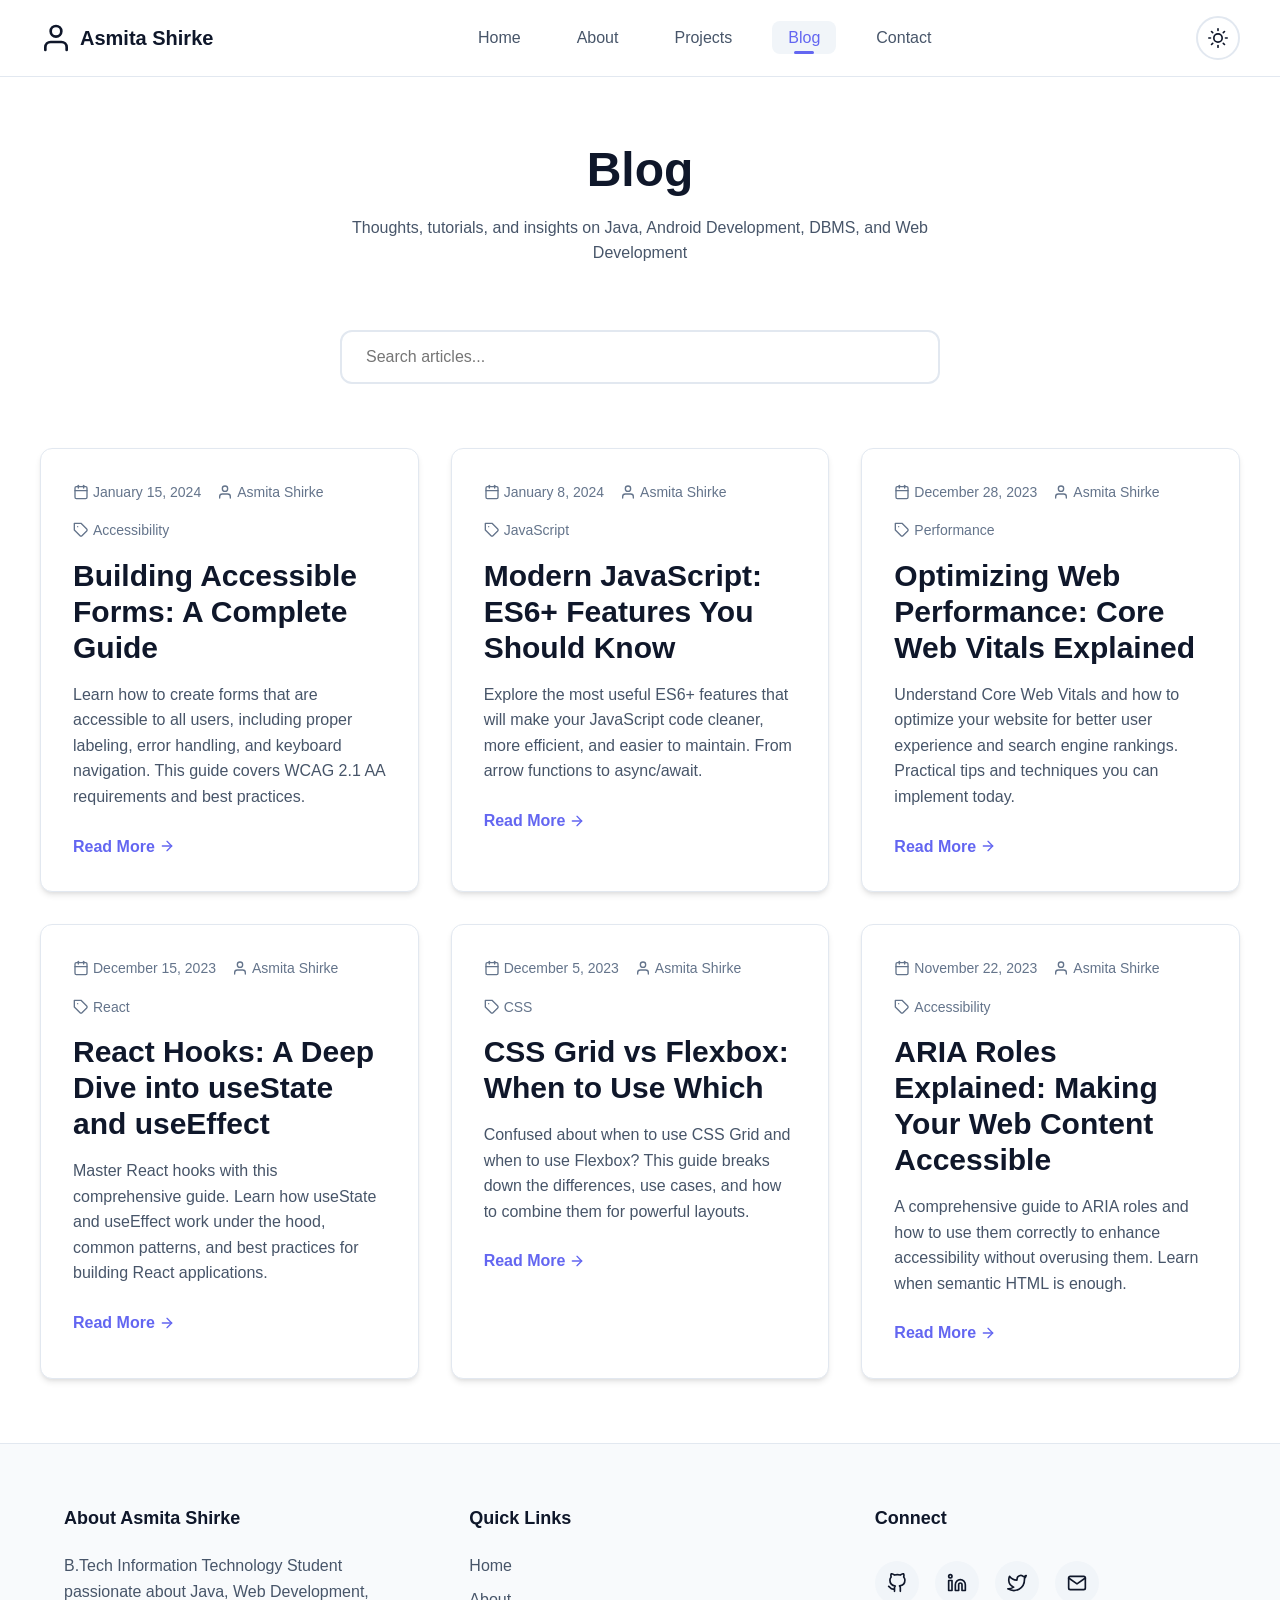
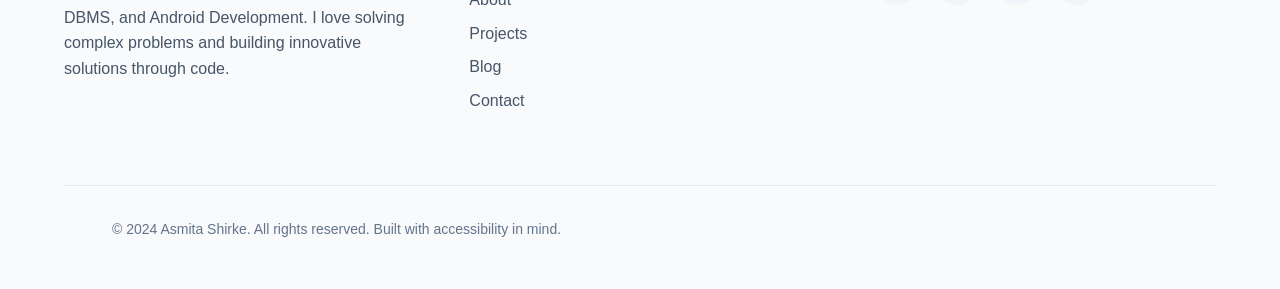
<file: Portfolio/blog.html>
<!DOCTYPE html>
<html lang="en">
<head>
    <meta charset="UTF-8">
    <meta name="viewport" content="width=device-width, initial-scale=1.0">
    <meta name="description" content="Read Asmita Shirke's blog about Java programming, Android development, database management systems, web development, and problem-solving in DSA.">
    <meta name="keywords" content="Asmita Shirke, blog, Java, Android Development, DBMS, DSA, Web Development, PHP, programming tutorials">
    <meta name="author" content="Asmita Shirke">
    <meta name="robots" content="index, follow">
    <meta name="theme-color" content="#2563eb">
    
    <!-- Open Graph Meta Tags -->
    <meta property="og:title" content="Blog - Asmita Shirke">
    <meta property="og:description" content="Read Asmita Shirke's blog about Java programming, Android development, database management systems, web development, and problem-solving in DSA.">
    <meta property="og:image" content="https://example.com/og-blog.jpg">
    <meta property="og:type" content="website">
    <meta property="og:url" content="https://example.com/blog.html">
    <meta property="og:site_name" content="Asmita Shirke Portfolio">
    
    <!-- Twitter Card Meta Tags -->
    <meta name="twitter:card" content="summary_large_image">
    <meta name="twitter:title" content="Blog - Asmita Shirke">
    <meta name="twitter:description" content="Read Asmita Shirke's blog about Java programming, Android development, database management systems, web development, and problem-solving in DSA.">
    <meta name="twitter:image" content="https://example.com/twitter-blog.jpg">
    
    <!-- Canonical URL -->
    <link rel="canonical" href="https://example.com/blog.html">
    
    <title>Blog - Asmita Shirke</title>
    
    <!-- Favicon -->
    <link rel="icon" type="image/svg+xml" href="data:image/svg+xml,<svg xmlns='http://www.w3.org/2000/svg' viewBox='0 0 100 100'><text y='.9em' font-size='90'>👨‍💻</text></svg>">
    
    <!-- Stylesheet -->
    <link rel="stylesheet" href="style.css">
</head>
<body>
    <!-- Skip to Content Link for Accessibility -->
    <a href="#main-content" class="skip-to-content">Skip to main content</a>
    
    <!-- Header with Navigation -->
    <header class="site-header" role="banner">
        <div class="container header-inner">
            <a href="index.html" class="logo" aria-label="Asmita Shirke - Home">
                <svg width="32" height="32" viewBox="0 0 24 24" fill="none" stroke="currentColor" stroke-width="2" stroke-linecap="round" stroke-linejoin="round" aria-hidden="true">
                    <path d="M20 21v-2a4 4 0 0 0-4-4H8a4 4 0 0 0-4 4v2"></path>
                    <circle cx="12" cy="7" r="4"></circle>
                </svg>
                <span>Asmita Shirke</span>
            </a>
            
            <nav class="main-nav" role="navigation" aria-label="Main navigation">
                <ul class="nav-list">
                    <li><a href="index.html" class="nav-link">Home</a></li>
                    <li><a href="about.html" class="nav-link">About</a></li>
                    <li><a href="projects.html" class="nav-link">Projects</a></li>
                    <li><a href="blog.html" class="nav-link" aria-current="page">Blog</a></li>
                    <li><a href="contact.html" class="nav-link">Contact</a></li>
                </ul>
            </nav>
            
            <button class="theme-toggle" aria-label="Toggle dark mode" aria-pressed="false">
                <svg class="sun-icon" viewBox="0 0 24 24" fill="none" stroke="currentColor" stroke-width="2" stroke-linecap="round" stroke-linejoin="round" aria-hidden="true">
                    <circle cx="12" cy="12" r="5"></circle>
                    <line x1="12" y1="1" x2="12" y2="3"></line>
                    <line x1="12" y1="21" x2="12" y2="23"></line>
                    <line x1="4.22" y1="4.22" x2="5.64" y2="5.64"></line>
                    <line x1="18.36" y1="18.36" x2="19.78" y2="19.78"></line>
                    <line x1="1" y1="12" x2="3" y2="12"></line>
                    <line x1="21" y1="12" x2="23" y2="12"></line>
                    <line x1="4.22" y1="19.78" x2="5.64" y2="18.36"></line>
                    <line x1="18.36" y1="5.64" x2="19.78" y2="4.22"></line>
                </svg>
                <svg class="moon-icon" viewBox="0 0 24 24" fill="none" stroke="currentColor" stroke-width="2" stroke-linecap="round" stroke-linejoin="round" aria-hidden="true">
                    <path d="M21 12.79A9 9 0 1 1 11.21 3 7 7 0 0 0 21 12.79z"></path>
                </svg>
            </button>
            
            <button class="menu-toggle" aria-label="Open menu" aria-expanded="false" aria-controls="main-nav">
                <span class="hamburger"></span>
            </button>
        </div>
    </header>
    
    <!-- Main Content -->
    <main id="main-content" role="main">
        <section class="container" style="padding: var(--spacing-3xl) 0;" aria-labelledby="blog-heading">
            <header class="section-header">
                <h1 id="blog-heading">Blog</h1>
                <p>Thoughts, tutorials, and insights on Java, Android Development, DBMS, and Web Development</p>
            </header>
            
            <!-- Search -->
            <div class="blog-search">
                <label for="blog-search" class="sr-only">Search articles</label>
                <input 
                    type="search" 
                    id="blog-search" 
                    class="search-input" 
                    placeholder="Search articles..."
                    aria-label="Search articles"
                >
            </div>
            
            <!-- Blog Grid -->
            <div class="blog-grid">
                <article class="blog-card" data-category="accessibility">
                    <div class="blog-content">
                        <div class="blog-meta">
                            <span>
                                <svg width="16" height="16" viewBox="0 0 24 24" fill="none" stroke="currentColor" stroke-width="2" stroke-linecap="round" stroke-linejoin="round" aria-hidden="true">
                                    <rect x="3" y="4" width="18" height="18" rx="2" ry="2"></rect>
                                    <line x1="16" y1="2" x2="16" y2="6"></line>
                                    <line x1="8" y1="2" x2="8" y2="6"></line>
                                    <line x1="3" y1="10" x2="21" y2="10"></line>
                                </svg>
                                January 15, 2024
                            </span>
                            <span>
                                <svg width="16" height="16" viewBox="0 0 24 24" fill="none" stroke="currentColor" stroke-width="2" stroke-linecap="round" stroke-linejoin="round" aria-hidden="true">
                                    <path d="M20 21v-2a4 4 0 0 0-4-4H8a4 4 0 0 0-4 4v2"></path>
                                    <circle cx="12" cy="7" r="4"></circle>
                                </svg>
                                Asmita Shirke
                            </span>
                            <span>
                                <svg width="16" height="16" viewBox="0 0 24 24" fill="none" stroke="currentColor" stroke-width="2" stroke-linecap="round" stroke-linejoin="round" aria-hidden="true">
                                    <path d="M20.59 13.41l-7.17 7.17a2 2 0 0 1-2.83 0L2 12V2h10l8.59 8.59a2 2 0 0 1 0 2.82z"></path>
                                    <line x1="7" y1="7" x2="7.01" y2="7"></line>
                                </svg>
                                Accessibility
                            </span>
                        </div>
                        <h3>Building Accessible Forms: A Complete Guide</h3>
                        <p>
                            Learn how to create forms that are accessible to all users, including proper labeling, 
                            error handling, and keyboard navigation. This guide covers WCAG 2.1 AA requirements 
                            and best practices.
                        </p>
                        <a href="#" class="read-more" aria-label="Read Building Accessible Forms: A Complete Guide">
                            Read More
                            <svg width="16" height="16" viewBox="0 0 24 24" fill="none" stroke="currentColor" stroke-width="2" stroke-linecap="round" stroke-linejoin="round" aria-hidden="true">
                                <line x1="5" y1="12" x2="19" y2="12"></line>
                                <polyline points="12 5 19 12 12 19"></polyline>
                            </svg>
                        </a>
                    </div>
                </article>
                
                <article class="blog-card" data-category="javascript">
                    <div class="blog-content">
                        <div class="blog-meta">
                            <span>
                                <svg width="16" height="16" viewBox="0 0 24 24" fill="none" stroke="currentColor" stroke-width="2" stroke-linecap="round" stroke-linejoin="round" aria-hidden="true">
                                    <rect x="3" y="4" width="18" height="18" rx="2" ry="2"></rect>
                                    <line x1="16" y1="2" x2="16" y2="6"></line>
                                    <line x1="8" y1="2" x2="8" y2="6"></line>
                                    <line x1="3" y1="10" x2="21" y2="10"></line>
                                </svg>
                                January 8, 2024
                            </span>
                            <span>
                                <svg width="16" height="16" viewBox="0 0 24 24" fill="none" stroke="currentColor" stroke-width="2" stroke-linecap="round" stroke-linejoin="round" aria-hidden="true">
                                    <path d="M20 21v-2a4 4 0 0 0-4-4H8a4 4 0 0 0-4 4v2"></path>
                                    <circle cx="12" cy="7" r="4"></circle>
                                </svg>
                                Asmita Shirke
                            </span>
                            <span>
                                <svg width="16" height="16" viewBox="0 0 24 24" fill="none" stroke="currentColor" stroke-width="2" stroke-linecap="round" stroke-linejoin="round" aria-hidden="true">
                                    <path d="M20.59 13.41l-7.17 7.17a2 2 0 0 1-2.83 0L2 12V2h10l8.59 8.59a2 2 0 0 1 0 2.82z"></path>
                                    <line x1="7" y1="7" x2="7.01" y2="7"></line>
                                </svg>
                                JavaScript
                            </span>
                        </div>
                        <h3>Modern JavaScript: ES6+ Features You Should Know</h3>
                        <p>
                            Explore the most useful ES6+ features that will make your JavaScript code cleaner, 
                            more efficient, and easier to maintain. From arrow functions to async/await.
                        </p>
                        <a href="#" class="read-more" aria-label="Read Modern JavaScript: ES6+ Features You Should Know">
                            Read More
                            <svg width="16" height="16" viewBox="0 0 24 24" fill="none" stroke="currentColor" stroke-width="2" stroke-linecap="round" stroke-linejoin="round" aria-hidden="true">
                                <line x1="5" y1="12" x2="19" y2="12"></line>
                                <polyline points="12 5 19 12 12 19"></polyline>
                            </svg>
                        </a>
                    </div>
                </article>
                
                <article class="blog-card" data-category="performance">
                    <div class="blog-content">
                        <div class="blog-meta">
                            <span>
                                <svg width="16" height="16" viewBox="0 0 24 24" fill="none" stroke="currentColor" stroke-width="2" stroke-linecap="round" stroke-linejoin="round" aria-hidden="true">
                                    <rect x="3" y="4" width="18" height="18" rx="2" ry="2"></rect>
                                    <line x1="16" y1="2" x2="16" y2="6"></line>
                                    <line x1="8" y1="2" x2="8" y2="6"></line>
                                    <line x1="3" y1="10" x2="21" y2="10"></line>
                                </svg>
                                December 28, 2023
                            </span>
                            <span>
                                <svg width="16" height="16" viewBox="0 0 24 24" fill="none" stroke="currentColor" stroke-width="2" stroke-linecap="round" stroke-linejoin="round" aria-hidden="true">
                                    <path d="M20 21v-2a4 4 0 0 0-4-4H8a4 4 0 0 0-4 4v2"></path>
                                    <circle cx="12" cy="7" r="4"></circle>
                                </svg>
                                Asmita Shirke
                            </span>
                            <span>
                                <svg width="16" height="16" viewBox="0 0 24 24" fill="none" stroke="currentColor" stroke-width="2" stroke-linecap="round" stroke-linejoin="round" aria-hidden="true">
                                    <path d="M20.59 13.41l-7.17 7.17a2 2 0 0 1-2.83 0L2 12V2h10l8.59 8.59a2 2 0 0 1 0 2.82z"></path>
                                    <line x1="7" y1="7" x2="7.01" y2="7"></line>
                                </svg>
                                Performance
                            </span>
                        </div>
                        <h3>Optimizing Web Performance: Core Web Vitals Explained</h3>
                        <p>
                            Understand Core Web Vitals and how to optimize your website for better user experience 
                            and search engine rankings. Practical tips and techniques you can implement today.
                        </p>
                        <a href="#" class="read-more" aria-label="Read Optimizing Web Performance: Core Web Vitals Explained">
                            Read More
                            <svg width="16" height="16" viewBox="0 0 24 24" fill="none" stroke="currentColor" stroke-width="2" stroke-linecap="round" stroke-linejoin="round" aria-hidden="true">
                                <line x1="5" y1="12" x2="19" y2="12"></line>
                                <polyline points="12 5 19 12 12 19"></polyline>
                            </svg>
                        </a>
                    </div>
                </article>
                
                <article class="blog-card" data-category="react">
                    <div class="blog-content">
                        <div class="blog-meta">
                            <span>
                                <svg width="16" height="16" viewBox="0 0 24 24" fill="none" stroke="currentColor" stroke-width="2" stroke-linecap="round" stroke-linejoin="round" aria-hidden="true">
                                    <rect x="3" y="4" width="18" height="18" rx="2" ry="2"></rect>
                                    <line x1="16" y1="2" x2="16" y2="6"></line>
                                    <line x1="8" y1="2" x2="8" y2="6"></line>
                                    <line x1="3" y1="10" x2="21" y2="10"></line>
                                </svg>
                                December 15, 2023
                            </span>
                            <span>
                                <svg width="16" height="16" viewBox="0 0 24 24" fill="none" stroke="currentColor" stroke-width="2" stroke-linecap="round" stroke-linejoin="round" aria-hidden="true">
                                    <path d="M20 21v-2a4 4 0 0 0-4-4H8a4 4 0 0 0-4 4v2"></path>
                                    <circle cx="12" cy="7" r="4"></circle>
                                </svg>
                                Asmita Shirke
                            </span>
                            <span>
                                <svg width="16" height="16" viewBox="0 0 24 24" fill="none" stroke="currentColor" stroke-width="2" stroke-linecap="round" stroke-linejoin="round" aria-hidden="true">
                                    <path d="M20.59 13.41l-7.17 7.17a2 2 0 0 1-2.83 0L2 12V2h10l8.59 8.59a2 2 0 0 1 0 2.82z"></path>
                                    <line x1="7" y1="7" x2="7.01" y2="7"></line>
                                </svg>
                                React
                            </span>
                        </div>
                        <h3>React Hooks: A Deep Dive into useState and useEffect</h3>
                        <p>
                            Master React hooks with this comprehensive guide. Learn how useState and useEffect work 
                            under the hood, common patterns, and best practices for building React applications.
                        </p>
                        <a href="#" class="read-more" aria-label="Read React Hooks: A Deep Dive into useState and useEffect">
                            Read More
                            <svg width="16" height="16" viewBox="0 0 24 24" fill="none" stroke="currentColor" stroke-width="2" stroke-linecap="round" stroke-linejoin="round" aria-hidden="true">
                                <line x1="5" y1="12" x2="19" y2="12"></line>
                                <polyline points="12 5 19 12 12 19"></polyline>
                            </svg>
                        </a>
                    </div>
                </article>
                
                <article class="blog-card" data-category="css">
                    <div class="blog-content">
                        <div class="blog-meta">
                            <span>
                                <svg width="16" height="16" viewBox="0 0 24 24" fill="none" stroke="currentColor" stroke-width="2" stroke-linecap="round" stroke-linejoin="round" aria-hidden="true">
                                    <rect x="3" y="4" width="18" height="18" rx="2" ry="2"></rect>
                                    <line x1="16" y1="2" x2="16" y2="6"></line>
                                    <line x1="8" y1="2" x2="8" y2="6"></line>
                                    <line x1="3" y1="10" x2="21" y2="10"></line>
                                </svg>
                                December 5, 2023
                            </span>
                            <span>
                                <svg width="16" height="16" viewBox="0 0 24 24" fill="none" stroke="currentColor" stroke-width="2" stroke-linecap="round" stroke-linejoin="round" aria-hidden="true">
                                    <path d="M20 21v-2a4 4 0 0 0-4-4H8a4 4 0 0 0-4 4v2"></path>
                                    <circle cx="12" cy="7" r="4"></circle>
                                </svg>
                                Asmita Shirke
                            </span>
                            <span>
                                <svg width="16" height="16" viewBox="0 0 24 24" fill="none" stroke="currentColor" stroke-width="2" stroke-linecap="round" stroke-linejoin="round" aria-hidden="true">
                                    <path d="M20.59 13.41l-7.17 7.17a2 2 0 0 1-2.83 0L2 12V2h10l8.59 8.59a2 2 0 0 1 0 2.82z"></path>
                                    <line x1="7" y1="7" x2="7.01" y2="7"></line>
                                </svg>
                                CSS
                            </span>
                        </div>
                        <h3>CSS Grid vs Flexbox: When to Use Which</h3>
                        <p>
                            Confused about when to use CSS Grid and when to use Flexbox? This guide breaks down 
                            the differences, use cases, and how to combine them for powerful layouts.
                        </p>
                        <a href="#" class="read-more" aria-label="Read CSS Grid vs Flexbox: When to Use Which">
                            Read More
                            <svg width="16" height="16" viewBox="0 0 24 24" fill="none" stroke="currentColor" stroke-width="2" stroke-linecap="round" stroke-linejoin="round" aria-hidden="true">
                                <line x1="5" y1="12" x2="19" y2="12"></line>
                                <polyline points="12 5 19 12 12 19"></polyline>
                            </svg>
                        </a>
                    </div>
                </article>
                
                <article class="blog-card" data-category="accessibility">
                    <div class="blog-content">
                        <div class="blog-meta">
                            <span>
                                <svg width="16" height="16" viewBox="0 0 24 24" fill="none" stroke="currentColor" stroke-width="2" stroke-linecap="round" stroke-linejoin="round" aria-hidden="true">
                                    <rect x="3" y="4" width="18" height="18" rx="2" ry="2"></rect>
                                    <line x1="16" y1="2" x2="16" y2="6"></line>
                                    <line x1="8" y1="2" x2="8" y2="6"></line>
                                    <line x1="3" y1="10" x2="21" y2="10"></line>
                                </svg>
                                November 22, 2023
                            </span>
                            <span>
                                <svg width="16" height="16" viewBox="0 0 24 24" fill="none" stroke="currentColor" stroke-width="2" stroke-linecap="round" stroke-linejoin="round" aria-hidden="true">
                                    <path d="M20 21v-2a4 4 0 0 0-4-4H8a4 4 0 0 0-4 4v2"></path>
                                    <circle cx="12" cy="7" r="4"></circle>
                                </svg>
                                Asmita Shirke
                            </span>
                            <span>
                                <svg width="16" height="16" viewBox="0 0 24 24" fill="none" stroke="currentColor" stroke-width="2" stroke-linecap="round" stroke-linejoin="round" aria-hidden="true">
                                    <path d="M20.59 13.41l-7.17 7.17a2 2 0 0 1-2.83 0L2 12V2h10l8.59 8.59a2 2 0 0 1 0 2.82z"></path>
                                    <line x1="7" y1="7" x2="7.01" y2="7"></line>
                                </svg>
                                Accessibility
                            </span>
                        </div>
                        <h3>ARIA Roles Explained: Making Your Web Content Accessible</h3>
                        <p>
                            A comprehensive guide to ARIA roles and how to use them correctly to enhance 
                            accessibility without overusing them. Learn when semantic HTML is enough.
                        </p>
                        <a href="#" class="read-more" aria-label="Read ARIA Roles Explained: Making Your Web Content Accessible">
                            Read More
                            <svg width="16" height="16" viewBox="0 0 24 24" fill="none" stroke="currentColor" stroke-width="2" stroke-linecap="round" stroke-linejoin="round" aria-hidden="true">
                                <line x1="5" y1="12" x2="19" y2="12"></line>
                                <polyline points="12 5 19 12 12 19"></polyline>
                            </svg>
                        </a>
                    </div>
                </article>
            </div>
        </section>
    </main>
    
    <!-- Footer -->
    <footer class="site-footer" role="contentinfo">
        <div class="container">
            <div class="footer-content">
                <div class="footer-section">
                    <h3>About Asmita Shirke</h3>
                    <p>
                        B.Tech Information Technology Student passionate about Java, Web Development, 
                        DBMS, and Android Development. I love solving complex problems and building 
                        innovative solutions through code.
                    </p>
                </div>
                
                <div class="footer-section">
                    <h3>Quick Links</h3>
                    <ul class="footer-links">
                        <li><a href="index.html">Home</a></li>
                        <li><a href="about.html">About</a></li>
                        <li><a href="projects.html">Projects</a></li>
                        <li><a href="blog.html">Blog</a></li>
                        <li><a href="contact.html">Contact</a></li>
                    </ul>
                </div>
                
                <div class="footer-section">
                    <h3>Connect</h3>
                    <div class="social-links">
                        <a href="#" class="social-link" aria-label="GitHub Profile">
                            <svg viewBox="0 0 24 24" fill="none" stroke="currentColor" stroke-width="2" stroke-linecap="round" stroke-linejoin="round" aria-hidden="true">
                                <path d="M9 19c-5 1.5-5-2.5-7-3m14 6v-3.87a3.37 3.37 0 0 0-.94-2.61c3.14-.35 6.44-1.54 6.44-7A5.44 5.44 0 0 0 20 4.77 5.07 5.07 0 0 0 19.91 1S18.73.65 16 2.48a13.38 13.38 0 0 0-7 0C6.27.65 5.09 1 5.09 1A5.07 5.07 0 0 0 5 4.77a5.44 5.44 0 0 0-1.5 3.78c0 5.42 3.3 6.61 6.44 7A3.37 3.37 0 0 0 9 18.13V22"></path>
                            </svg>
                        </a>
                        <a href="#" class="social-link" aria-label="LinkedIn Profile">
                            <svg viewBox="0 0 24 24" fill="none" stroke="currentColor" stroke-width="2" stroke-linecap="round" stroke-linejoin="round" aria-hidden="true">
                                <path d="M16 8a6 6 0 0 1 6 6v7h-4v-7a2 2 0 0 0-2-2 2 2 0 0 0-2 2v7h-4v-7a6 6 0 0 1 6-6z"></path>
                                <rect x="2" y="9" width="4" height="12"></rect>
                                <circle cx="4" cy="4" r="2"></circle>
                            </svg>
                        </a>
                        <a href="#" class="social-link" aria-label="Twitter Profile">
                            <svg viewBox="0 0 24 24" fill="none" stroke="currentColor" stroke-width="2" stroke-linecap="round" stroke-linejoin="round" aria-hidden="true">
                                <path d="M23 3a10.9 10.9 0 0 1-3.14 1.53 4.48 4.48 0 0 0-7.86 3v1A10.66 10.66 0 0 1 3 4s-4 9 5 13a11.64 11.64 0 0 1-7 2c9 5 20 0 20-11.5a4.5 4.5 0 0 0-.08-.83A7.72 7.72 0 0 0 23 3z"></path>
                            </svg>
                        </a>
                        <a href="#" class="social-link" aria-label="Email Contact">
                            <svg viewBox="0 0 24 24" fill="none" stroke="currentColor" stroke-width="2" stroke-linecap="round" stroke-linejoin="round" aria-hidden="true">
                                <path d="M4 4h16c1.1 0 2 .9 2 2v12c0 1.1-.9 2-2 2H4c-1.1 0-2-.9-2-2V6c0-1.1.9-2 2-2z"></path>
                                <polyline points="22,6 12,13 2,6"></polyline>
                            </svg>
                        </a>
                    </div>
                </div>
            </div>
            
            <div class="footer-bottom">
                <p>&copy; 2024 Asmita Shirke. All rights reserved. Built with accessibility in mind.</p>
            </div>
        </div>
    </footer>
    
    <!-- Back to Top Button -->
    <button class="back-to-top" aria-label="Back to top">
        <svg viewBox="0 0 24 24" fill="none" stroke="currentColor" stroke-width="2" stroke-linecap="round" stroke-linejoin="round" aria-hidden="true">
            <polyline points="18 15 12 9 6 15"></polyline>
        </svg>
    </button>
    
    <!-- JavaScript -->
    <script src="script.js"></script>
</body>
</html>
</file>
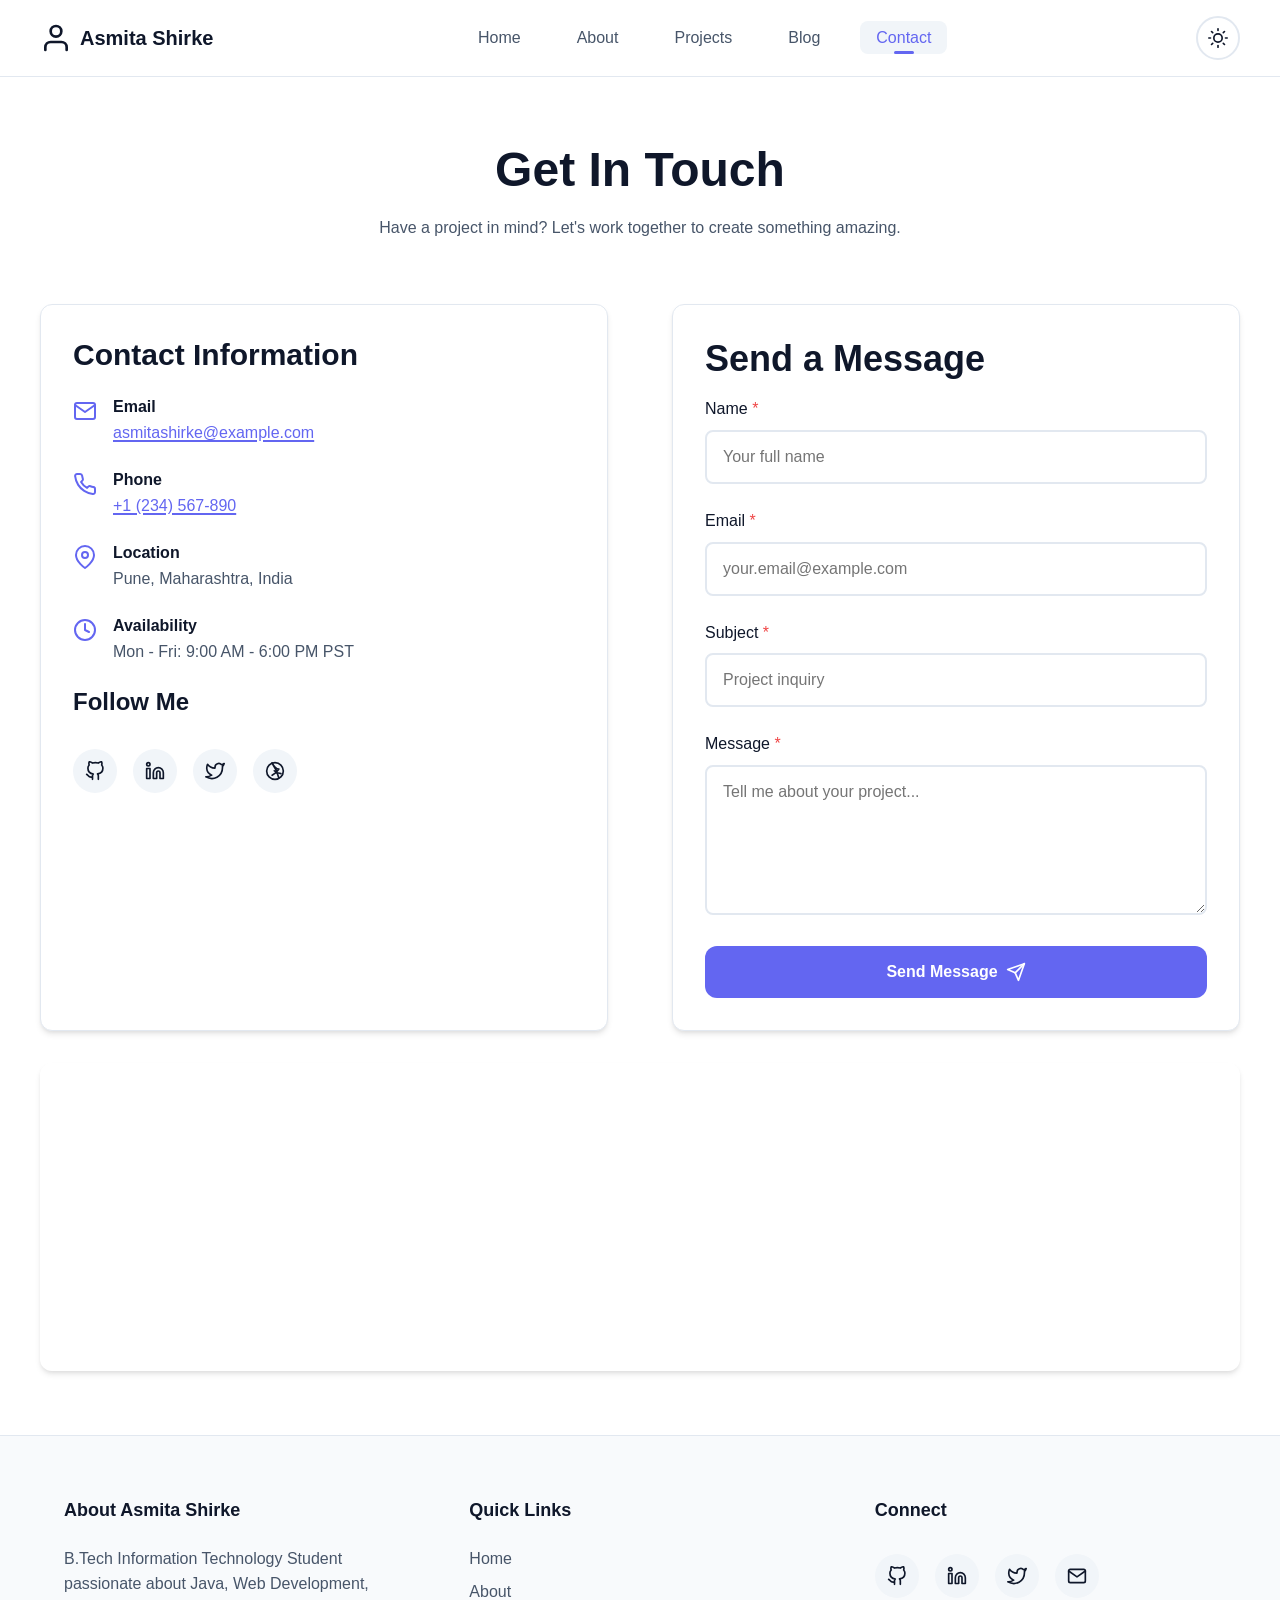
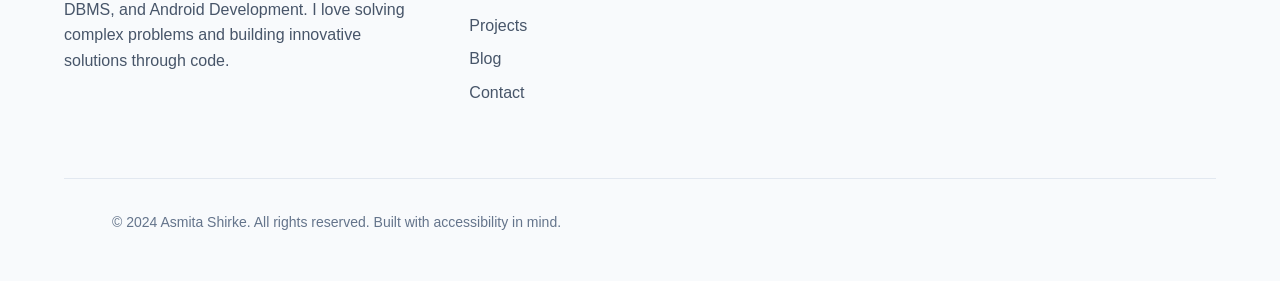
<file: Portfolio/contact.html>
<!DOCTYPE html>
<html lang="en">
<head>
    <meta charset="UTF-8">
    <meta name="viewport" content="width=device-width, initial-scale=1.0">
    <meta name="description" content="Get in touch with Asmita Shirke - B.Tech IT Student. Contact for Android development, web development, Java projects, and collaboration opportunities.">
    <meta name="keywords" content="Asmita Shirke, contact, email, Android Development, Java, Web Development, B.Tech IT, hire, collaboration">
    <meta name="author" content="Asmita Shirke">
    <meta name="robots" content="index, follow">
    <meta name="theme-color" content="#2563eb">
    
    <!-- Open Graph Meta Tags -->
    <meta property="og:title" content="Contact Asmita Shirke - Get In Touch">
    <meta property="og:description" content="Get in touch with Asmita Shirke for Android development, web development, Java projects, and collaboration opportunities.">
    <meta property="og:image" content="https://example.com/og-contact.jpg">
    <meta property="og:type" content="website">
    <meta property="og:url" content="https://example.com/contact.html">
    <meta property="og:site_name" content="Asmita Shirke Portfolio">
    
    <!-- Twitter Card Meta Tags -->
    <meta name="twitter:card" content="summary_large_image">
    <meta name="twitter:title" content="Contact Asmita Shirke - Get In Touch">
    <meta name="twitter:description" content="Get in touch with Asmita Shirke for Android development, web development, Java projects, and collaboration opportunities.">
    <meta name="twitter:image" content="https://example.com/twitter-contact.jpg">
    
    <!-- Canonical URL -->
    <link rel="canonical" href="https://example.com/contact.html">
    
    <title>Contact Asmita Shirke - Get In Touch</title>
    
    <!-- Favicon -->
    <link rel="icon" type="image/svg+xml" href="data:image/svg+xml,<svg xmlns='http://www.w3.org/2000/svg' viewBox='0 0 100 100'><text y='.9em' font-size='90'>👨‍💻</text></svg>">
    
    <!-- Stylesheet -->
    <link rel="stylesheet" href="style.css">
</head>
<body>
    <!-- Skip to Content Link for Accessibility -->
    <a href="#main-content" class="skip-to-content">Skip to main content</a>
    
    <!-- Header with Navigation -->
    <header class="site-header" role="banner">
        <div class="container header-inner">
            <a href="index.html" class="logo" aria-label="Asmita Shirke - Home">
                <svg width="32" height="32" viewBox="0 0 24 24" fill="none" stroke="currentColor" stroke-width="2" stroke-linecap="round" stroke-linejoin="round" aria-hidden="true">
                    <path d="M20 21v-2a4 4 0 0 0-4-4H8a4 4 0 0 0-4 4v2"></path>
                    <circle cx="12" cy="7" r="4"></circle>
                </svg>
                <span>Asmita Shirke</span>
            </a>
            
            <nav class="main-nav" role="navigation" aria-label="Main navigation">
                <ul class="nav-list">
                    <li><a href="index.html" class="nav-link">Home</a></li>
                    <li><a href="about.html" class="nav-link">About</a></li>
                    <li><a href="projects.html" class="nav-link">Projects</a></li>
                    <li><a href="blog.html" class="nav-link">Blog</a></li>
                    <li><a href="contact.html" class="nav-link" aria-current="page">Contact</a></li>
                </ul>
            </nav>
            
            <button class="theme-toggle" aria-label="Toggle dark mode" aria-pressed="false">
                <svg class="sun-icon" viewBox="0 0 24 24" fill="none" stroke="currentColor" stroke-width="2" stroke-linecap="round" stroke-linejoin="round" aria-hidden="true">
                    <circle cx="12" cy="12" r="5"></circle>
                    <line x1="12" y1="1" x2="12" y2="3"></line>
                    <line x1="12" y1="21" x2="12" y2="23"></line>
                    <line x1="4.22" y1="4.22" x2="5.64" y2="5.64"></line>
                    <line x1="18.36" y1="18.36" x2="19.78" y2="19.78"></line>
                    <line x1="1" y1="12" x2="3" y2="12"></line>
                    <line x1="21" y1="12" x2="23" y2="12"></line>
                    <line x1="4.22" y1="19.78" x2="5.64" y2="18.36"></line>
                    <line x1="18.36" y1="5.64" x2="19.78" y2="4.22"></line>
                </svg>
                <svg class="moon-icon" viewBox="0 0 24 24" fill="none" stroke="currentColor" stroke-width="2" stroke-linecap="round" stroke-linejoin="round" aria-hidden="true">
                    <path d="M21 12.79A9 9 0 1 1 11.21 3 7 7 0 0 0 21 12.79z"></path>
                </svg>
            </button>
            
            <button class="menu-toggle" aria-label="Open menu" aria-expanded="false" aria-controls="main-nav">
                <span class="hamburger"></span>
            </button>
        </div>
    </header>
    
    <!-- Main Content -->
    <main id="main-content" role="main">
        <section class="container" style="padding: var(--spacing-3xl) 0;" aria-labelledby="contact-heading">
            <header class="section-header">
                <h1 id="contact-heading">Get In Touch</h1>
                <p>Have a project in mind? Let's work together to create something amazing.</p>
            </header>
            
            <div class="contact-grid">
                <!-- Contact Information -->
                <aside class="contact-info" aria-label="Contact information">
                    <h3>Contact Information</h3>
                    
                    <div class="contact-item">
                        <svg viewBox="0 0 24 24" fill="none" stroke="currentColor" stroke-width="2" stroke-linecap="round" stroke-linejoin="round" aria-hidden="true">
                            <path d="M4 4h16c1.1 0 2 .9 2 2v12c0 1.1-.9 2-2 2H4c-1.1 0-2-.9-2-2V6c0-1.1.9-2 2-2z"></path>
                            <polyline points="22,6 12,13 2,6"></polyline>
                        </svg>
                        <div>
                            <h4>Email</h4>
                            <p>
                                <a href="mailto:asmitashirke@example.com" aria-label="Send email to asmitashirke@example.com">
                                    asmitashirke@example.com
                                </a>
                            </p>
                        </div>
                    </div>
                    
                    <div class="contact-item">
                        <svg viewBox="0 0 24 24" fill="none" stroke="currentColor" stroke-width="2" stroke-linecap="round" stroke-linejoin="round" aria-hidden="true">
                            <path d="M22 16.92v3a2 2 0 0 1-2.18 2 19.79 19.79 0 0 1-8.63-3.07 19.5 19.5 0 0 1-6-6 19.79 19.79 0 0 1-3.07-8.67A2 2 0 0 1 4.11 2h3a2 2 0 0 1 2 1.72 12.84 12.84 0 0 0 .7 2.81 2 2 0 0 1-.45 2.11L8.09 9.91a16 16 0 0 0 6 6l1.27-1.27a2 2 0 0 1 2.11-.45 12.84 12.84 0 0 0 2.81.7A2 2 0 0 1 22 16.92z"></path>
                        </svg>
                        <div>
                            <h4>Phone</h4>
                            <p>
                                <a href="tel:+1234567890" aria-label="Call +1 (234) 567-890">
                                    +1 (234) 567-890
                                </a>
                            </p>
                        </div>
                    </div>
                    
                    <div class="contact-item">
                        <svg viewBox="0 0 24 24" fill="none" stroke="currentColor" stroke-width="2" stroke-linecap="round" stroke-linejoin="round" aria-hidden="true">
                            <path d="M21 10c0 7-9 13-9 13s-9-6-9-13a9 9 0 0 1 18 0z"></path>
                            <circle cx="12" cy="10" r="3"></circle>
                        </svg>
                        <div>
                            <h4>Location</h4>
                            <p>Pune, Maharashtra, India</p>
                        </div>
                    </div>
                    
                    <div class="contact-item">
                        <svg viewBox="0 0 24 24" fill="none" stroke="currentColor" stroke-width="2" stroke-linecap="round" stroke-linejoin="round" aria-hidden="true">
                            <circle cx="12" cy="12" r="10"></circle>
                            <polyline points="12 6 12 12 16 14"></polyline>
                        </svg>
                        <div>
                            <h4>Availability</h4>
                            <p>Mon - Fri: 9:00 AM - 6:00 PM PST</p>
                        </div>
                    </div>
                    
                    <!-- Social Links -->
                    <div>
                        <h4>Follow Me</h4>
                        <div class="social-links">
                            <a href="#" class="social-link" aria-label="GitHub Profile">
                                <svg viewBox="0 0 24 24" fill="none" stroke="currentColor" stroke-width="2" stroke-linecap="round" stroke-linejoin="round" aria-hidden="true">
                                    <path d="M9 19c-5 1.5-5-2.5-7-3m14 6v-3.87a3.37 3.37 0 0 0-.94-2.61c3.14-.35 6.44-1.54 6.44-7A5.44 5.44 0 0 0 20 4.77 5.07 5.07 0 0 0 19.91 1S18.73.65 16 2.48a13.38 13.38 0 0 0-7 0C6.27.65 5.09 1 5.09 1A5.07 5.07 0 0 0 5 4.77a5.44 5.44 0 0 0-1.5 3.78c0 5.42 3.3 6.61 6.44 7A3.37 3.37 0 0 0 9 18.13V22"></path>
                                </svg>
                            </a>
                            <a href="#" class="social-link" aria-label="LinkedIn Profile">
                                <svg viewBox="0 0 24 24" fill="none" stroke="currentColor" stroke-width="2" stroke-linecap="round" stroke-linejoin="round" aria-hidden="true">
                                    <path d="M16 8a6 6 0 0 1 6 6v7h-4v-7a2 2 0 0 0-2-2 2 2 0 0 0-2 2v7h-4v-7a6 6 0 0 1 6-6z"></path>
                                    <rect x="2" y="9" width="4" height="12"></rect>
                                    <circle cx="4" cy="4" r="2"></circle>
                                </svg>
                            </a>
                            <a href="#" class="social-link" aria-label="Twitter Profile">
                                <svg viewBox="0 0 24 24" fill="none" stroke="currentColor" stroke-width="2" stroke-linecap="round" stroke-linejoin="round" aria-hidden="true">
                                    <path d="M23 3a10.9 10.9 0 0 1-3.14 1.53 4.48 4.48 0 0 0-7.86 3v1A10.66 10.66 0 0 1 3 4s-4 9 5 13a11.64 11.64 0 0 1-7 2c9 5 20 0 20-11.5a4.5 4.5 0 0 0-.08-.83A7.72 7.72 0 0 0 23 3z"></path>
                                </svg>
                            </a>
                            <a href="#" class="social-link" aria-label="Dribbble Profile">
                                <svg viewBox="0 0 24 24" fill="none" stroke="currentColor" stroke-width="2" stroke-linecap="round" stroke-linejoin="round" aria-hidden="true">
                                    <circle cx="12" cy="12" r="10"></circle>
                                    <path d="M8.56 2.75c4.37 6.03 6.02 9.42 8.03 17.72m2.54-5.38c-3.72-.38-6.44-1.67-8.03-3.35m-2.54 5.38c3.72-2.25 6.44-4.5 8.03-7.5m-8.03-7.5c2.25 4.5 4.5 7.5 8.03 7.5"></path>
                                </svg>
                            </a>
                        </div>
                    </div>
                </aside>
                
                <!-- Contact Form -->
                <form class="contact-form" action="#" method="POST" novalidate aria-labelledby="form-heading">
                    <h2 id="form-heading">Send a Message</h2>
                    
                    <div class="form-group">
                        <label for="name" class="form-label">
                            Name <span class="required" aria-label="required">*</span>
                        </label>
                        <input 
                            type="text" 
                            id="name" 
                            name="name" 
                            class="form-input" 
                            placeholder="Your full name"
                            required
                            aria-describedby="name-error"
                            autocomplete="name"
                        >
                        <span id="name-error" class="error-message" role="alert"></span>
                    </div>
                    
                    <div class="form-group">
                        <label for="email" class="form-label">
                            Email <span class="required" aria-label="required">*</span>
                        </label>
                        <input 
                            type="email" 
                            id="email" 
                            name="email" 
                            class="form-input" 
                            placeholder="your.email@example.com"
                            required
                            aria-describedby="email-error"
                            autocomplete="email"
                        >
                        <span id="email-error" class="error-message" role="alert"></span>
                    </div>
                    
                    <div class="form-group">
                        <label for="subject" class="form-label">
                            Subject <span class="required" aria-label="required">*</span>
                        </label>
                        <input 
                            type="text" 
                            id="subject" 
                            name="subject" 
                            class="form-input" 
                            placeholder="Project inquiry"
                            required
                            aria-describedby="subject-error"
                            autocomplete="organization"
                        >
                        <span id="subject-error" class="error-message" role="alert"></span>
                    </div>
                    
                    <div class="form-group">
                        <label for="message" class="form-label">
                            Message <span class="required" aria-label="required">*</span>
                        </label>
                        <textarea 
                            id="message" 
                            name="message" 
                            class="form-textarea" 
                            placeholder="Tell me about your project..."
                            required
                            aria-describedby="message-error"
                        ></textarea>
                        <span id="message-error" class="error-message" role="alert"></span>
                    </div>
                    
                    <button type="submit" class="btn btn-primary form-submit">
                        Send Message
                        <svg width="20" height="20" viewBox="0 0 24 24" fill="none" stroke="currentColor" stroke-width="2" stroke-linecap="round" stroke-linejoin="round" aria-hidden="true">
                            <line x1="22" y1="2" x2="11" y2="13"></line>
                            <polygon points="22 2 15 22 11 13 2 9 22 2"></polygon>
                        </svg>
                    </button>
                </form>
            </div>
            
            <!-- Google Map -->
            <div class="map-container">
                <iframe 
                    src="https://www.google.com/maps/embed?pb=!1m18!1m12!1m3!1d3783.279434726798!2d73.85674331477568!3d18.5167260873899!2m3!1f0!2f0!3f0!3m2!1i1024!2i768!4f13.1!3m3!1m2!1s0x3bc2c0556886888d%3A0x6b7f0e8c7e8e8e8e!2sPune%2C%20Maharashtra!5e0!3m2!1sen!2sin!4v1635959481234!5m2!1sen!2sin" 
                    title="Location map of Pune, Maharashtra, India"
                    loading="lazy"
                    allowfullscreen
                    referrerpolicy="no-referrer-when-downgrade"
                ></iframe>
            </div>
        </section>
    </main>
    
    <!-- Footer -->
    <footer class="site-footer" role="contentinfo">
        <div class="container">
            <div class="footer-content">
                <div class="footer-section">
                    <h3>About Asmita Shirke</h3>
                    <p>
                        B.Tech Information Technology Student passionate about Java, Web Development, 
                        DBMS, and Android Development. I love solving complex problems and building 
                        innovative solutions through code.
                    </p>
                </div>
                
                <div class="footer-section">
                    <h3>Quick Links</h3>
                    <ul class="footer-links">
                        <li><a href="index.html">Home</a></li>
                        <li><a href="about.html">About</a></li>
                        <li><a href="projects.html">Projects</a></li>
                        <li><a href="blog.html">Blog</a></li>
                        <li><a href="contact.html">Contact</a></li>
                    </ul>
                </div>
                
                <div class="footer-section">
                    <h3>Connect</h3>
                    <div class="social-links">
                        <a href="#" class="social-link" aria-label="GitHub Profile">
                            <svg viewBox="0 0 24 24" fill="none" stroke="currentColor" stroke-width="2" stroke-linecap="round" stroke-linejoin="round" aria-hidden="true">
                                <path d="M9 19c-5 1.5-5-2.5-7-3m14 6v-3.87a3.37 3.37 0 0 0-.94-2.61c3.14-.35 6.44-1.54 6.44-7A5.44 5.44 0 0 0 20 4.77 5.07 5.07 0 0 0 19.91 1S18.73.65 16 2.48a13.38 13.38 0 0 0-7 0C6.27.65 5.09 1 5.09 1A5.07 5.07 0 0 0 5 4.77a5.44 5.44 0 0 0-1.5 3.78c0 5.42 3.3 6.61 6.44 7A3.37 3.37 0 0 0 9 18.13V22"></path>
                            </svg>
                        </a>
                        <a href="#" class="social-link" aria-label="LinkedIn Profile">
                            <svg viewBox="0 0 24 24" fill="none" stroke="currentColor" stroke-width="2" stroke-linecap="round" stroke-linejoin="round" aria-hidden="true">
                                <path d="M16 8a6 6 0 0 1 6 6v7h-4v-7a2 2 0 0 0-2-2 2 2 0 0 0-2 2v7h-4v-7a6 6 0 0 1 6-6z"></path>
                                <rect x="2" y="9" width="4" height="12"></rect>
                                <circle cx="4" cy="4" r="2"></circle>
                            </svg>
                        </a>
                        <a href="#" class="social-link" aria-label="Twitter Profile">
                            <svg viewBox="0 0 24 24" fill="none" stroke="currentColor" stroke-width="2" stroke-linecap="round" stroke-linejoin="round" aria-hidden="true">
                                <path d="M23 3a10.9 10.9 0 0 1-3.14 1.53 4.48 4.48 0 0 0-7.86 3v1A10.66 10.66 0 0 1 3 4s-4 9 5 13a11.64 11.64 0 0 1-7 2c9 5 20 0 20-11.5a4.5 4.5 0 0 0-.08-.83A7.72 7.72 0 0 0 23 3z"></path>
                            </svg>
                        </a>
                        <a href="#" class="social-link" aria-label="Email Contact">
                            <svg viewBox="0 0 24 24" fill="none" stroke="currentColor" stroke-width="2" stroke-linecap="round" stroke-linejoin="round" aria-hidden="true">
                                <path d="M4 4h16c1.1 0 2 .9 2 2v12c0 1.1-.9 2-2 2H4c-1.1 0-2-.9-2-2V6c0-1.1.9-2 2-2z"></path>
                                <polyline points="22,6 12,13 2,6"></polyline>
                            </svg>
                        </a>
                    </div>
                </div>
            </div>
            
            <div class="footer-bottom">
                <p>&copy; 2024 Asmita Shirke. All rights reserved. Built with accessibility in mind.</p>
            </div>
        </div>
    </footer>
    
    <!-- Back to Top Button -->
    <button class="back-to-top" aria-label="Back to top">
        <svg viewBox="0 0 24 24" fill="none" stroke="currentColor" stroke-width="2" stroke-linecap="round" stroke-linejoin="round" aria-hidden="true">
            <polyline points="18 15 12 9 6 15"></polyline>
        </svg>
    </button>
    
    <!-- JavaScript -->
    <script src="script.js"></script>
</body>
</html>
</file>
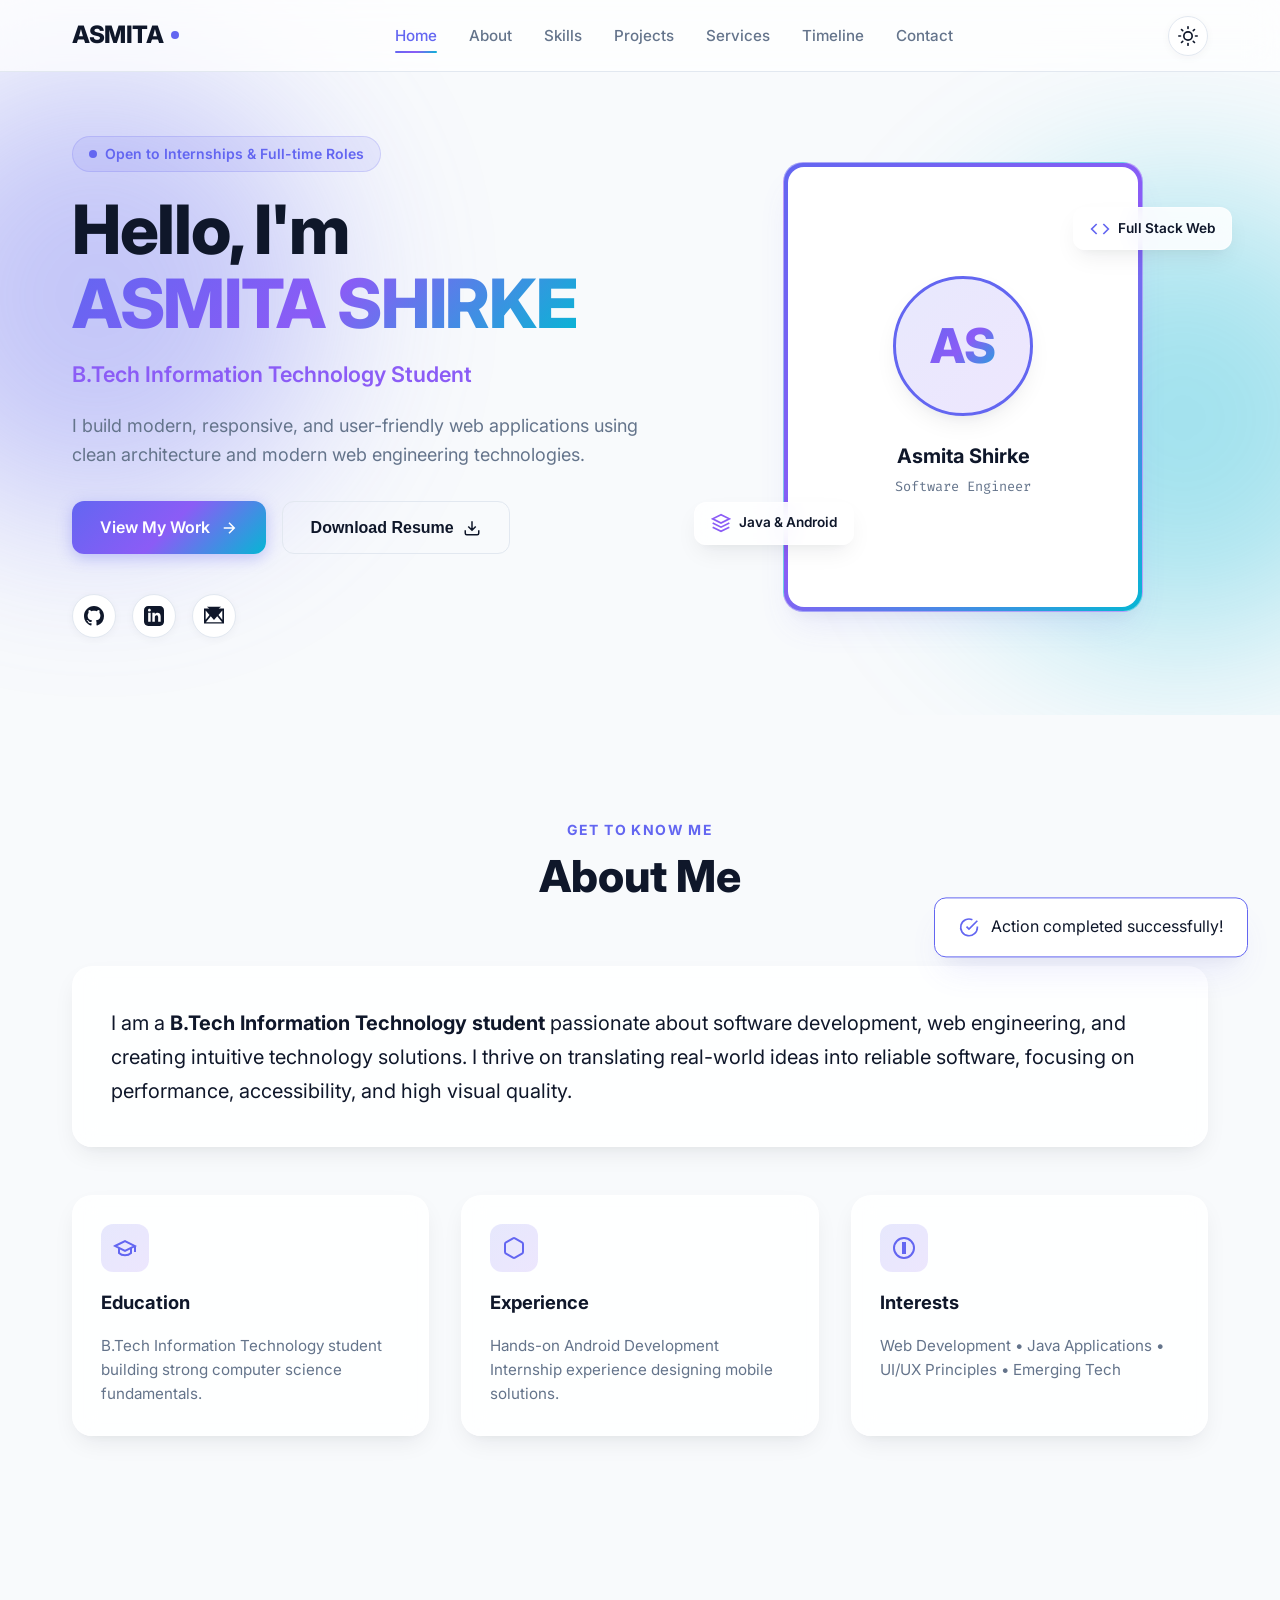
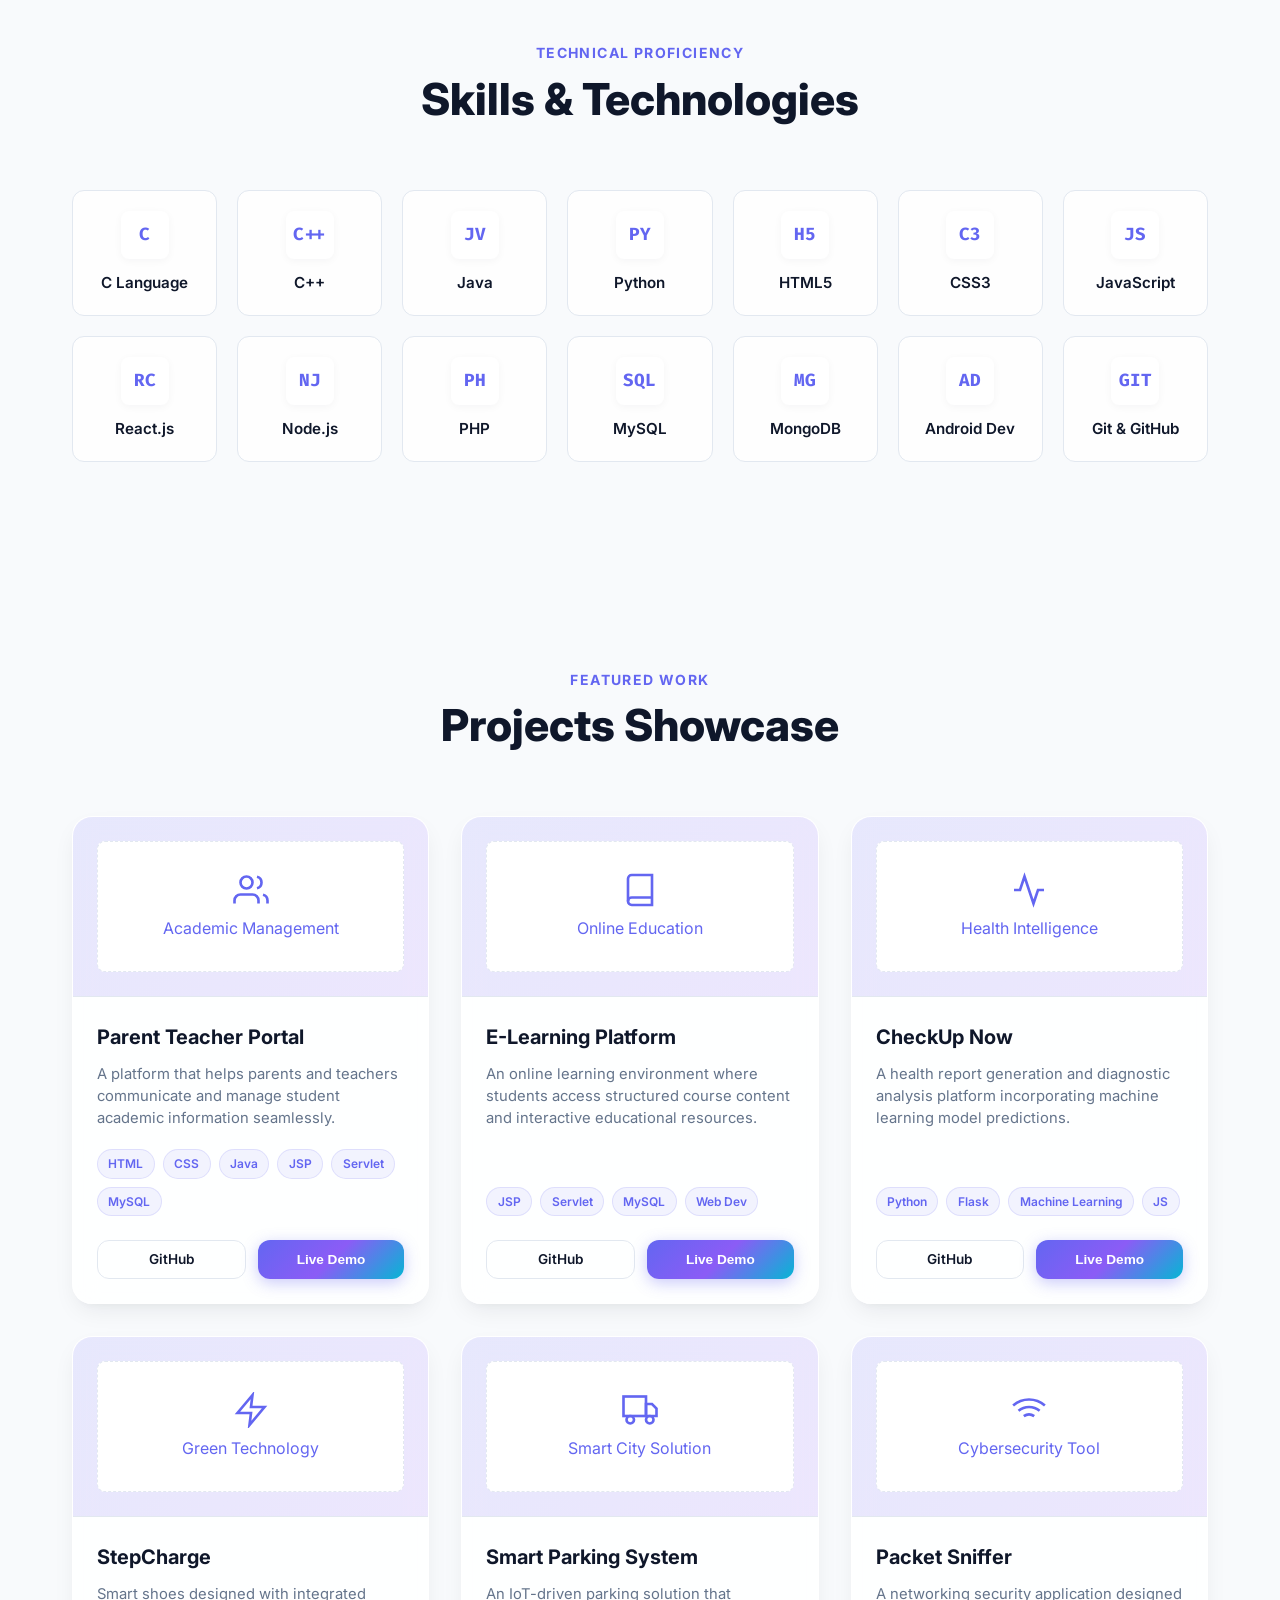
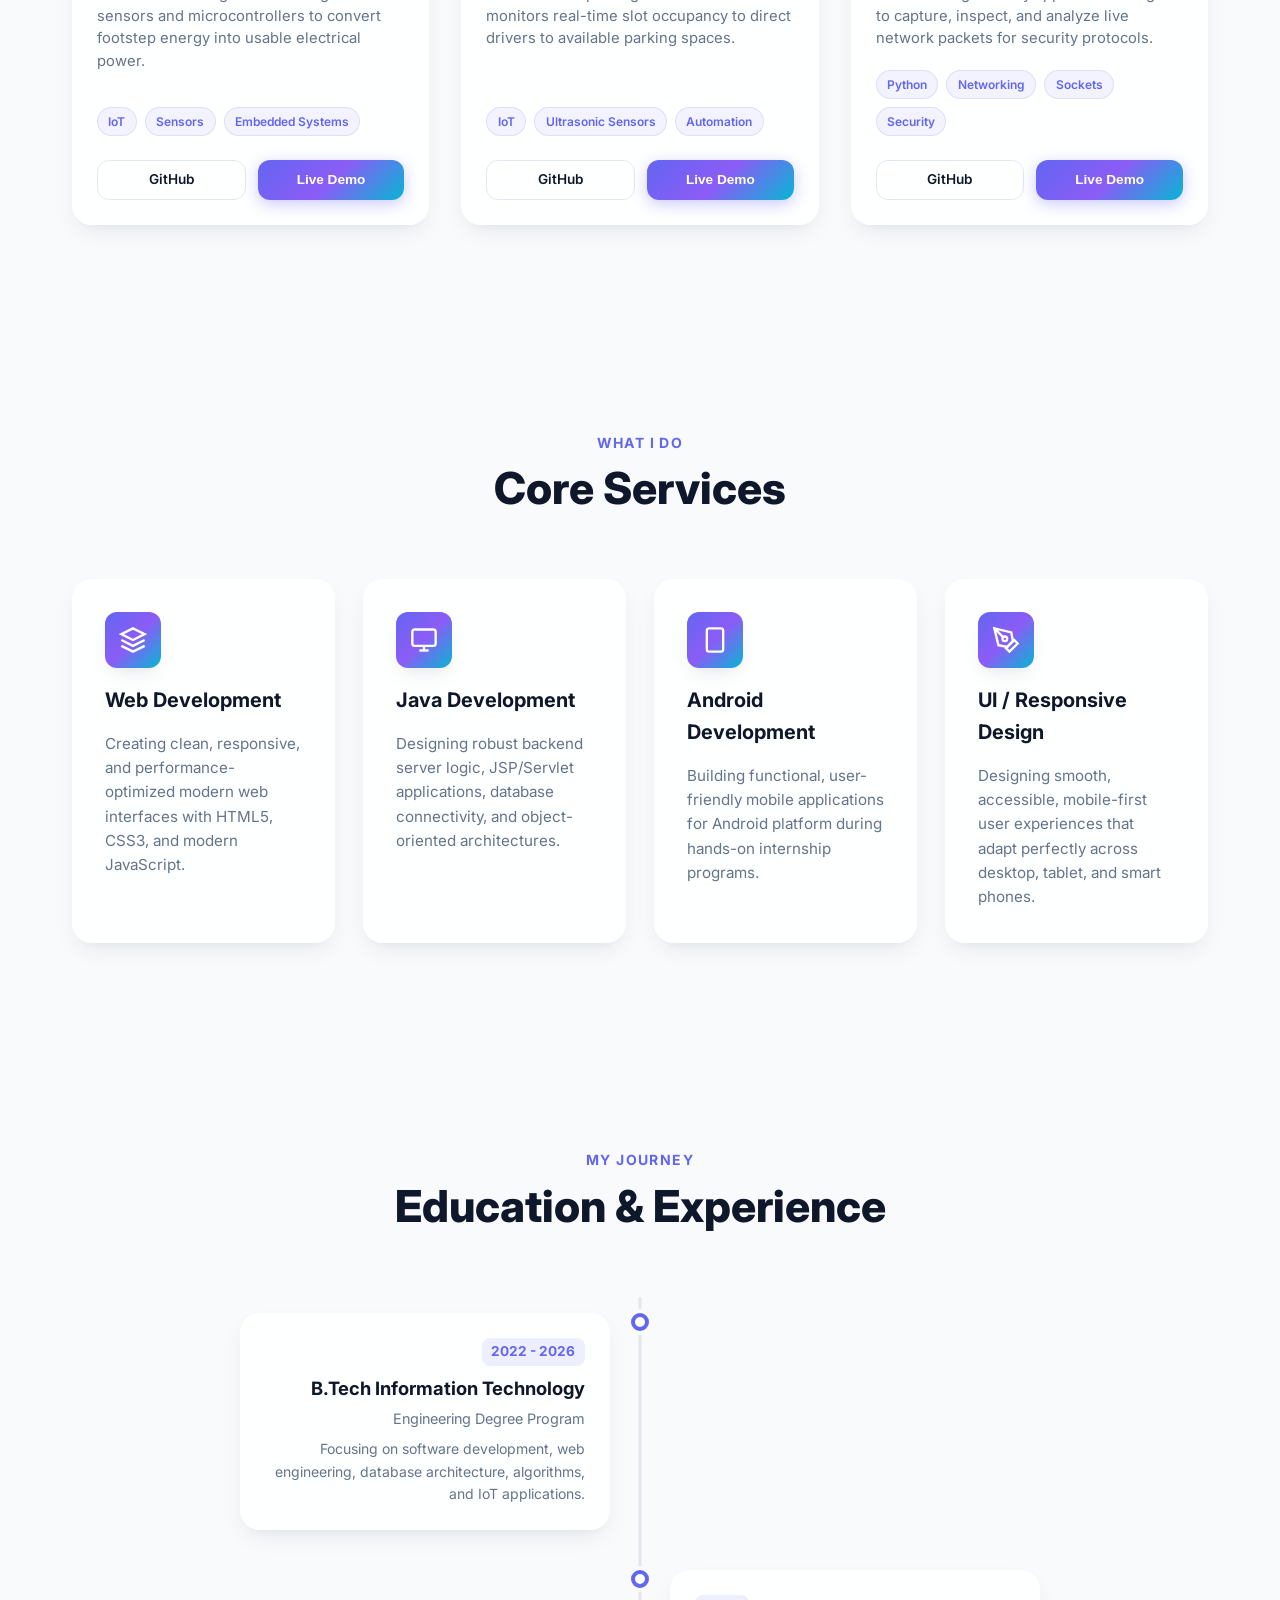
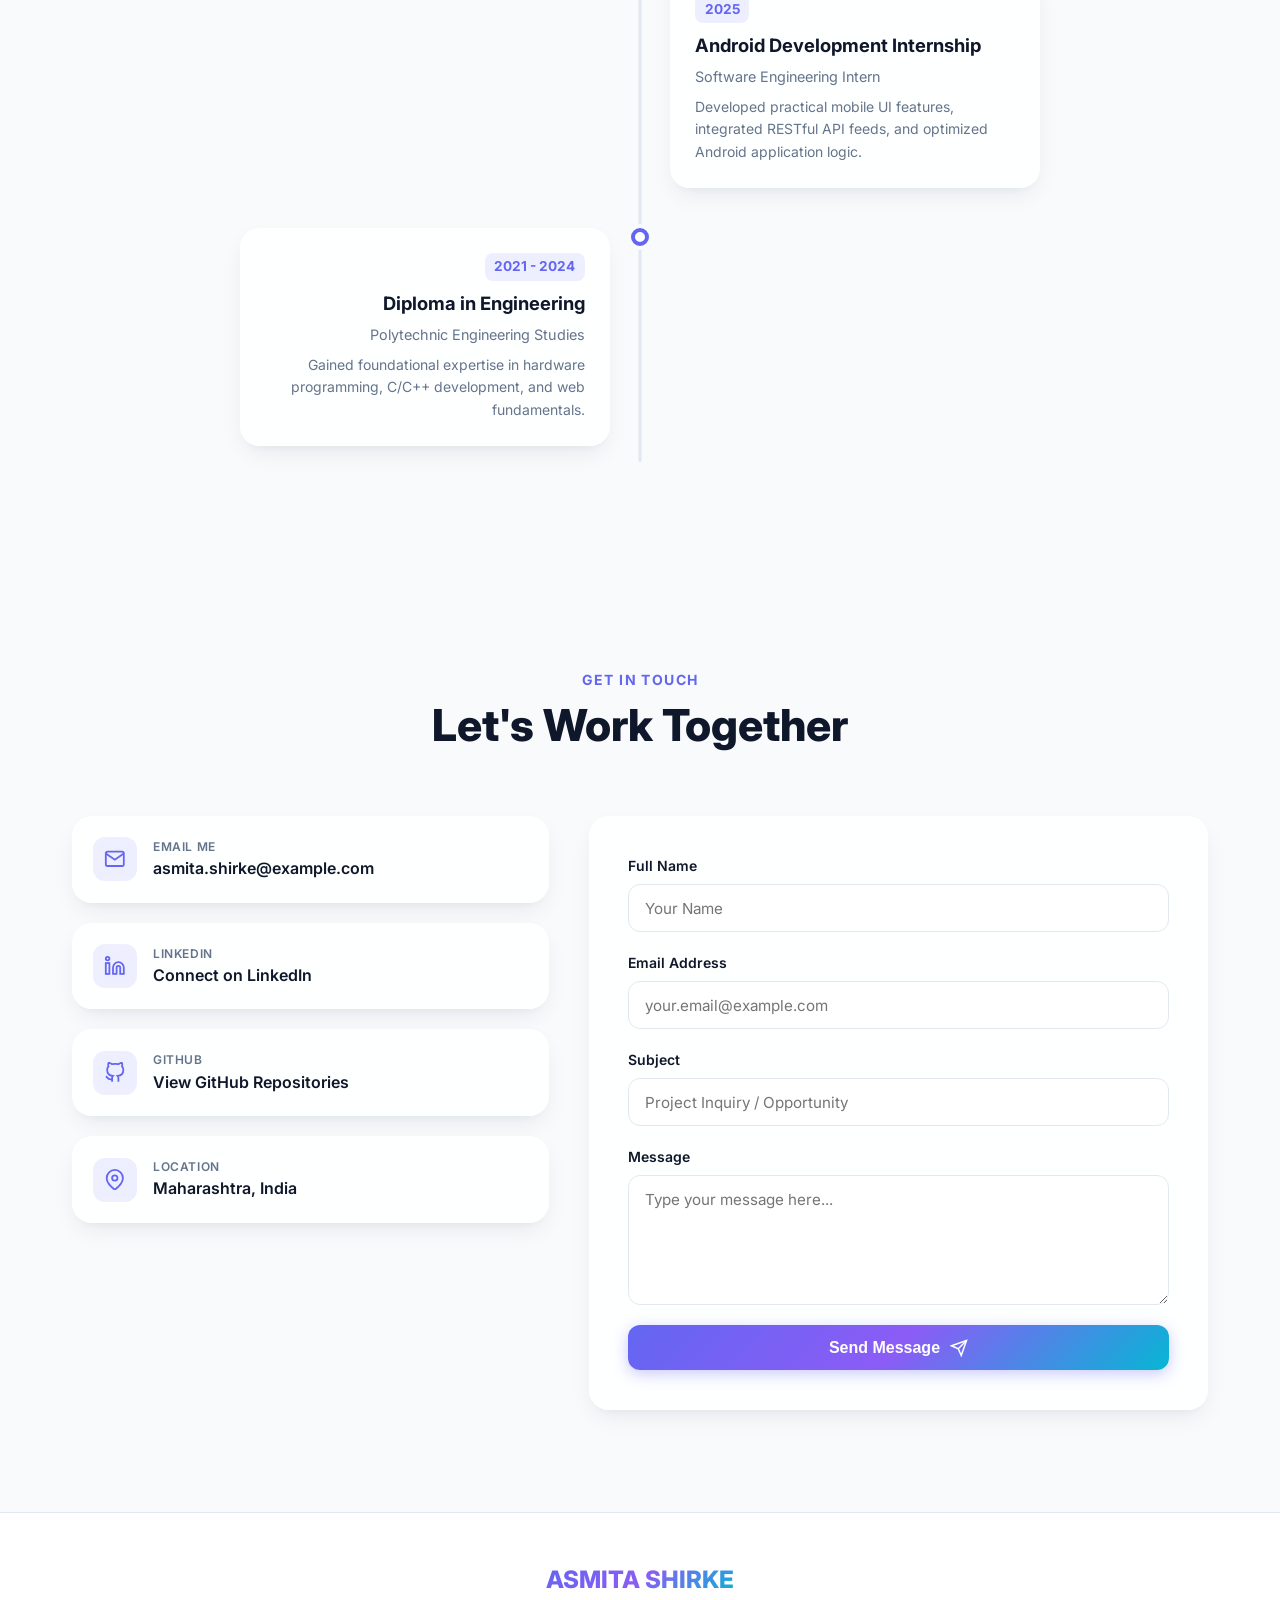
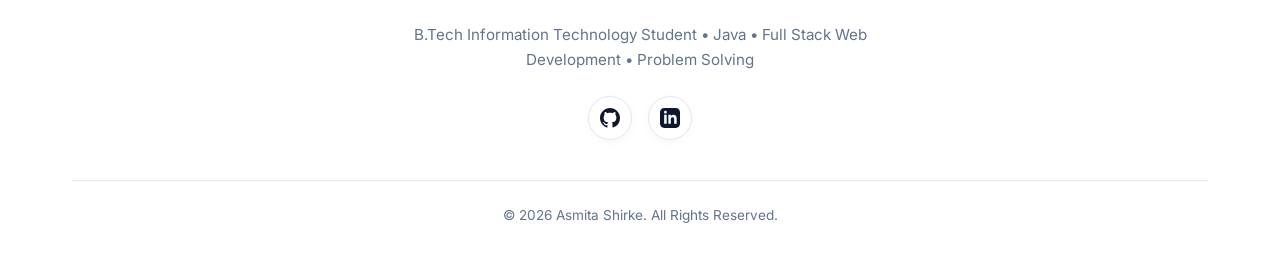
<file: Portfolio2/asmita_shirke_portfolio.html>
<!DOCTYPE html>
<html lang="en" data-theme="light">
<head>
    <meta charset="UTF-8">
    <meta name="viewport" content="width=device-width, initial-scale=1.0">
    <meta name="description" content="Portfolio of Asmita Shirke - B.Tech Information Technology Student, Java & Full Stack Web Developer.">
    <title>Asmita Shirke | B.Tech IT Portfolio</title>
    
    <!-- Google Fonts for Modern Typography -->
    <link rel="preconnect" href="https://fonts.googleapis.com">
    <link rel="preconnect" href="https://fonts.gstatic.com" crossorigin>
    <link href="https://fonts.googleapis.com/css2?family=Inter:wght@300;400;500;600;700;800&family=Fira+Code:wght@400;500&display=swap" rel="stylesheet">

    <style>
        :root {
            /* Brand Color Palette */
            --primary-color: #6366f1;
            --primary-hover: #4f46e5;
            --secondary-color: #8b5cf6;
            --accent-color: #06b6d4;
            --gradient-primary: linear-gradient(135deg, #6366f1 0%, #8b5cf6 50%, #06b6d4 100%);
            --gradient-glow: linear-gradient(135deg, rgba(99, 102, 241, 0.15), rgba(139, 92, 246, 0.15));

            /* Light Theme Palette */
            --background-color: #f8fafc;
            --surface-color: #ffffff;
            --surface-hover: #f1f5f9;
            --card-bg: rgba(255, 255, 255, 0.85);
            --text-color: #0f172a;
            --muted-text: #64748b;
            --border-color: #e2e8f0;
            --glass-bg: rgba(255, 255, 255, 0.7);
            --glass-border: rgba(255, 255, 255, 0.4);

            /* Shadows & Depth */
            --shadow-sm: 0 2px 8px rgba(15, 23, 42, 0.04);
            --shadow-md: 0 10px 25px -5px rgba(15, 23, 42, 0.08), 0 8px 10px -6px rgba(15, 23, 42, 0.04);
            --shadow-lg: 0 20px 35px -10px rgba(99, 102, 241, 0.12), 0 10px 15px -5px rgba(15, 23, 42, 0.04);

            /* Geometry & Timing */
            --radius-sm: 0.5rem;
            --radius-md: 0.75rem;
            --radius-lg: 1.25rem;
            --radius-full: 9999px;
            --transition-fast: 0.2s cubic-bezier(0.4, 0, 0.2, 1);
            --transition-normal: 0.3s cubic-bezier(0.4, 0, 0.2, 1);
            --transition-bounce: 0.5s cubic-bezier(0.34, 1.56, 0.64, 1);

            /* Container Widths */
            --container-max: 1200px;
            --header-height: 4.5rem;
        }

        [data-theme="dark"] {
            --background-color: #090d16;
            --surface-color: #111827;
            --surface-hover: #1f2937;
            --card-bg: rgba(17, 24, 39, 0.75);
            --text-color: #f8fafc;
            --muted-text: #94a3b8;
            --border-color: #1f2937;
            --glass-bg: rgba(17, 24, 39, 0.75);
            --glass-border: rgba(255, 255, 255, 0.08);

            --shadow-sm: 0 2px 8px rgba(0, 0, 0, 0.3);
            --shadow-md: 0 10px 25px -5px rgba(0, 0, 0, 0.5);
            --shadow-lg: 0 20px 35px -10px rgba(99, 102, 241, 0.25);
        }

        *, *::before, *::after {
            box-sizing: border-box;
            margin: 0;
            padding: 0;
        }

        html {
            scroll-behavior: smooth;
            font-size: 100%;
        }

        body {
            font-family: 'Inter', -apple-system, BlinkMacSystemFont, 'Segoe UI', Roboto, sans-serif;
            background-color: var(--background-color);
            color: var(--text-color);
            line-height: 1.6;
            transition: background-color var(--transition-normal), color var(--transition-normal);
            overflow-x: hidden;
        }

        /* Focus outline accessibility */
        :focus-visible {
            outline: 2px solid var(--primary-color);
            outline-offset: 4px;
        }

        a {
            color: inherit;
            text-decoration: none;
        }

        ul {
            list-style: none;
        }

        img, svg {
            max-width: 100%;
            height: auto;
            display: block;
        }

        ::-webkit-scrollbar {
            width: 10px;
        }
        ::-webkit-scrollbar-track {
            background: var(--background-color);
        }
        ::-webkit-scrollbar-thumb {
            background: var(--muted-text);
            border-radius: var(--radius-full);
            border: 3px solid var(--background-color);
        }
        ::-webkit-scrollbar-thumb:hover {
            background: var(--primary-color);
        }

        .container {
            width: 100%;
            max-width: var(--container-max);
            margin-left: auto;
            margin-right: auto;
            padding-left: clamp(1rem, 4vw, 2rem);
            padding-right: clamp(1rem, 4vw, 2rem);
        }

        .section {
            padding-top: clamp(4rem, 8vw, 7rem);
            padding-bottom: clamp(4rem, 8vw, 7rem);
        }

        .section-header {
            text-align: center;
            max-width: 650px;
            margin: 0 auto clamp(2.5rem, 5vw, 4rem);
        }

        .section-subtitle {
            display: inline-block;
            font-size: 0.875rem;
            font-weight: 700;
            text-transform: uppercase;
            letter-spacing: 0.1em;
            color: var(--primary-color);
            margin-bottom: 0.5rem;
        }

        .section-title {
            font-size: clamp(1.875rem, 4vw, 2.75rem);
            font-weight: 800;
            line-height: 1.2;
            color: var(--text-color);
        }

        .gradient-text {
            background: var(--gradient-primary);
            -webkit-background-clip: text;
            -webkit-text-fill-color: transparent;
            display: inline-block;
        }

        .glass-card {
            background: var(--card-bg);
            backdrop-filter: blur(12px);
            -webkit-backdrop-filter: blur(12px);
            border: 1px solid var(--glass-border);
            border-radius: var(--radius-lg);
            box-shadow: var(--shadow-md);
            transition: transform var(--transition-normal), box-shadow var(--transition-normal), border-color var(--transition-normal);
        }

        .glass-card:hover {
            transform: translateY(-5px);
            box-shadow: var(--shadow-lg);
            border-color: rgba(99, 102, 241, 0.3);
        }

        .site-header {
            position: fixed;
            top: 0;
            left: 0;
            width: 100%;
            height: var(--header-height);
            z-index: 1000;
            background: var(--glass-bg);
            backdrop-filter: blur(16px);
            -webkit-backdrop-filter: blur(16px);
            border-bottom: 1px solid var(--border-color);
            transition: background-color var(--transition-normal), border-color var(--transition-normal);
        }

        .nav-container {
            display: flex;
            align-items: center;
            justify-content: space-between;
            height: 100%;
        }

        .logo {
            font-size: 1.5rem;
            font-weight: 800;
            letter-spacing: -0.02em;
            display: flex;
            align-items: center;
            gap: 0.5rem;
        }

        .logo-dot {
            width: 8px;
            height: 8px;
            background: var(--primary-color);
            border-radius: 50%;
            display: inline-block;
        }

        .nav-menu {
            display: flex;
            align-items: center;
            gap: 2rem;
        }

        .nav-link {
            font-size: 0.95rem;
            font-weight: 500;
            color: var(--muted-text);
            position: relative;
            padding: 0.5rem 0;
            transition: color var(--transition-fast);
        }

        .nav-link:hover, .nav-link.active {
            color: var(--primary-color);
        }

        .nav-link::after {
            content: '';
            position: absolute;
            bottom: 0;
            left: 0;
            width: 0%;
            height: 2px;
            background: var(--gradient-primary);
            transition: width var(--transition-fast);
            border-radius: var(--radius-full);
        }

        .nav-link:hover::after, .nav-link.active::after {
            width: 100%;
        }

        .nav-actions {
            display: flex;
            align-items: center;
            gap: 1rem;
        }

        .theme-toggle-btn {
            background: var(--surface-color);
            border: 1px solid var(--border-color);
            color: var(--text-color);
            width: 2.5rem;
            height: 2.5rem;
            border-radius: 50%;
            display: flex;
            align-items: center;
            justify-content: center;
            cursor: pointer;
            transition: transform var(--transition-bounce), background-color var(--transition-fast);
            box-shadow: var(--shadow-sm);
        }

        .theme-toggle-btn:hover {
            transform: scale(1.1) rotate(12deg);
            border-color: var(--primary-color);
        }

        .theme-toggle-btn svg {
            width: 1.25rem;
            height: 1.25rem;
            fill: none;
            stroke: currentColor;
            stroke-width: 2;
            stroke-linecap: round;
            stroke-linejoin: round;
        }

        .hamburger {
            display: none;
            background: none;
            border: none;
            color: var(--text-color);
            cursor: pointer;
            padding: 0.5rem;
            z-index: 1001;
        }

        .hamburger svg {
            width: 1.75rem;
            height: 1.75rem;
            stroke: currentColor;
            stroke-width: 2;
        }

        .hero {
            padding-top: calc(var(--header-height) + clamp(2rem, 5vw, 4rem));
            padding-bottom: clamp(3rem, 6vw, 5rem);
            position: relative;
            overflow: hidden;
        }

        .hero-bg-blob {
            position: absolute;
            border-radius: 50%;
            filter: blur(90px);
            opacity: 0.35;
            z-index: -1;
            pointer-events: none;
            animation: pulse-blob 8s ease-in-out infinite alternate;
        }

        .blob-1 {
            top: 10%;
            left: -10%;
            width: clamp(250px, 40vw, 450px);
            height: clamp(250px, 40vw, 450px);
            background: var(--primary-color);
        }

        .blob-2 {
            bottom: 10%;
            right: -10%;
            width: clamp(250px, 40vw, 450px);
            height: clamp(250px, 40vw, 450px);
            background: var(--accent-color);
            animation-delay: -4s;
        }

        @keyframes pulse-blob {
            0% { transform: scale(1) translate(0, 0); }
            100% { transform: scale(1.15) translate(20px, -20px); }
        }

        .hero-grid {
            display: grid;
            grid-template-columns: 1fr;
            gap: 3rem;
            align-items: center;
        }

        @media (min-width: 992px) {
            .hero-grid {
                grid-template-columns: 1.1fr 0.9fr;
            }
        }

        .hero-content {
            display: flex;
            flex-direction: column;
            align-items: flex-start;
        }

        .hero-badge {
            display: inline-flex;
            align-items: center;
            gap: 0.5rem;
            padding: 0.35rem 1rem;
            border-radius: var(--radius-full);
            background: rgba(99, 102, 241, 0.1);
            border: 1px solid rgba(99, 102, 241, 0.2);
            color: var(--primary-color);
            font-size: 0.875rem;
            font-weight: 600;
            margin-bottom: 1.25rem;
        }

        .badge-dot {
            width: 8px;
            height: 8px;
            border-radius: 50%;
            background: var(--primary-color);
            animation: ping 2s cubic-bezier(0, 0, 0.2, 1) infinite;
        }

        @keyframes ping {
            75%, 100% { transform: scale(2); opacity: 0; }
        }

        .hero-title {
            font-size: clamp(2.25rem, 5vw + 1rem, 4.25rem);
            font-weight: 800;
            line-height: 1.1;
            margin-bottom: 1rem;
            letter-spacing: -0.02em;
        }

        .hero-subtitle {
            font-size: clamp(1.1rem, 2vw, 1.35rem);
            font-weight: 600;
            color: var(--secondary-color);
            margin-bottom: 1.25rem;
        }

        .hero-description {
            font-size: clamp(1rem, 1.5vw, 1.125rem);
            color: var(--muted-text);
            margin-bottom: 2rem;
            max-width: 580px;
        }

        .hero-buttons {
            display: flex;
            flex-wrap: wrap;
            gap: 1rem;
            margin-bottom: 2.5rem;
            width: 100%;
        }

        .btn {
            display: inline-flex;
            align-items: center;
            justify-content: center;
            gap: 0.6rem;
            padding: 0.85rem 1.75rem;
            font-size: 1rem;
            font-weight: 600;
            border-radius: var(--radius-md);
            cursor: pointer;
            transition: all var(--transition-normal);
            border: none;
            text-align: center;
        }

        .btn-primary {
            background: var(--gradient-primary);
            color: #ffffff;
            box-shadow: 0 4px 15px rgba(99, 102, 241, 0.35);
        }

        .btn-primary:hover {
            transform: translateY(-3px);
            box-shadow: 0 8px 25px rgba(99, 102, 241, 0.45);
        }

        .btn-outline {
            background: transparent;
            color: var(--text-color);
            border: 1px solid var(--border-color);
        }

        .btn-outline:hover {
            background: var(--surface-hover);
            border-color: var(--primary-color);
            color: var(--primary-color);
            transform: translateY(-3px);
        }

        .hero-socials {
            display: flex;
            align-items: center;
            gap: 1rem;
        }

        .social-link {
            width: 2.75rem;
            height: 2.75rem;
            border-radius: 50%;
            background: var(--surface-color);
            border: 1px solid var(--border-color);
            color: var(--text-color);
            display: flex;
            align-items: center;
            justify-content: center;
            transition: all var(--transition-bounce);
            box-shadow: var(--shadow-sm);
        }

        .social-link:hover {
            background: var(--primary-color);
            color: #ffffff;
            border-color: var(--primary-color);
            transform: translateY(-4px);
        }

        .social-link svg {
            width: 1.25rem;
            height: 1.25rem;
            fill: currentColor;
        }

        .hero-image-wrapper {
            position: relative;
            display: flex;
            justify-content: center;
            align-items: center;
        }

        .avatar-card {
            position: relative;
            width: min(100%, 360px);
            aspect-ratio: 4/5;
            border-radius: var(--radius-lg);
            overflow: hidden;
            background: var(--gradient-primary);
            padding: 4px;
            box-shadow: var(--shadow-lg);
        }

        .avatar-inner {
            width: 100%;
            height: 100%;
            background: var(--surface-color);
            border-radius: calc(var(--radius-lg) - 4px);
            display: flex;
            flex-direction: column;
            align-items: center;
            justify-content: center;
            padding: 2rem;
            position: relative;
            overflow: hidden;
        }

        .avatar-graphic {
            width: 140px;
            height: 140px;
            border-radius: 50%;
            background: var(--gradient-glow);
            border: 3px solid var(--primary-color);
            display: flex;
            align-items: center;
            justify-content: center;
            margin-bottom: 1.5rem;
            position: relative;
            box-shadow: var(--shadow-md);
        }

        .avatar-initials {
            font-size: 3rem;
            font-weight: 800;
            background: var(--gradient-primary);
            -webkit-background-clip: text;
            -webkit-text-fill-color: transparent;
        }

        .avatar-meta {
            text-align: center;
        }

        .avatar-name {
            font-size: 1.25rem;
            font-weight: 700;
            margin-bottom: 0.25rem;
        }

        .avatar-tag {
            font-size: 0.85rem;
            color: var(--muted-text);
            font-family: 'Fira Code', monospace;
        }

        /* Floating Tech Badges */
        .floating-badge {
            position: absolute;
            padding: 0.6rem 1rem;
            background: var(--card-bg);
            backdrop-filter: blur(12px);
            border: 1px solid var(--glass-border);
            border-radius: var(--radius-md);
            box-shadow: var(--shadow-md);
            display: flex;
            align-items: center;
            gap: 0.5rem;
            font-size: 0.85rem;
            font-weight: 600;
            animation: float 4s ease-in-out infinite alternate;
        }

        .badge-1 { top: 10%; right: -5%; animation-delay: 0s; }
        .badge-2 { bottom: 15%; left: -5%; animation-delay: -2s; }

        @keyframes float {
            0% { transform: translateY(0px); }
            100% { transform: translateY(-12px); }
        }

        .about-grid {
            display: grid;
            grid-template-columns: 1fr;
            gap: 2rem;
        }

        @media (min-width: 768px) {
            .about-grid {
                grid-template-columns: repeat(3, 1fr);
            }
        }

        .about-bio-card {
            grid-column: 1 / -1;
            padding: clamp(1.5rem, 3vw, 2.5rem);
            margin-bottom: 1rem;
        }

        .about-bio-text {
            font-size: clamp(1.05rem, 1.8vw, 1.25rem);
            color: var(--text-color);
            line-height: 1.7;
        }

        .info-card {
            padding: 1.75rem;
            display: flex;
            flex-direction: column;
            gap: 1rem;
        }

        .info-icon {
            width: 3rem;
            height: 3rem;
            border-radius: var(--radius-md);
            background: var(--gradient-glow);
            color: var(--primary-color);
            display: flex;
            align-items: center;
            justify-content: center;
        }

        .info-icon svg {
            width: 1.5rem;
            height: 1.5rem;
            stroke: currentColor;
            stroke-width: 2;
            fill: none;
        }

        .info-title {
            font-size: 1.15rem;
            font-weight: 700;
        }

        .info-desc {
            color: var(--muted-text);
            font-size: 0.95rem;
        }

        .skills-grid {
            display: grid;
            grid-template-columns: repeat(auto-fit, minmax(140px, 1fr));
            gap: 1.25rem;
        }

        .skill-card {
            padding: 1.25rem 1rem;
            display: flex;
            flex-direction: column;
            align-items: center;
            text-align: center;
            gap: 0.75rem;
            border-radius: var(--radius-md);
            background: var(--card-bg);
            border: 1px solid var(--border-color);
            transition: all var(--transition-normal);
            cursor: default;
        }

        .skill-card:hover {
            transform: translateY(-6px);
            border-color: var(--primary-color);
            box-shadow: var(--shadow-md);
        }

        .skill-icon-wrap {
            width: 3rem;
            height: 3rem;
            border-radius: var(--radius-sm);
            background: var(--surface-color);
            display: flex;
            align-items: center;
            justify-content: center;
            box-shadow: var(--shadow-sm);
            font-weight: 700;
            color: var(--primary-color);
            font-family: 'Fira Code', monospace;
            font-size: 1.1rem;
        }

        .skill-name {
            font-size: 0.95rem;
            font-weight: 600;
        }

        .projects-grid {
            display: grid;
            grid-template-columns: 1fr;
            gap: 2rem;
        }

        @media (min-width: 768px) {
            .projects-grid {
                grid-template-columns: repeat(2, 1fr);
            }
        }

        @media (min-width: 1024px) {
            .projects-grid {
                grid-template-columns: repeat(3, 1fr);
            }
        }

        .project-card {
            display: flex;
            flex-direction: column;
            height: 100%;
            overflow: hidden;
        }

        .project-banner {
            height: 180px;
            background: var(--gradient-glow);
            border-bottom: 1px solid var(--border-color);
            position: relative;
            display: flex;
            align-items: center;
            justify-content: center;
            padding: 1.5rem;
        }

        .project-illustration {
            width: 100%;
            height: 100%;
            border-radius: var(--radius-sm);
            background: var(--surface-color);
            border: 1px dashed var(--border-color);
            display: flex;
            flex-direction: column;
            align-items: center;
            justify-content: center;
            gap: 0.5rem;
            color: var(--primary-color);
        }

        .project-illustration svg {
            width: 2.25rem;
            height: 2.25rem;
            stroke: currentColor;
            stroke-width: 1.75;
            fill: none;
        }

        .project-body {
            padding: 1.5rem;
            display: flex;
            flex-direction: column;
            flex-grow: 1;
        }

        .project-title {
            font-size: 1.25rem;
            font-weight: 700;
            margin-bottom: 0.6rem;
        }

        .project-desc {
            font-size: 0.925rem;
            color: var(--muted-text);
            margin-bottom: 1.25rem;
            flex-grow: 1;
            line-height: 1.5;
        }

        .project-tags {
            display: flex;
            flex-wrap: wrap;
            gap: 0.5rem;
            margin-bottom: 1.5rem;
        }

        .tag {
            font-size: 0.75rem;
            font-weight: 600;
            padding: 0.25rem 0.65rem;
            border-radius: var(--radius-full);
            background: rgba(99, 102, 241, 0.08);
            color: var(--primary-color);
            border: 1px solid rgba(99, 102, 241, 0.15);
        }

        .project-actions {
            display: flex;
            gap: 0.75rem;
        }

        .btn-sm {
            padding: 0.5rem 1rem;
            font-size: 0.85rem;
            flex: 1;
        }

        .timeline {
            position: relative;
            max-width: 800px;
            margin: 0 auto;
            padding: 1rem 0;
        }

        .timeline::before {
            content: '';
            position: absolute;
            top: 0;
            bottom: 0;
            left: 20px;
            width: 3px;
            background: var(--border-color);
            border-radius: var(--radius-full);
        }

        @media (min-width: 768px) {
            .timeline::before {
                left: 50%;
                transform: translateX(-50%);
            }
        }

        .timeline-item {
            position: relative;
            margin-bottom: 2.5rem;
            width: 100%;
        }

        .timeline-item:last-child {
            margin-bottom: 0;
        }

        .timeline-dot {
            position: absolute;
            top: 0;
            left: 20px;
            transform: translateX(-50%);
            width: 18px;
            height: 18px;
            border-radius: 50%;
            background: var(--surface-color);
            border: 4px solid var(--primary-color);
            z-index: 2;
            box-shadow: 0 0 0 4px var(--background-color);
        }

        @media (min-width: 768px) {
            .timeline-dot {
                left: 50%;
            }
        }

        .timeline-content {
            margin-left: 50px;
            padding: 1.5rem;
            position: relative;
        }

        @media (min-width: 768px) {
            .timeline-item:nth-child(odd) .timeline-content {
                margin-left: 0;
                width: calc(50% - 30px);
                text-align: right;
            }

            .timeline-item:nth-child(even) .timeline-content {
                margin-left: calc(50% + 30px);
                width: calc(50% - 30px);
            }
        }

        .timeline-year {
            display: inline-block;
            font-size: 0.85rem;
            font-weight: 700;
            color: var(--primary-color);
            padding: 0.2rem 0.6rem;
            background: rgba(99, 102, 241, 0.1);
            border-radius: var(--radius-sm);
            margin-bottom: 0.5rem;
        }

        .timeline-role {
            font-size: 1.15rem;
            font-weight: 700;
            margin-bottom: 0.25rem;
        }

        .timeline-org {
            font-size: 0.9rem;
            color: var(--muted-text);
        }

        .services-grid {
            display: grid;
            grid-template-columns: repeat(auto-fit, minmax(260px, 1fr));
            gap: 1.75rem;
        }

        .service-card {
            padding: 2rem;
            display: flex;
            flex-direction: column;
            gap: 1rem;
        }

        .service-icon {
            width: 3.5rem;
            height: 3.5rem;
            border-radius: var(--radius-md);
            background: var(--gradient-primary);
            color: #ffffff;
            display: flex;
            align-items: center;
            justify-content: center;
            box-shadow: var(--shadow-md);
        }

        .service-icon svg {
            width: 1.75rem;
            height: 1.75rem;
            stroke: currentColor;
            stroke-width: 2;
            fill: none;
        }

        .service-title {
            font-size: 1.25rem;
            font-weight: 700;
        }

        .service-desc {
            font-size: 0.95rem;
            color: var(--muted-text);
        }

        .contact-grid {
            display: grid;
            grid-template-columns: 1fr;
            gap: 2.5rem;
        }

        @media (min-width: 992px) {
            .contact-grid {
                grid-template-columns: 1fr 1.3fr;
            }
        }

        .contact-info-wrapper {
            display: flex;
            flex-direction: column;
            gap: 1.25rem;
        }

        .contact-card {
            padding: 1.25rem;
            display: flex;
            align-items: center;
            gap: 1rem;
        }

        .contact-icon {
            width: 2.75rem;
            height: 2.75rem;
            border-radius: var(--radius-md);
            background: rgba(99, 102, 241, 0.1);
            color: var(--primary-color);
            display: flex;
            align-items: center;
            justify-content: center;
            flex-shrink: 0;
        }

        .contact-icon svg {
            width: 1.35rem;
            height: 1.35rem;
            stroke: currentColor;
            stroke-width: 2;
            fill: none;
        }

        .contact-details label {
            font-size: 0.75rem;
            text-transform: uppercase;
            letter-spacing: 0.05em;
            color: var(--muted-text);
            font-weight: 600;
            display: block;
        }

        .contact-details p, .contact-details a {
            font-size: 1rem;
            font-weight: 600;
            color: var(--text-color);
        }

        .contact-form {
            padding: clamp(1.5rem, 3vw, 2.5rem);
            display: flex;
            flex-direction: column;
            gap: 1.25rem;
        }

        .form-group {
            display: flex;
            flex-direction: column;
            gap: 0.4rem;
        }

        .form-label {
            font-size: 0.875rem;
            font-weight: 600;
            color: var(--text-color);
        }

        .form-input, .form-textarea {
            width: 100%;
            padding: 0.85rem 1rem;
            border-radius: var(--radius-md);
            border: 1px solid var(--border-color);
            background: var(--surface-color);
            color: var(--text-color);
            font-family: inherit;
            font-size: 0.95rem;
            transition: border-color var(--transition-fast), box-shadow var(--transition-fast);
        }

        .form-input:focus, .form-textarea:focus {
            border-color: var(--primary-color);
            box-shadow: 0 0 0 3px rgba(99, 102, 241, 0.15);
            outline: none;
        }

        .form-textarea {
            min-height: 130px;
            resize: vertical;
        }

        .footer {
            background: var(--surface-color);
            border-top: 1px solid var(--border-color);
            padding: 3rem 0 2rem;
            text-align: center;
        }

        .footer-content {
            display: flex;
            flex-direction: column;
            align-items: center;
            gap: 1.5rem;
        }

        .footer-name {
            font-size: 1.5rem;
            font-weight: 800;
        }

        .footer-tagline {
            color: var(--muted-text);
            font-size: 0.95rem;
            max-width: 500px;
        }

        .footer-socials {
            display: flex;
            gap: 1rem;
        }

        .footer-copy {
            font-size: 0.85rem;
            color: var(--muted-text);
            margin-top: 1rem;
            border-top: 1px solid var(--border-color);
            padding-top: 1.5rem;
            width: 100%;
        }

        /* Toast notification */
        .toast {
            position: fixed;
            bottom: 2rem;
            right: 2rem;
            background: var(--surface-color);
            border: 1px solid var(--primary-color);
            color: var(--text-color);
            padding: 1rem 1.5rem;
            border-radius: var(--radius-md);
            box-shadow: var(--shadow-lg);
            display: flex;
            align-items: center;
            gap: 0.75rem;
            z-index: 2000;
            transform: translateY(150%);
            transition: transform var(--transition-bounce);
        }

        .toast.show {
            transform: translateY(0);
        }

        @media (max-width: 991px) {
            .hamburger {
                display: block;
            }

            .nav-menu {
                position: fixed;
                top: var(--header-height);
                left: 0;
                width: 100%;
                height: calc(100vh - var(--header-height));
                background: var(--surface-color);
                flex-direction: column;
                justify-content: center;
                gap: 2rem;
                padding: 2rem;
                transform: translateX(100%);
                transition: transform var(--transition-normal);
                border-top: 1px solid var(--border-color);
            }

            .nav-menu.active {
                transform: translateX(0);
            }

            .nav-link {
                font-size: 1.25rem;
            }
        }

        @media (prefers-reduced-motion: reduce) {
            *, *::before, *::after {
                animation-duration: 0.01ms !important;
                animation-iteration-count: 1 !important;
                transition-duration: 0.01ms !important;
                scroll-behavior: auto !important;
            }
        }
    </style>
</head>
<body>

    <header class="site-header">
        <div class="container nav-container">
            <a href="#home" class="logo" aria-label="Asmita Shirke Home">
                ASMITA <span class="logo-dot"></span>
            </a>

            <nav>
                <ul class="nav-menu" id="nav-menu">
                    <li><a href="#home" class="nav-link active">Home</a></li>
                    <li><a href="#about" class="nav-link">About</a></li>
                    <li><a href="#skills" class="nav-link">Skills</a></li>
                    <li><a href="#projects" class="nav-link">Projects</a></li>
                    <li><a href="#services" class="nav-link">Services</a></li>
                    <li><a href="#experience" class="nav-link">Timeline</a></li>
                    <li><a href="#contact" class="nav-link">Contact</a></li>
                </ul>
            </nav>

            <div class="nav-actions">
                <button class="theme-toggle-btn" id="theme-toggle" aria-label="Toggle theme mode" title="Switch light/dark theme">
                    <svg class="sun-icon" viewBox="0 0 24 24"><circle cx="12" cy="12" r="5"/><line x1="12" y1="1" x2="12" y2="3"/><line x1="12" y1="21" x2="12" y2="23"/><line x1="4.22" y1="4.22" x2="5.64" y2="5.64"/><line x1="18.36" y1="18.36" x2="19.78" y2="19.78"/><line x1="1" y1="12" x2="3" y2="12"/><line x1="21" y1="12" x2="23" y2="12"/><line x1="4.22" y1="19.78" x2="5.64" y2="18.36"/><line x1="18.36" y1="5.64" x2="19.78" y2="4.22"/></svg>
                </button>
                <button class="hamburger" id="hamburger" aria-label="Toggle navigation drawer" aria-expanded="false">
                    <svg viewBox="0 0 24 24" fill="none" stroke="currentColor"><path d="M4 6h16M4 12h16M4 18h16" stroke-linecap="round" stroke-linejoin="round"/></svg>
                </button>
            </div>
        </div>
    </header>

    <main>
        <section id="home" class="hero">
            <div class="hero-bg-blob blob-1"></div>
            <div class="hero-bg-blob blob-2"></div>

            <div class="container hero-grid">
                <div class="hero-content">
                    <div class="hero-badge">
                        <span class="badge-dot"></span> Open to Internships & Full-time Roles
                    </div>
                    <h1 class="hero-title">Hello, I'm <br><span class="gradient-text">ASMITA SHIRKE</span></h1>
                    <h2 class="hero-subtitle">B.Tech Information Technology Student</h2>
                    <p class="hero-description">
                        I build modern, responsive, and user-friendly web applications using clean architecture and modern web engineering technologies.
                    </p>
                    <div class="hero-buttons">
                        <a href="#projects" class="btn btn-primary">
                            View My Work
                            <svg width="18" height="18" viewBox="0 0 24 24" fill="none" stroke="currentColor" stroke-width="2"><path d="M5 12h14M12 5l7 7-7 7"/></svg>
                        </a>
                        <button class="btn btn-outline" id="resume-btn">
                            Download Resume
                            <svg width="18" height="18" viewBox="0 0 24 24" fill="none" stroke="currentColor" stroke-width="2"><path d="M21 15v4a2 2 0 01-2 2H5a2 2 0 01-2-2v-4M7 10l5 5 5-5M12 15V3"/></svg>
                        </button>
                    </div>

                    <div class="hero-socials">
                        <a href="https://github.com" target="_blank" class="social-link" aria-label="GitHub Profile">
                            <svg viewBox="0 0 24 24"><path d="M12 0C5.37 0 0 5.37 0 12c0 5.31 3.435 9.795 8.205 11.385.6.105.825-.255.825-.57 0-.285-.015-1.23-.015-2.235-3.015.555-3.795-.735-4.035-1.41-.135-.345-.72-1.41-1.23-1.695-.42-.225-1.02-.78-.015-.795.945-.015 1.62.87 1.845 1.23 1.08 1.815 2.805 1.305 3.495.99.105-.78.42-1.305.765-1.605-2.67-.3-5.46-1.335-5.46-5.925 0-1.305.465-2.385 1.23-3.225-.12-.3-.54-1.53.12-3.18 0 0 1.005-.315 3.3 1.23.96-.27 1.98-.405 3-.405s2.04.135 3 .405c2.295-1.56 3.3-1.23 3.3-1.23.66 1.65.24 2.88.12 3.18.765.84 1.23 1.905 1.23 3.225 0 4.605-2.805 5.625-5.475 5.925.435.375.81 1.095.81 2.22 0 1.605-.015 2.895-.015 3.3 0 .315.225.69.825.57A12.02 12.02 0 0024 12c0-6.63-5.37-12-12-12z"/></svg>
                        </a>
                        <a href="https://linkedin.com" target="_blank" class="social-link" aria-label="LinkedIn Profile">
                            <svg viewBox="0 0 24 24"><path d="M19 0h-14c-2.761 0-5 2.239-5 5v14c0 2.761 2.239 5 5 5h14c2.762 0 5-2.239 5-5v-14c0-2.761-2.238-5-5-5zm-11 19h-3v-11h3v11zm-1.5-12.268c-.966 0-1.75-.79-1.75-1.764s.784-1.764 1.75-1.764 1.75.79 1.75 1.764-.783 1.764-1.75 1.764zm13.5 12.268h-3v-5.604c0-3.368-4-3.113-4 0v5.604h-3v-11h3v1.765c1.396-2.586 7-2.777 7 2.476v6.759z"/></svg>
                        </a>
                        <a href="mailto:asmita.shirke@example.com" class="social-link" aria-label="Send Email">
                            <svg viewBox="0 0 24 24"><path d="M0 3v18h24v-18h-24zm6.623 7.929l-4.623 5.712v-11.174l4.623 5.462zm1.52 1.303l3.857 4.557 3.857-4.557 5.864 7.218h-19.442l5.864-7.218zm9.234-1.303l4.623-5.462v11.174l-4.623-5.712zm-5.377-3.929l8.601-6h-17.202l8.601 6z"/></svg>
                        </a>
                    </div>
                </div>

                <div class="hero-image-wrapper">
                    <div class="avatar-card glass-card">
                        <div class="avatar-inner">
                            <div class="avatar-graphic">
                                <span class="avatar-initials">AS</span>
                            </div>
                            <div class="avatar-meta">
                                <h3 class="avatar-name">Asmita Shirke</h3>
                                <p class="avatar-tag">Software Engineer</p>
                            </div>
                        </div>
                    </div>

                    <div class="floating-badge badge-1">
                        <svg width="20" height="20" viewBox="0 0 24 24" fill="none" stroke="var(--primary-color)" stroke-width="2"><polyline points="16 18 22 12 16 6"/><polyline points="8 6 2 12 8 18"/></svg>
                        Full Stack Web
                    </div>
                    <div class="floating-badge badge-2">
                        <svg width="20" height="20" viewBox="0 0 24 24" fill="none" stroke="var(--secondary-color)" stroke-width="2"><path d="M12 2L2 7l10 5 10-5-10-5zM2 17l10 5 10-5M2 12l10 5 10-5"/></svg>
                        Java & Android
                    </div>
                </div>
            </div>
        </section>

        <section id="about" class="section">
            <div class="container">
                <div class="section-header">
                    <span class="section-subtitle">Get To Know Me</span>
                    <h2 class="section-title">About Me</h2>
                </div>

                <div class="about-grid">
                    <div class="about-bio-card glass-card">
                        <p class="about-bio-text">
                            I am a <strong>B.Tech Information Technology student</strong> passionate about software development, web engineering, and creating intuitive technology solutions. I thrive on translating real-world ideas into reliable software, focusing on performance, accessibility, and high visual quality.
                        </p>
                    </div>

                    <div class="info-card glass-card">
                        <div class="info-icon">
                            <svg viewBox="0 0 24 24"><path d="M22 10v6M2 10l10-5 10 5-10 5z"/><path d="M6 12v5c3 3 9 3 12 0v-5"/></svg>
                        </div>
                        <h3 class="info-title">Education</h3>
                        <p class="info-desc">B.Tech Information Technology student building strong computer science fundamentals.</p>
                    </div>

                    <div class="info-card glass-card">
                        <div class="info-icon">
                            <svg viewBox="0 0 24 24"><path d="M21 16V8a2 2 0 0 0-1-1.73l-7-4a2 2 0 0 0-2 0l-7 4A2 2 0 0 0 3 8v8a2 2 0 0 0 1 1.73l7 4a2 2 0 0 0 2 0l7-4A2 2 0 0 0 21 16z"/></svg>
                        </div>
                        <h3 class="info-title">Experience</h3>
                        <p class="info-desc">Hands-on Android Development Internship experience designing mobile solutions.</p>
                    </div>

                    <div class="info-card glass-card">
                        <div class="info-icon">
                            <svg viewBox="0 0 24 24"><path d="M12 2a10 10 0 1 0 10 10A10 10 0 0 0 12 2zm1 15h-2v-6h2zm0-8h-2V7h2z"/></svg>
                        </div>
                        <h3 class="info-title">Interests</h3>
                        <p class="info-desc">Web Development • Java Applications • UI/UX Principles • Emerging Tech</p>
                    </div>
                </div>
            </div>
        </section>

        <section id="skills" class="section">
            <div class="container">
                <div class="section-header">
                    <span class="section-subtitle">Technical Proficiency</span>
                    <h2 class="section-title">Skills & Technologies</h2>
                </div>

                <div class="skills-grid">
                    <div class="skill-card">
                        <div class="skill-icon-wrap">C</div>
                        <span class="skill-name">C Language</span>
                    </div>
                    <div class="skill-card">
                        <div class="skill-icon-wrap">C++</div>
                        <span class="skill-name">C++</span>
                    </div>
                    <div class="skill-card">
                        <div class="skill-icon-wrap">JV</div>
                        <span class="skill-name">Java</span>
                    </div>
                    <div class="skill-card">
                        <div class="skill-icon-wrap">PY</div>
                        <span class="skill-name">Python</span>
                    </div>
                    <div class="skill-card">
                        <div class="skill-icon-wrap">H5</div>
                        <span class="skill-name">HTML5</span>
                    </div>
                    <div class="skill-card">
                        <div class="skill-icon-wrap">C3</div>
                        <span class="skill-name">CSS3</span>
                    </div>
                    <div class="skill-card">
                        <div class="skill-icon-wrap">JS</div>
                        <span class="skill-name">JavaScript</span>
                    </div>
                    <div class="skill-card">
                        <div class="skill-icon-wrap">RC</div>
                        <span class="skill-name">React.js</span>
                    </div>
                    <div class="skill-card">
                        <div class="skill-icon-wrap">NJ</div>
                        <span class="skill-name">Node.js</span>
                    </div>
                    <div class="skill-card">
                        <div class="skill-icon-wrap">PH</div>
                        <span class="skill-name">PHP</span>
                    </div>
                    <div class="skill-card">
                        <div class="skill-icon-wrap">SQL</div>
                        <span class="skill-name">MySQL</span>
                    </div>
                    <div class="skill-card">
                        <div class="skill-icon-wrap">MG</div>
                        <span class="skill-name">MongoDB</span>
                    </div>
                    <div class="skill-card">
                        <div class="skill-icon-wrap">AD</div>
                        <span class="skill-name">Android Dev</span>
                    </div>
                    <div class="skill-card">
                        <div class="skill-icon-wrap">GIT</div>
                        <span class="skill-name">Git & GitHub</span>
                    </div>
                </div>
            </div>
        </section>

        <section id="projects" class="section">
            <div class="container">
                <div class="section-header">
                    <span class="section-subtitle">Featured Work</span>
                    <h2 class="section-title">Projects Showcase</h2>
                </div>

                <div class="projects-grid">
                    <!-- Project 1 -->
                    <article class="project-card glass-card">
                        <div class="project-banner">
                            <div class="project-illustration">
                                <svg viewBox="0 0 24 24"><path d="M17 21v-2a4 4 0 0 0-4-4H5a4 4 0 0 0-4 4v2"/><circle cx="9" cy="7" r="4"/><path d="M23 21v-2a4 4 0 0 0-3-3.87"/><path d="M16 3.13a4 4 0 0 1 0 7.75"/></svg>
                                <span>Academic Management</span>
                            </div>
                        </div>
                        <div class="project-body">
                            <h3 class="project-title">Parent Teacher Portal</h3>
                            <p class="project-desc">A platform that helps parents and teachers communicate and manage student academic information seamlessly.</p>
                            <div class="project-tags">
                                <span class="tag">HTML</span>
                                <span class="tag">CSS</span>
                                <span class="tag">Java</span>
                                <span class="tag">JSP</span>
                                <span class="tag">Servlet</span>
                                <span class="tag">MySQL</span>
                            </div>
                            <div class="project-actions">
                                <a href="https://github.com" target="_blank" class="btn btn-outline btn-sm">GitHub</a>
                                <button class="btn btn-primary btn-sm demo-btn">Live Demo</button>
                            </div>
                        </div>
                    </article>

                    <!-- Project 2 -->
                    <article class="project-card glass-card">
                        <div class="project-banner">
                            <div class="project-illustration">
                                <svg viewBox="0 0 24 24"><path d="M4 19.5A2.5 2.5 0 0 1 6.5 17H20"/><path d="M6.5 2H20v20H6.5A2.5 2.5 0 0 1 4 19.5v-15A2.5 2.5 0 0 1 6.5 2z"/></svg>
                                <span>Online Education</span>
                            </div>
                        </div>
                        <div class="project-body">
                            <h3 class="project-title">E-Learning Platform</h3>
                            <p class="project-desc">An online learning environment where students access structured course content and interactive educational resources.</p>
                            <div class="project-tags">
                                <span class="tag">JSP</span>
                                <span class="tag">Servlet</span>
                                <span class="tag">MySQL</span>
                                <span class="tag">Web Dev</span>
                            </div>
                            <div class="project-actions">
                                <a href="https://github.com" target="_blank" class="btn btn-outline btn-sm">GitHub</a>
                                <button class="btn btn-primary btn-sm demo-btn">Live Demo</button>
                            </div>
                        </div>
                    </article>

                    <!-- Project 3 -->
                    <article class="project-card glass-card">
                        <div class="project-banner">
                            <div class="project-illustration">
                                <svg viewBox="0 0 24 24"><path d="M22 12h-4l-3 9L9 3l-3 9H2"/></svg>
                                <span>Health Intelligence</span>
                            </div>
                        </div>
                        <div class="project-body">
                            <h3 class="project-title">CheckUp Now</h3>
                            <p class="project-desc">A health report generation and diagnostic analysis platform incorporating machine learning model predictions.</p>
                            <div class="project-tags">
                                <span class="tag">Python</span>
                                <span class="tag">Flask</span>
                                <span class="tag">Machine Learning</span>
                                <span class="tag">JS</span>
                            </div>
                            <div class="project-actions">
                                <a href="https://github.com" target="_blank" class="btn btn-outline btn-sm">GitHub</a>
                                <button class="btn btn-primary btn-sm demo-btn">Live Demo</button>
                            </div>
                        </div>
                    </article>

                    <!-- Project 4 -->
                    <article class="project-card glass-card">
                        <div class="project-banner">
                            <div class="project-illustration">
                                <svg viewBox="0 0 24 24"><polygon points="13 2 3 14 12 14 11 22 21 10 12 10 13 2"/></svg>
                                <span>Green Technology</span>
                            </div>
                        </div>
                        <div class="project-body">
                            <h3 class="project-title">StepCharge</h3>
                            <p class="project-desc">Smart shoes designed with integrated sensors and microcontrollers to convert footstep energy into usable electrical power.</p>
                            <div class="project-tags">
                                <span class="tag">IoT</span>
                                <span class="tag">Sensors</span>
                                <span class="tag">Embedded Systems</span>
                            </div>
                            <div class="project-actions">
                                <a href="https://github.com" target="_blank" class="btn btn-outline btn-sm">GitHub</a>
                                <button class="btn btn-primary btn-sm demo-btn">Live Demo</button>
                            </div>
                        </div>
                    </article>

                    <!-- Project 5 -->
                    <article class="project-card glass-card">
                        <div class="project-banner">
                            <div class="project-illustration">
                                <svg viewBox="0 0 24 24"><rect x="1" y="3" width="15" height="13"/><polygon points="16 8 20 8 23 11 23 16 16 16 16 8"/><circle cx="5.5" cy="18.5" r="2.5"/><circle cx="18.5" cy="18.5" r="2.5"/></svg>
                                <span>Smart City Solution</span>
                            </div>
                        </div>
                        <div class="project-body">
                            <h3 class="project-title">Smart Parking System</h3>
                            <p class="project-desc">An IoT-driven parking solution that monitors real-time slot occupancy to direct drivers to available parking spaces.</p>
                            <div class="project-tags">
                                <span class="tag">IoT</span>
                                <span class="tag">Ultrasonic Sensors</span>
                                <span class="tag">Automation</span>
                            </div>
                            <div class="project-actions">
                                <a href="https://github.com" target="_blank" class="btn btn-outline btn-sm">GitHub</a>
                                <button class="btn btn-primary btn-sm demo-btn">Live Demo</button>
                            </div>
                        </div>
                    </article>

                    <!-- Project 6 -->
                    <article class="project-card glass-card">
                        <div class="project-banner">
                            <div class="project-illustration">
                                <svg viewBox="0 0 24 24"><path d="M5 12.55a11 11 0 0 1 14.08 0"/><path d="M1.42 9a16 16 0 0 1 21.16 0"/><path d="M8.53 16.11a6 6 0 0 1 6.95 0"/><line x1="12" y1="20" x2="12.01" y2="20"/></svg>
                                <span>Cybersecurity Tool</span>
                            </div>
                        </div>
                        <div class="project-body">
                            <h3 class="project-title">Packet Sniffer</h3>
                            <p class="project-desc">A networking security application designed to capture, inspect, and analyze live network packets for security protocols.</p>
                            <div class="project-tags">
                                <span class="tag">Python</span>
                                <span class="tag">Networking</span>
                                <span class="tag">Sockets</span>
                                <span class="tag">Security</span>
                            </div>
                            <div class="project-actions">
                                <a href="https://github.com" target="_blank" class="btn btn-outline btn-sm">GitHub</a>
                                <button class="btn btn-primary btn-sm demo-btn">Live Demo</button>
                            </div>
                        </div>
                    </article>
                </div>
            </div>
        </section>

        <section id="services" class="section">
            <div class="container">
                <div class="section-header">
                    <span class="section-subtitle">What I Do</span>
                    <h2 class="section-title">Core Services</h2>
                </div>

                <div class="services-grid">
                    <div class="service-card glass-card">
                        <div class="service-icon">
                            <svg viewBox="0 0 24 24"><polygon points="12 2 2 7 12 12 22 7 12 2"/><polyline points="2 17 12 22 22 17"/><polyline points="2 12 12 17 22 12"/></svg>
                        </div>
                        <h3 class="service-title">Web Development</h3>
                        <p class="service-desc">Creating clean, responsive, and performance-optimized modern web interfaces with HTML5, CSS3, and modern JavaScript.</p>
                    </div>

                    <div class="service-card glass-card">
                        <div class="service-icon">
                            <svg viewBox="0 0 24 24"><rect x="2" y="3" width="20" height="14" rx="2" ry="2"/><line x1="8" y1="21" x2="16" y2="21"/><line x1="12" y1="17" x2="12" y2="21"/></svg>
                        </div>
                        <h3 class="service-title">Java Development</h3>
                        <p class="service-desc">Designing robust backend server logic, JSP/Servlet applications, database connectivity, and object-oriented architectures.</p>
                    </div>

                    <div class="service-card glass-card">
                        <div class="service-icon">
                            <svg viewBox="0 0 24 24"><rect x="5" y="2" width="14" height="20" rx="2" ry="2"/><line x1="12" y1="18" x2="12.01" y2="18"/></svg>
                        </div>
                        <h3 class="service-title">Android Development</h3>
                        <p class="service-desc">Building functional, user-friendly mobile applications for Android platform during hands-on internship programs.</p>
                    </div>

                    <div class="service-card glass-card">
                        <div class="service-icon">
                            <svg viewBox="0 0 24 24"><path d="M12 19l7-7 3 3-7 7-3-3z"/><path d="M18 13l-1.5-7.5L2 2l3.5 14.5L13 18l5-5z"/><path d="M2 2l7.586 7.586"/><circle cx="11" cy="11" r="2"/></svg>
                        </div>
                        <h3 class="service-title">UI / Responsive Design</h3>
                        <p class="service-desc">Designing smooth, accessible, mobile-first user experiences that adapt perfectly across desktop, tablet, and smart phones.</p>
                    </div>
                </div>
            </div>
        </section>

        <section id="experience" class="section">
            <div class="container">
                <div class="section-header">
                    <span class="section-subtitle">My Journey</span>
                    <h2 class="section-title">Education & Experience</h2>
                </div>

                <div class="timeline">
                    <!-- Item 1 -->
                    <div class="timeline-item">
                        <div class="timeline-dot"></div>
                        <div class="timeline-content glass-card">
                            <span class="timeline-year">2022 - 2026</span>
                            <h3 class="timeline-role">B.Tech Information Technology</h3>
                            <p class="timeline-org">Engineering Degree Program</p>
                            <p style="font-size: 0.875rem; color: var(--muted-text); margin-top: 0.5rem;">Focusing on software development, web engineering, database architecture, algorithms, and IoT applications.</p>
                        </div>
                    </div>

                    <!-- Item 2 -->
                    <div class="timeline-item">
                        <div class="timeline-dot"></div>
                        <div class="timeline-content glass-card">
                            <span class="timeline-year">2025</span>
                            <h3 class="timeline-role">Android Development Internship</h3>
                            <p class="timeline-org">Software Engineering Intern</p>
                            <p style="font-size: 0.875rem; color: var(--muted-text); margin-top: 0.5rem;">Developed practical mobile UI features, integrated RESTful API feeds, and optimized Android application logic.</p>
                        </div>
                    </div>

                    <!-- Item 3 -->
                    <div class="timeline-item">
                        <div class="timeline-dot"></div>
                        <div class="timeline-content glass-card">
                            <span class="timeline-year">2021 - 2024</span>
                            <h3 class="timeline-role">Diploma in Engineering</h3>
                            <p class="timeline-org">Polytechnic Engineering Studies</p>
                            <p style="font-size: 0.875rem; color: var(--muted-text); margin-top: 0.5rem;">Gained foundational expertise in hardware programming, C/C++ development, and web fundamentals.</p>
                        </div>
                    </div>
                </div>
            </div>
        </section>

        <section id="contact" class="section">
            <div class="container">
                <div class="section-header">
                    <span class="section-subtitle">Get In Touch</span>
                    <h2 class="section-title">Let's Work Together</h2>
                </div>

                <div class="contact-grid">
                    <div class="contact-info-wrapper">
                        <div class="contact-card glass-card">
                            <div class="contact-icon">
                                <svg viewBox="0 0 24 24"><path d="M4 4h16c1.1 0 2 .9 2 2v12c0 1.1-.9 2-2 2H4c-1.1 0-2-.9-2-2V6c0-1.1.9-2 2-2z"/><polyline points="22,6 12,13 2,6"/></svg>
                            </div>
                            <div class="contact-details">
                                <label>Email Me</label>
                                <a href="mailto:asmita.shirke@example.com">asmita.shirke@example.com</a>
                            </div>
                        </div>

                        <div class="contact-card glass-card">
                            <div class="contact-icon">
                                <svg viewBox="0 0 24 24"><path d="M16 8a6 6 0 0 1 6 6v7h-4v-7a2 2 0 0 0-2-2 2 2 0 0 0-2 2v7h-4v-7a6 6 0 0 1 6-6z"/><rect x="2" y="9" width="4" height="12"/><circle cx="4" cy="4" r="2"/></svg>
                            </div>
                            <div class="contact-details">
                                <label>LinkedIn</label>
                                <a href="https://linkedin.com" target="_blank">Connect on LinkedIn</a>
                            </div>
                        </div>

                        <div class="contact-card glass-card">
                            <div class="contact-icon">
                                <svg viewBox="0 0 24 24"><path d="M9 19c-5 1.5-5-2.5-7-3m14 6v-3.87a3.37 3.37 0 0 0-.94-2.61c3.14-.35 6.44-1.54 6.44-7A5.44 5.44 0 0 0 20 4.77 5.07 5.07 0 0 0 19.91 1S18.73.65 16 2.48a13.38 13.38 0 0 0-7 0C6.27.65 5.09 1 5.09 1A5.07 5.07 0 0 0 5 4.77a5.44 5.44 0 0 0-1.5 3.78c0 5.42 3.3 6.61 6.44 7A3.37 3.37 0 0 0 9 18.13V22"/></svg>
                            </div>
                            <div class="contact-details">
                                <label>GitHub</label>
                                <a href="https://github.com" target="_blank">View GitHub Repositories</a>
                            </div>
                        </div>

                        <div class="contact-card glass-card">
                            <div class="contact-icon">
                                <svg viewBox="0 0 24 24"><path d="M21 10c0 7-9 13-9 13s-9-6-9-13a9 9 0 0 1 18 0z"/><circle cx="12" cy="10" r="3"/></svg>
                            </div>
                            <div class="contact-details">
                                <label>Location</label>
                                <p>Maharashtra, India</p>
                            </div>
                        </div>
                    </div>

                    <form class="contact-form glass-card" id="contact-form">
                        <div class="form-group">
                            <label for="name" class="form-label">Full Name</label>
                            <input type="text" id="name" class="form-input" placeholder="Your Name" required>
                        </div>
                        <div class="form-group">
                            <label for="email" class="form-label">Email Address</label>
                            <input type="email" id="email" class="form-input" placeholder="your.email@example.com" required>
                        </div>
                        <div class="form-group">
                            <label for="subject" class="form-label">Subject</label>
                            <input type="text" id="subject" class="form-input" placeholder="Project Inquiry / Opportunity" required>
                        </div>
                        <div class="form-group">
                            <label for="message" class="form-label">Message</label>
                            <textarea id="message" class="form-textarea" placeholder="Type your message here..." required></textarea>
                        </div>
                        <button type="submit" class="btn btn-primary" style="width: 100%;">
                            Send Message
                            <svg width="18" height="18" viewBox="0 0 24 24" fill="none" stroke="currentColor" stroke-width="2"><line x1="22" y1="2" x2="11" y2="13"/><polygon points="22 2 15 22 11 13 2 9 22 2"/></svg>
                        </button>
                    </form>
                </div>
            </div>
        </section>
    </main>

    <footer class="footer">
        <div class="container footer-content">
            <h2 class="footer-name gradient-text">ASMITA SHIRKE</h2>
            <p class="footer-tagline">B.Tech Information Technology Student • Java • Full Stack Web Development • Problem Solving</p>
            <div class="footer-socials">
                <a href="https://github.com" target="_blank" class="social-link" aria-label="GitHub">
                    <svg viewBox="0 0 24 24"><path d="M12 0C5.37 0 0 5.37 0 12c0 5.31 3.435 9.795 8.205 11.385.6.105.825-.255.825-.57 0-.285-.015-1.23-.015-2.235-3.015.555-3.795-.735-4.035-1.41-.135-.345-.72-1.41-1.23-1.695-.42-.225-1.02-.78-.015-.795.945-.015 1.62.87 1.845 1.23 1.08 1.815 2.805 1.305 3.495.99.105-.78.42-1.305.765-1.605-2.67-.3-5.46-1.335-5.46-5.925 0-1.305.465-2.385 1.23-3.225-.12-.3-.54-1.53.12-3.18 0 0 1.005-.315 3.3 1.23.96-.27 1.98-.405 3-.405s2.04.135 3 .405c2.295-1.56 3.3-1.23 3.3-1.23.66 1.65.24 2.88.12 3.18.765.84 1.23 1.905 1.23 3.225 0 4.605-2.805 5.625-5.475 5.925.435.375.81 1.095.81 2.22 0 1.605-.015 2.895-.015 3.3 0 .315.225.69.825.57A12.02 12.02 0 0024 12c0-6.63-5.37-12-12-12z"/></svg>
                </a>
                <a href="https://linkedin.com" target="_blank" class="social-link" aria-label="LinkedIn">
                    <svg viewBox="0 0 24 24"><path d="M19 0h-14c-2.761 0-5 2.239-5 5v14c0 2.761 2.239 5 5 5h14c2.762 0 5-2.239 5-5v-14c0-2.761-2.238-5-5-5zm-11 19h-3v-11h3v11zm-1.5-12.268c-.966 0-1.75-.79-1.75-1.764s.784-1.764 1.75-1.764 1.75.79 1.75 1.764-.783 1.764-1.75 1.764zm13.5 12.268h-3v-5.604c0-3.368-4-3.113-4 0v5.604h-3v-11h3v1.765c1.396-2.586 7-2.777 7 2.476v6.759z"/></svg>
                </a>
            </div>
            <p class="footer-copy">&copy; <span id="year"></span> Asmita Shirke. All Rights Reserved.</p>
        </div>
    </footer>

    <!-- Toast UI element -->
    <div class="toast" id="toast">
        <svg width="20" height="20" viewBox="0 0 24 24" fill="none" stroke="var(--primary-color)" stroke-width="2"><path d="M22 11.08V12a10 10 0 1 1-5.93-9.14"/><polyline points="22 4 12 14.01 9 11.01"/></svg>
        <span id="toast-message">Action completed successfully!</span>
    </div>

    <script>
        document.addEventListener('DOMContentLoaded', () => {
            // Theme Toggle Setup with LocalStorage support
            const themeToggleBtn = document.getElementById('theme-toggle');
            const htmlTag = document.documentElement;
            
            // Check stored preference or default system theme preference
            const savedTheme = localStorage.getItem('theme');
            const systemPrefersDark = window.matchMedia('(prefers-color-scheme: dark)').matches;
            
            const initialTheme = savedTheme || (systemPrefersDark ? 'dark' : 'light');
            htmlTag.setAttribute('data-theme', initialTheme);

            themeToggleBtn.addEventListener('click', () => {
                const currentTheme = htmlTag.getAttribute('data-theme');
                const newTheme = currentTheme === 'light' ? 'dark' : 'light';
                htmlTag.setAttribute('data-theme', newTheme);
                localStorage.setItem('theme', newTheme);
                showToast(`Switched to ${newTheme} mode`);
            });

            const hamburger = document.getElementById('hamburger');
            const navMenu = document.getElementById('nav-menu');
            const navLinks = document.querySelectorAll('.nav-link');

            hamburger.addEventListener('click', () => {
                const isActive = navMenu.classList.toggle('active');
                hamburger.setAttribute('aria-expanded', isActive);
            });

            navLinks.forEach(link => {
                link.addEventListener('click', () => {
                    navMenu.classList.remove('active');
                    hamburger.setAttribute('aria-expanded', 'false');
                });
            });

            const sections = document.querySelectorAll('section[id]');
            
            const observerOptions = {
                root: null,
                rootMargin: '-20% 0px -70% 0px',
                threshold: 0
            };

            const sectionObserver = new IntersectionObserver((entries) => {
                entries.forEach(entry => {
                    if (entry.isIntersecting) {
                        const id = entry.target.getAttribute('id');
                        navLinks.forEach(link => {
                            link.classList.remove('active');
                            if (link.getAttribute('href') === `#${id}`) {
                                link.classList.add('active');
                            }
                        });
                    }
                });
            }, observerOptions);

            sections.forEach(section => sectionObserver.observe(section));

            const contactForm = document.getElementById('contact-form');
            contactForm.addEventListener('submit', (e) => {
                e.preventDefault();
                showToast('Thank you! Your message has been sent successfully.');
                contactForm.reset();
            });

            // Resume Button simulation handler
            const resumeBtn = document.getElementById('resume-btn');
            resumeBtn.addEventListener('click', () => {
                showToast('Downloading Asmita Shirke Resume (PDF)...');
            });

            // Project Demo buttons
            const demoBtns = document.querySelectorAll('.demo-btn');
            demoBtns.forEach(btn => {
                btn.addEventListener('click', () => {
                    showToast('Opening project live demo view...');
                });
            });

            // Toast feedback helper
            const toast = document.getElementById('toast');
            const toastMsg = document.getElementById('toast-message');
            let toastTimer;

            function showToast(message) {
                toastMsg.textContent = message;
                toast.classList.add('show');
                clearTimeout(toastTimer);
                toastTimer = setTimeout(() => {
                    toast.classList.remove('show');
                }, 3000);
            }

            // Dynamic year in footer
            document.getElementById('year').textContent = new Date().getFullYear();
        });
    </script>
</body>
</html>
</file>
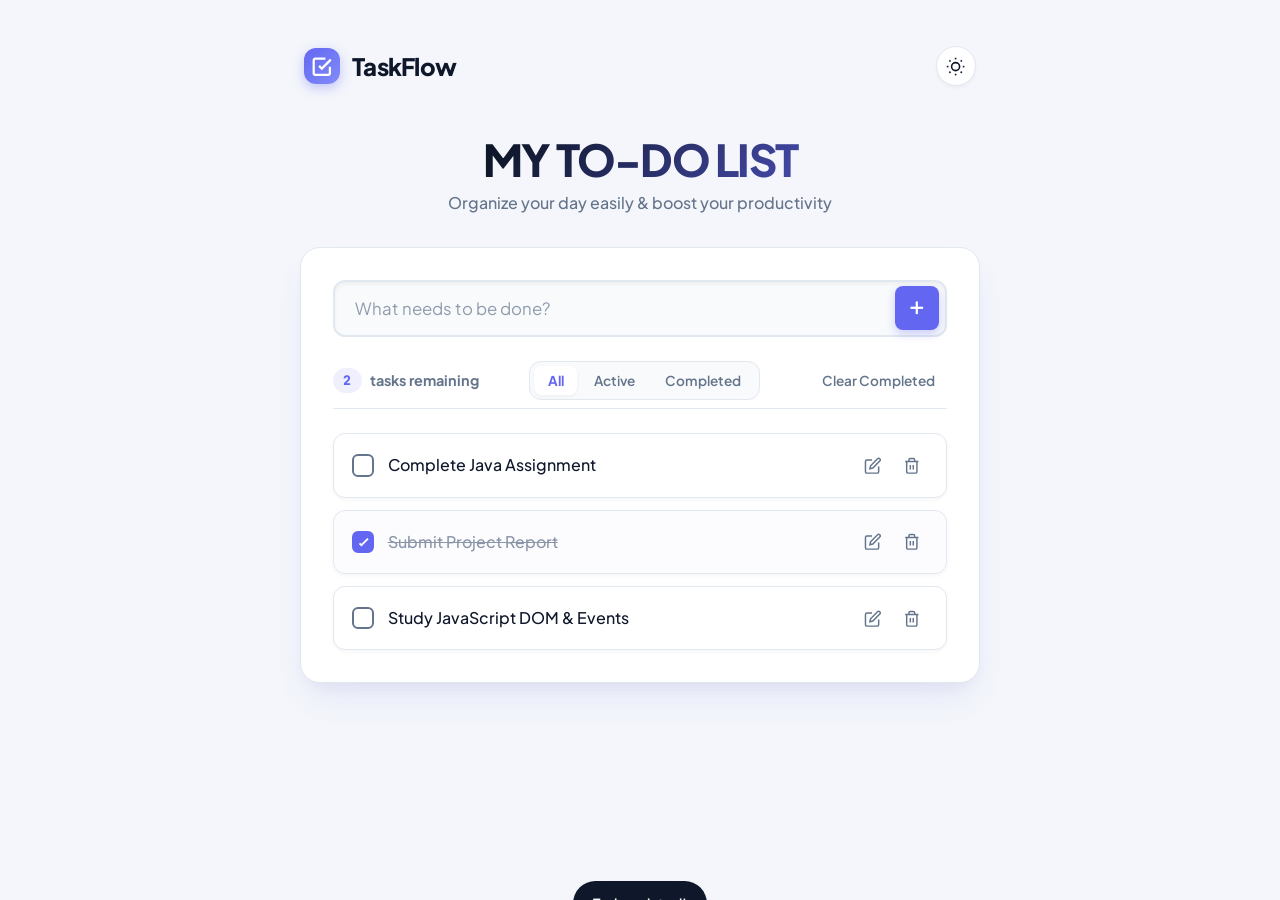
<file: to_do_list/taskflow_to_do_list.html>
<!DOCTYPE html>
<html lang="en" data-theme="light">
<head>
    <meta charset="UTF-8">
    <meta name="viewport" content="width=device-width, initial-scale=1.0">
    <meta name="description" content="A modern, fully responsive To-Do List web application featuring CRUD operations, local storage persistence, filtering, and theme toggling.">
    <title>TaskFlow | Modern To-Do List</title>

    <!-- Google Fonts -->
    <link rel="preconnect" href="https://fonts.googleapis.com">
    <link rel="preconnect" href="https://fonts.gstatic.com" crossorigin>
    <link href="https://fonts.googleapis.com/css2?family=Plus+Jakarta+Sans:wght@300;400;500;600;700;800&family=JetBrains+Mono:wght@400;500&display=swap" rel="stylesheet">

    <style>
        :root {
            /* Palette - Light Theme */
            --primary-rgb: 99, 102, 241;
            --primary: rgb(var(--primary-rgb));
            --primary-hover: #4f46e5;
            --primary-light: rgba(var(--primary-rgb), 0.1);
            
            --success: #10b981;
            --success-light: rgba(16, 185, 129, 0.12);
            --danger: #ef4444;
            --danger-light: rgba(239, 68, 68, 0.1);
            --warning: #f59e0b;

            --bg-main: #f4f6fb;
            --bg-card: #ffffff;
            --bg-input: #f8fafc;
            --text-main: #0f172a;
            --text-muted: #64748b;
            --border-color: #e2e8f0;
            --border-focus: var(--primary);

            /* Shadows & Effects */
            --shadow-sm: 0 2px 4px rgba(15, 23, 42, 0.04);
            --shadow-md: 0 10px 25px -5px rgba(15, 23, 42, 0.08), 0 8px 10px -6px rgba(15, 23, 42, 0.03);
            --shadow-lg: 0 20px 35px -10px rgba(99, 102, 241, 0.12), 0 10px 15px -5px rgba(15, 23, 42, 0.04);
            --shadow-inner: inset 0 2px 4px 0 rgba(0, 0, 0, 0.05);

            --radius-sm: 8px;
            --radius-md: 12px;
            --radius-lg: 20px;
            --radius-full: 9999px;

            --transition-fast: 0.15s ease;
            --transition-normal: 0.25s cubic-bezier(0.4, 0, 0.2, 1);
            --transition-bounce: 0.4s cubic-bezier(0.34, 1.56, 0.64, 1);

            --font-sans: 'Plus Jakarta Sans', -apple-system, BlinkMacSystemFont, 'Segoe UI', Roboto, sans-serif;
            --font-mono: 'JetBrains Mono', monospace;
        }

        [data-theme="dark"] {
            --bg-main: #0b0f19;
            --bg-card: #151c2c;
            --bg-input: #1e293b;
            --text-main: #f8fafc;
            --text-muted: #94a3b8;
            --border-color: #243048;

            --shadow-sm: 0 2px 4px rgba(0, 0, 0, 0.3);
            --shadow-md: 0 10px 25px -5px rgba(0, 0, 0, 0.4);
            --shadow-lg: 0 20px 35px -10px rgba(99, 102, 241, 0.2);
        }

        *, *::before, *::after {
            box-sizing: border-box;
            margin: 0;
            padding: 0;
        }

        html {
            scroll-behavior: smooth;
            font-size: 16px;
        }

        body {
            font-family: var(--font-sans);
            background-color: var(--bg-main);
            color: var(--text-main);
            min-height: 100vh;
            display: flex;
            flex-direction: column;
            align-items: center;
            justify-content: flex-start;
            padding: clamp(1rem, 3vw, 2.5rem) clamp(0.75rem, 3vw, 1.5rem);
            transition: background-color var(--transition-normal), color var(--transition-normal);
            line-height: 1.5;
            -webkit-font-smoothing: antialiased;
        }

        :focus-visible {
            outline: 2px solid var(--primary);
            outline-offset: 3px;
        }

        button, input, select {
            font-family: inherit;
            font-size: inherit;
        }

        button {
            cursor: pointer;
            border: none;
            background: none;
        }

        .app-container {
            width: 100%;
            max-width: min(680px, 100%);
            margin: 0 auto;
            display: flex;
            flex-direction: column;
            gap: 1.5rem;
        }

        .header {
            display: flex;
            align-items: center;
            justify-content: space-between;
            padding: 0.5rem 0.25rem;
        }

        .brand-logo {
            display: flex;
            align-items: center;
            gap: 0.75rem;
            font-size: clamp(1.25rem, 2.5vw, 1.5rem);
            font-weight: 800;
            letter-spacing: -0.03em;
        }

        .logo-icon {
            width: 2.25rem;
            height: 2.25rem;
            border-radius: var(--radius-md);
            background: linear-gradient(135deg, var(--primary) 0%, #818cf8 100%);
            display: flex;
            align-items: center;
            justify-content: center;
            color: #ffffff;
            box-shadow: 0 4px 12px rgba(var(--primary-rgb), 0.35);
        }

        .logo-icon svg {
            width: 1.35rem;
            height: 1.35rem;
            stroke-width: 2.5;
        }

        .header-actions {
            display: flex;
            align-items: center;
            gap: 0.75rem;
        }

        .theme-toggle {
            width: 2.5rem;
            height: 2.5rem;
            border-radius: var(--radius-full);
            background: var(--bg-card);
            border: 1px solid var(--border-color);
            color: var(--text-main);
            display: flex;
            align-items: center;
            justify-content: center;
            box-shadow: var(--shadow-sm);
            transition: all var(--transition-bounce);
        }

        .theme-toggle:hover {
            transform: scale(1.08) rotate(10deg);
            border-color: var(--primary);
        }

        .theme-toggle svg {
            width: 1.2rem;
            height: 1.2rem;
            stroke: currentColor;
            stroke-width: 2;
            fill: none;
        }

        .hero-banner {
            text-align: center;
            padding: 1rem 0 0.5rem;
        }

        .main-title {
            font-size: clamp(1.85rem, 5vw, 2.75rem);
            font-weight: 800;
            letter-spacing: -0.04em;
            line-height: 1.15;
            background: linear-gradient(135deg, var(--text-main) 30%, var(--primary) 100%);
            -webkit-background-clip: text;
            -webkit-text-fill-color: transparent;
            margin-bottom: 0.35rem;
        }

        .subtitle {
            font-size: clamp(0.875rem, 2vw, 1rem);
            color: var(--text-muted);
            font-weight: 500;
        }

        .main-card {
            background: var(--bg-card);
            border-radius: var(--radius-lg);
            border: 1px solid var(--border-color);
            box-shadow: var(--shadow-lg);
            padding: clamp(1.25rem, 3.5vw, 2rem);
            display: flex;
            flex-direction: column;
            gap: 1.5rem;
            transition: background-color var(--transition-normal), border-color var(--transition-normal);
        }

        .input-form {
            display: flex;
            flex-direction: column;
            gap: 0.75rem;
        }

        .input-wrapper {
            position: relative;
            display: flex;
            align-items: center;
        }

        .task-input {
            width: 100%;
            padding: 1rem 3.5rem 1rem 1.25rem;
            border-radius: var(--radius-md);
            border: 2px solid var(--border-color);
            background-color: var(--bg-input);
            color: var(--text-main);
            font-size: clamp(0.95rem, 2vw, 1.05rem);
            transition: all var(--transition-normal);
            box-shadow: var(--shadow-inner);
        }

        .task-input:focus {
            border-color: var(--primary);
            background-color: var(--bg-card);
            box-shadow: 0 0 0 4px var(--primary-light);
            outline: none;
        }

        .task-input::placeholder {
            color: var(--text-muted);
            opacity: 0.7;
        }

        .add-btn {
            position: absolute;
            right: 0.5rem;
            width: 2.75rem;
            height: 2.75rem;
            border-radius: var(--radius-sm);
            background: var(--primary);
            color: #ffffff;
            display: flex;
            align-items: center;
            justify-content: center;
            transition: all var(--transition-bounce);
            box-shadow: 0 4px 10px rgba(var(--primary-rgb), 0.3);
        }

        .add-btn:hover {
            background: var(--primary-hover);
            transform: scale(1.05);
        }

        .add-btn:active {
            transform: scale(0.95);
        }

        .add-btn svg {
            width: 1.35rem;
            height: 1.35rem;
            stroke: currentColor;
            stroke-width: 2.5;
        }

        .input-error {
            color: var(--danger);
            font-size: 0.85rem;
            font-weight: 600;
            display: none;
            align-items: center;
            gap: 0.35rem;
            animation: shake 0.3s cubic-bezier(0.36, 0.07, 0.19, 0.97) both;
        }

        .input-error.visible {
            display: flex;
        }

        @keyframes shake {
            10%, 90% { transform: translate3d(-1px, 0, 0); }
            20%, 80% { transform: translate3d(2px, 0, 0); }
            30%, 50%, 70% { transform: translate3d(-4px, 0, 0); }
            40%, 60% { transform: translate3d(4px, 0, 0); }
        }

        .controls-bar {
            display: flex;
            flex-wrap: wrap;
            align-items: center;
            justify-content: space-between;
            gap: 1rem;
            padding-bottom: 0.5rem;
            border-bottom: 1px solid var(--border-color);
        }

        .task-counter {
            font-size: 0.9rem;
            font-weight: 700;
            color: var(--text-muted);
            display: flex;
            align-items: center;
            gap: 0.5rem;
        }

        .counter-badge {
            background: var(--primary-light);
            color: var(--primary);
            padding: 0.15rem 0.65rem;
            border-radius: var(--radius-full);
            font-size: 0.825rem;
            font-weight: 800;
            font-family: var(--font-mono);
        }

        .filters-group {
            display: flex;
            align-items: center;
            background: var(--bg-input);
            padding: 0.25rem;
            border-radius: var(--radius-md);
            border: 1px solid var(--border-color);
            gap: 0.2rem;
        }

        .filter-btn {
            padding: 0.4rem 0.85rem;
            font-size: 0.85rem;
            font-weight: 600;
            color: var(--text-muted);
            border-radius: var(--radius-sm);
            transition: all var(--transition-fast);
        }

        .filter-btn:hover {
            color: var(--text-main);
        }

        .filter-btn.active {
            background: var(--bg-card);
            color: var(--primary);
            font-weight: 700;
            box-shadow: var(--shadow-sm);
        }

        .clear-btn {
            font-size: 0.85rem;
            font-weight: 600;
            color: var(--text-muted);
            padding: 0.4rem 0.75rem;
            border-radius: var(--radius-sm);
            transition: all var(--transition-fast);
        }

        .clear-btn:hover {
            color: var(--danger);
            background: var(--danger-light);
        }

        .task-list {
            list-style: none;
            display: flex;
            flex-direction: column;
            gap: 0.75rem;
            min-height: 120px;
        }

        .task-item {
            display: flex;
            align-items: center;
            justify-content: space-between;
            background: var(--bg-card);
            border: 1px solid var(--border-color);
            padding: 0.9rem 1.1rem;
            border-radius: var(--radius-md);
            gap: 0.85rem;
            transition: transform var(--transition-fast), box-shadow var(--transition-fast), border-color var(--transition-fast), opacity 0.25s ease;
            box-shadow: var(--shadow-sm);
            position: relative;
            overflow: hidden;
        }

        .task-item:hover {
            border-color: rgba(var(--primary-rgb), 0.4);
            box-shadow: var(--shadow-md);
            transform: translateY(-2px);
        }

        .task-item.completed {
            background-color: rgba(var(--primary-rgb), 0.02);
            border-color: var(--border-color);
        }

        .task-left {
            display: flex;
            align-items: center;
            gap: 0.85rem;
            flex: 1;
            min-width: 0;
        }

        /* Custom Checkbox */
        .checkbox-container {
            position: relative;
            width: 1.4rem;
            height: 1.4rem;
            flex-shrink: 0;
            cursor: pointer;
        }

        .checkbox-container input {
            position: absolute;
            opacity: 0;
            cursor: pointer;
            height: 0;
            width: 0;
        }

        .checkmark {
            position: absolute;
            top: 0;
            left: 0;
            height: 1.4rem;
            width: 1.4rem;
            border-radius: 6px;
            border: 2px solid var(--text-muted);
            background-color: transparent;
            transition: all var(--transition-bounce);
            display: flex;
            align-items: center;
            justify-content: center;
        }

        .checkbox-container:hover input ~ .checkmark {
            border-color: var(--primary);
        }

        .checkbox-container input:checked ~ .checkmark {
            background-color: var(--primary);
            border-color: var(--primary);
        }

        .checkmark svg {
            width: 0.9rem;
            height: 0.9rem;
            stroke: #ffffff;
            stroke-width: 3;
            stroke-dasharray: 20;
            stroke-dashoffset: 20;
            transition: stroke-dashoffset 0.25s ease-in-out;
            fill: none;
        }

        .checkbox-container input:checked ~ .checkmark svg {
            stroke-dashoffset: 0;
        }

        .task-text {
            font-size: 1rem;
            font-weight: 500;
            color: var(--text-main);
            word-break: break-word;
            transition: color var(--transition-fast), text-decoration var(--transition-fast);
            line-height: 1.4;
        }

        .task-item.completed .task-text {
            color: var(--text-muted);
            text-decoration: line-through;
            opacity: 0.75;
        }

        /* Inline Edit Input */
        .edit-input {
            width: 100%;
            padding: 0.4rem 0.65rem;
            font-size: 1rem;
            font-weight: 500;
            color: var(--text-main);
            background: var(--bg-input);
            border: 1.5px solid var(--primary);
            border-radius: var(--radius-sm);
            outline: none;
        }

        /* Action Buttons */
        .task-actions {
            display: flex;
            align-items: center;
            gap: 0.35rem;
            flex-shrink: 0;
        }

        .action-btn {
            width: 2.1rem;
            height: 2.1rem;
            border-radius: var(--radius-sm);
            display: flex;
            align-items: center;
            justify-content: center;
            color: var(--text-muted);
            transition: all var(--transition-fast);
        }

        .action-btn svg {
            width: 1.1rem;
            height: 1.1rem;
            stroke: currentColor;
            stroke-width: 2;
            fill: none;
        }

        .edit-btn:hover {
            color: var(--primary);
            background: var(--primary-light);
        }

        .delete-btn:hover {
            color: var(--danger);
            background: var(--danger-light);
        }

        .save-btn {
            color: var(--success);
            background: var(--success-light);
        }

        .save-btn:hover {
            background: rgba(16, 185, 129, 0.2);
        }

        /* Animations for Add/Remove */
        .task-item.adding {
            animation: slideIn 0.35s cubic-bezier(0.16, 1, 0.3, 1) forwards;
        }

        .task-item.deleting {
            animation: slideOut 0.3s ease-in forwards;
        }

        @keyframes slideIn {
            from {
                opacity: 0;
                transform: translateY(-15px) scale(0.97);
            }
            to {
                opacity: 1;
                transform: translateY(0) scale(1);
            }
        }

        @keyframes slideOut {
            from {
                opacity: 1;
                transform: translateX(0);
                max-height: 80px;
            }
            to {
                opacity: 0;
                transform: translateX(50px);
                max-height: 0;
                padding-top: 0;
                padding-bottom: 0;
                margin-top: 0;
                margin-bottom: 0;
                border: none;
            }
        }

        .empty-state {
            display: flex;
            flex-direction: column;
            align-items: center;
            justify-content: center;
            padding: 3rem 1rem;
            text-align: center;
            color: var(--text-muted);
            gap: 1rem;
        }

        .empty-illustration {
            width: 4.5rem;
            height: 4.5rem;
            border-radius: 50%;
            background: var(--bg-input);
            display: flex;
            align-items: center;
            justify-content: center;
            color: var(--text-muted);
            border: 1px dashed var(--border-color);
        }

        .empty-illustration svg {
            width: 2.25rem;
            height: 2.25rem;
            stroke-width: 1.5;
        }

        .empty-title {
            font-size: 1.15rem;
            font-weight: 700;
            color: var(--text-main);
        }

        .empty-subtitle {
            font-size: 0.9rem;
            max-width: 280px;
        }

        /* Toast notification */
        .toast {
            position: fixed;
            bottom: 1.75rem;
            left: 50%;
            transform: translateX(-50%) translateY(120%);
            background: var(--text-main);
            color: var(--bg-main);
            padding: 0.75rem 1.25rem;
            border-radius: var(--radius-full);
            font-size: 0.875rem;
            font-weight: 600;
            box-shadow: var(--shadow-lg);
            display: flex;
            align-items: center;
            gap: 0.5rem;
            z-index: 1000;
            transition: transform var(--transition-bounce);
            pointer-events: none;
        }

        .toast.visible {
            transform: translateX(-50%) translateY(0);
        }

        @media (max-width: 580px) {
            .controls-bar {
                flex-direction: column;
                align-items: stretch;
            }

            .filters-group {
                justify-content: center;
                order: 3;
                width: 100%;
            }

            .task-counter {
                order: 1;
            }

            .clear-btn {
                order: 2;
                align-self: flex-end;
                margin-top: -2rem;
            }
        }
    </style>
</head>
<body>

    <div class="app-container">
        <!-- Top Navigation Header -->
        <header class="header">
            <div class="brand-logo">
                <div class="logo-icon" aria-hidden="true">
                    <svg viewBox="0 0 24 24" fill="none" stroke="currentColor"><polyline points="9 11 12 14 22 4"/><path d="M21 12v7a2 2 0 0 1-2 2H5a2 2 0 0 1-2-2V5a2 2 0 0 1 2-2h11"/></svg>
                </div>
                <span>TaskFlow</span>
            </div>
            
            <div class="header-actions">
                <button class="theme-toggle" id="theme-toggle" aria-label="Toggle light/dark mode" title="Switch Theme">
                    <svg class="sun-icon" viewBox="0 0 24 24"><circle cx="12" cy="12" r="5"/><line x1="12" y1="1" x2="12" y2="3"/><line x1="12" y1="21" x2="12" y2="23"/><line x1="4.22" y1="4.22" x2="5.64" y2="5.64"/><line x1="18.36" y1="18.36" x2="19.78" y2="19.78"/><line x1="1" y1="12" x2="3" y2="12"/><line x1="21" y1="12" x2="23" y2="12"/><line x1="4.22" y1="19.78" x2="5.64" y2="18.36"/><line x1="18.36" y1="5.64" x2="19.78" y2="4.22"/></svg>
                </button>
            </div>
        </header>

        <!-- Main Title Banner -->
        <section class="hero-banner">
            <h1 class="main-title">MY TO-DO LIST</h1>
            <p class="subtitle">Organize your day easily & boost your productivity</p>
        </section>

        <!-- Main App Card Panel -->
        <main class="main-card">
            <!-- Add Task Form -->
            <form class="input-form" id="task-form" novalidate>
                <div class="input-wrapper">
                    <input 
                        type="text" 
                        id="task-input" 
                        class="task-input" 
                        placeholder="What needs to be done?" 
                        aria-label="New task input"
                        autocomplete="off"
                        maxlength="120"
                    >
                    <button type="submit" class="add-btn" id="add-btn" aria-label="Add task" title="Add Task">
                        <svg viewBox="0 0 24 24" fill="none" stroke="currentColor"><line x1="12" y1="5" x2="12" y2="19"/><line x1="5" y1="12" x2="19" y2="12"/></svg>
                    </button>
                </div>
                <div class="input-error" id="input-error" role="alert">
                    <svg width="16" height="16" viewBox="0 0 24 24" fill="none" stroke="currentColor" stroke-width="2"><circle cx="12" cy="12" r="10"/><line x1="12" y1="8" x2="12" y2="12"/><line x1="12" y1="16" x2="12.01" y2="16"/></svg>
                    <span>Please enter a task before adding!</span>
                </div>
            </form>

            <!-- Controls and Filters -->
            <div class="controls-bar">
                <div class="task-counter" id="task-counter">
                    <span class="counter-badge" id="counter-badge">0</span>
                    <span id="counter-text">tasks remaining</span>
                </div>

                <div class="filters-group" role="tablist" aria-label="Task filters">
                    <button type="button" class="filter-btn active" data-filter="all" role="tab" aria-selected="true">All</button>
                    <button type="button" class="filter-btn" data-filter="active" role="tab" aria-selected="false">Active</button>
                    <button type="button" class="filter-btn" data-filter="completed" role="tab" aria-selected="false">Completed</button>
                </div>

                <button type="button" class="clear-btn" id="clear-completed-btn">Clear Completed</button>
            </div>

            <!-- Dynamic Task List -->
            <ul class="task-list" id="task-list" aria-live="polite" role="list">
                <!-- Tasks will be dynamically rendered here via JS -->
            </ul>

            <!-- Empty State Container -->
            <div class="empty-state" id="empty-state" style="display: none;">
                <div class="empty-illustration">
                    <svg viewBox="0 0 24 24" fill="none" stroke="currentColor"><path d="M14 2H6a2 2 0 0 0-2 2v16a2 2 0 0 0 2 2h12a2 2 0 0 0 2-2V8z"/><polyline points="14 2 14 8 20 8"/><line x1="16" y1="13" x2="8" y2="13"/><line x1="16" y1="17" x2="8" y2="17"/><polyline points="10 9 9 9 8 9"/></svg>
                </div>
                <h2 class="empty-title" id="empty-title">All clear!</h2>
                <p class="empty-subtitle" id="empty-subtitle">You have no tasks right now. Add one above to get started!</p>
            </div>
        </main>
    </div>

    <!-- Feedback Toast -->
    <div class="toast" id="toast" role="status">
        <span id="toast-text">Task updated!</span>
    </div>

    <script>
        document.addEventListener('DOMContentLoaded', () => {
            /* ==========================================================================
               APPLICATION STATE
               ========================================================================== */
            const STORAGE_KEY = 'taskflow_tasks_v2';
            const THEME_KEY = 'taskflow_theme_v2';

            let tasks = [];
            let currentFilter = 'all'; // 'all' | 'active' | 'completed'

            /* ==========================================================================
               DOM ELEMENTS
               ========================================================================== */
            const taskForm = document.getElementById('task-form');
            const taskInput = document.getElementById('task-input');
            const inputError = document.getElementById('input-error');
            const taskList = document.getElementById('task-list');
            const emptyState = document.getElementById('empty-state');
            const emptyTitle = document.getElementById('empty-title');
            const emptySubtitle = document.getElementById('empty-subtitle');
            const counterBadge = document.getElementById('counter-badge');
            const counterText = document.getElementById('counter-text');
            const filterBtns = document.querySelectorAll('.filter-btn');
            const clearCompletedBtn = document.getElementById('clear-completed-btn');
            const themeToggleBtn = document.getElementById('theme-toggle');
            const toast = document.getElementById('toast');
            const toastText = document.getElementById('toast-text');

            /**
             * Load initial state from LocalStorage
             */
            function init() {
                loadTheme();
                loadTasks();
                renderTasks();
                setupEventListeners();
            }

            /**
             * Save tasks array to LocalStorage
             */
            function saveTasks() {
                try {
                    localStorage.setItem(STORAGE_KEY, JSON.stringify(tasks));
                } catch (e) {
                    console.error('Failed to save tasks to LocalStorage:', e);
                }
            }

            /**
             * Fetch tasks array from LocalStorage
             */
            function loadTasks() {
                try {
                    const saved = localStorage.getItem(STORAGE_KEY);
                    tasks = saved ? JSON.parse(saved) : [
                        { id: Date.now() - 2000, text: "Complete Java Assignment", completed: false },
                        { id: Date.now() - 1000, text: "Submit Project Report", completed: true },
                        { id: Date.now(), text: "Study JavaScript DOM & Events", completed: false }
                    ];
                } catch (e) {
                    console.error('Failed to load tasks:', e);
                    tasks = [];
                }
            }

            /**
             * Add a new task to state
             */
            function addTask(text) {
                const trimmedText = text.trim();
                if (!trimmedText) {
                    showError();
                    return;
                }

                hideError();

                const newTask = {
                    id: Date.now(),
                    text: trimmedText,
                    completed: false
                };

                tasks.unshift(newTask);
                saveTasks();
                
                // Render and mark newly added item with animation class
                renderTasks(newTask.id);
                taskInput.value = '';
                taskInput.focus();
                showToast('Task added successfully!');
            }

            /**
             * Toggle completed state of a task
             */
            function toggleTask(id) {
                tasks = tasks.map(task => {
                    if (task.id === id) {
                        return { ...task, completed: !task.completed };
                    }
                    return task;
                });

                saveTasks();
                renderTasks();
            }

            /**
             * Delete a task by ID
             */
            function deleteTask(id) {
                const taskElement = document.querySelector(`[data-id="${id}"]`);
                if (taskElement) {
                    taskElement.classList.add('deleting');
                    taskElement.addEventListener('animationend', () => {
                        tasks = tasks.filter(task => task.id !== id);
                        saveTasks();
                        renderTasks();
                        showToast('Task deleted');
                    }, { once: true });
                } else {
                    tasks = tasks.filter(task => task.id !== id);
                    saveTasks();
                    renderTasks();
                }
            }

            /**
             * Edit task text inline
             */
            function startEditing(id) {
                const taskElement = document.querySelector(`[data-id="${id}"]`);
                if (!taskElement) return;

                const task = tasks.find(t => t.id === id);
                if (!task) return;

                const textSpan = taskElement.querySelector('.task-text');
                const actionsContainer = taskElement.querySelector('.task-actions');

                // Replace text span with an input field
                const input = document.createElement('input');
                input.type = 'text';
                input.className = 'edit-input';
                input.value = task.text;
                input.maxLength = 120;

                textSpan.replaceWith(input);
                input.focus();
                input.select();

                // Swap edit button with save button
                actionsContainer.innerHTML = `
                    <button type="button" class="action-btn save-btn" data-action="save" aria-label="Save task">
                        <svg viewBox="0 0 24 24" stroke="currentColor"><polyline points="20 6 9 17 4 12"/></svg>
                    </button>
                `;

                function handleSave() {
                    const newText = input.value.trim();
                    if (newText) {
                        tasks = tasks.map(t => t.id === id ? { ...t, text: newText } : t);
                        saveTasks();
                        showToast('Task updated');
                    }
                    renderTasks();
                }

                input.addEventListener('keydown', (e) => {
                    if (e.key === 'Enter') {
                        handleSave();
                    } else if (e.key === 'Escape') {
                        renderTasks();
                    }
                });

                const saveBtn = actionsContainer.querySelector('[data-action="save"]');
                saveBtn.addEventListener('click', handleSave);
            }

            /**
             * Clear all completed tasks
             */
            function clearCompleted() {
                const completedCount = tasks.filter(t => t.completed).length;
                if (completedCount === 0) {
                    showToast('No completed tasks to clear');
                    return;
                }

                tasks = tasks.filter(t => !t.completed);
                saveTasks();
                renderTasks();
                showToast(`Cleared ${completedCount} completed task(s)`);
            }

            /**
             * Render tasks based on filter state
             */
            function renderTasks(newTaskId = null) {
                const filteredTasks = tasks.filter(task => {
                    if (currentFilter === 'active') return !task.completed;
                    if (currentFilter === 'completed') return task.completed;
                    return true; // 'all'
                });

                taskList.innerHTML = '';

                if (filteredTasks.length === 0) {
                    taskList.style.display = 'none';
                    emptyState.style.display = 'flex';
                    updateEmptyStateMessage();
                } else {
                    taskList.style.display = 'flex';
                    emptyState.style.display = 'none';

                    filteredTasks.forEach(task => {
                        const li = document.createElement('li');
                        li.className = `task-item ${task.completed ? 'completed' : ''} ${task.id === newTaskId ? 'adding' : ''}`;
                        li.setAttribute('data-id', task.id);

                        li.innerHTML = `
                            <div class="task-left">
                                <label class="checkbox-container">
                                    <input type="checkbox" ${task.completed ? 'checked' : ''} data-action="toggle" aria-label="Mark task completed">
                                    <span class="checkmark">
                                        <svg viewBox="0 0 24 24"><polyline points="20 6 9 17 4 12"/></svg>
                                    </span>
                                </label>
                                <span class="task-text">${escapeHTML(task.text)}</span>
                            </div>
                            <div class="task-actions">
                                <button type="button" class="action-btn edit-btn" data-action="edit" aria-label="Edit task" title="Edit Task">
                                    <svg viewBox="0 0 24 24"><path d="M11 4H4a2 2 0 0 0-2 2v14a2 2 0 0 0 2 2h14a2 2 0 0 0 2-2v-7"/><path d="M18.5 2.5a2.121 2.121 0 0 1 3 3L12 15l-4 1 1-4 9.5-9.5z"/></svg>
                                </button>
                                <button type="button" class="action-btn delete-btn" data-action="delete" aria-label="Delete task" title="Delete Task">
                                    <svg viewBox="0 0 24 24"><polyline points="3 6 5 6 21 6"/><path d="M19 6v14a2 2 0 0 1-2 2H7a2 2 0 0 1-2-2V6m3 0V4a2 2 0 0 1 2-2h4a2 2 0 0 1 2 2v2"/><line x1="10" y1="11" x2="10" y2="17"/><line x1="14" y1="11" x2="14" y2="17"/></svg>
                                </button>
                            </div>
                        `;

                        taskList.appendChild(li);
                    });
                }

                updateCounter();
            }

            /**
             * Update task counter badge and label text
             */
            function updateCounter() {
                const remainingCount = tasks.filter(t => !t.completed).length;
                counterBadge.textContent = remainingCount;
                counterText.textContent = remainingCount === 1 ? 'task remaining' : 'tasks remaining';
            }

            /**
             * Dynamic text for empty state depending on filter
             */
            function updateEmptyStateMessage() {
                if (tasks.length === 0) {
                    emptyTitle.textContent = 'All clear!';
                    emptySubtitle.textContent = 'You have no tasks right now. Add one above to get started!';
                } else if (currentFilter === 'active') {
                    emptyTitle.textContent = 'No active tasks!';
                    emptySubtitle.textContent = 'Great job! You have completed all your tasks.';
                } else if (currentFilter === 'completed') {
                    emptyTitle.textContent = 'No completed tasks yet';
                    emptySubtitle.textContent = 'Finish a task to see it listed here!';
                }
            }

            /**
             * Main Event Listeners
             */
            function setupEventListeners() {
                // Form submission
                taskForm.addEventListener('submit', (e) => {
                    e.preventDefault();
                    addTask(taskInput.value);
                });

                // Clear input error on typing
                taskInput.addEventListener('input', () => {
                    if (taskInput.value.trim()) {
                        hideError();
                    }
                });

                // EVENT DELEGATION on Task List Container
                taskList.addEventListener('click', (e) => {
                    const target = e.target;
                    const actionBtn = target.closest('[data-action]');
                    if (!actionBtn) return;

                    const action = actionBtn.getAttribute('data-action');
                    const taskItem = target.closest('.task-item');
                    if (!taskItem) return;

                    const id = Number(taskItem.getAttribute('data-id'));

                    if (action === 'toggle') {
                        toggleTask(id);
                    } else if (action === 'delete') {
                        deleteTask(id);
                    } else if (action === 'edit') {
                        startEditing(id);
                    }
                });

                // Filter Buttons
                filterBtns.forEach(btn => {
                    btn.addEventListener('click', () => {
                        filterBtns.forEach(b => {
                            b.classList.remove('active');
                            b.setAttribute('aria-selected', 'false');
                        });

                        btn.classList.add('active');
                        btn.setAttribute('aria-selected', 'true');

                        currentFilter = btn.getAttribute('data-filter');
                        renderTasks();
                    });
                });

                // Clear Completed
                clearCompletedBtn.addEventListener('click', clearCompleted);

                // Dark / Light Theme Toggle
                themeToggleBtn.addEventListener('click', toggleTheme);
            }

            /**
             * Toggle Dark / Light Mode
             */
            function toggleTheme() {
                const currentTheme = document.documentElement.getAttribute('data-theme');
                const newTheme = currentTheme === 'dark' ? 'light' : 'dark';
                
                document.documentElement.setAttribute('data-theme', newTheme);
                localStorage.setItem(THEME_KEY, newTheme);
                showToast(`Switched to ${newTheme} mode`);
            }

            function loadTheme() {
                const savedTheme = localStorage.getItem(THEME_KEY);
                const prefersDark = window.matchMedia('(prefers-color-scheme: dark)').matches;
                const theme = savedTheme || (prefersDark ? 'dark' : 'light');
                document.documentElement.setAttribute('data-theme', theme);
            }

            function showError() {
                inputError.classList.add('visible');
                taskInput.focus();
            }

            function hideError() {
                inputError.classList.remove('visible');
            }

            let toastTimeout;
            function showToast(message) {
                toastText.textContent = message;
                toast.classList.add('visible');
                clearTimeout(toastTimeout);
                toastTimeout = setTimeout(() => {
                    toast.classList.remove('visible');
                }, 2500);
            }

            function escapeHTML(str) {
                return str.replace(/[&<>'"]/g, 
                    tag => ({
                        '&': '&amp;',
                        '<': '&lt;',
                        '>': '&gt;',
                        "'": '&#39;',
                        '"': '&quot;'
                    }[tag] || tag)
                );
            }

            // Launch Application
            init();
        });
    </script>
</body>
</html>
</file>
<file: Portfolio/style.css>
/* ============================================
   CSS Variables & Root Styles
   ============================================ */
:root {
    /* Light Mode Colors */
    --primary-color: #6366f1;
    --primary-hover: #4f46e5;
    --secondary-color: #8b5cf6;
    --accent-color: #06b6d4;
    --success-color: #10b981;
    --error-color: #ef4444;
    --warning-color: #f59e0b;
    --gradient-primary: linear-gradient(135deg, #667eea 0%, #764ba2 100%);
    --gradient-secondary: linear-gradient(135deg, #f093fb 0%, #f5576c 100%);
    --gradient-accent: linear-gradient(135deg, #4facfe 0%, #00f2fe 100%);
    
    /* Background Colors */
    --bg-primary: #ffffff;
    --bg-secondary: #f8fafc;
    --bg-tertiary: #f1f5f9;
    --bg-card: #ffffff;
    --bg-glass: rgba(255, 255, 255, 0.9);
    --bg-gradient: linear-gradient(135deg, #667eea 0%, #764ba2 100%);
    
    /* Text Colors */
    --text-primary: #0f172a;
    --text-secondary: #475569;
    --text-tertiary: #64748b;
    --text-inverse: #ffffff;
    
    /* Border Colors */
    --border-color: #e2e8f0;
    --border-focus: #2563eb;
    
    /* Shadows */
    --shadow-sm: 0 1px 2px 0 rgba(0, 0, 0, 0.05);
    --shadow-md: 0 4px 6px -1px rgba(0, 0, 0, 0.1), 0 2px 4px -1px rgba(0, 0, 0, 0.06);
    --shadow-lg: 0 10px 15px -3px rgba(0, 0, 0, 0.1), 0 4px 6px -2px rgba(0, 0, 0, 0.05);
    --shadow-xl: 0 20px 25px -5px rgba(0, 0, 0, 0.1), 0 10px 10px -5px rgba(0, 0, 0, 0.04);
    --shadow-glow: 0 0 20px rgba(99, 102, 241, 0.3);
    
    /* Spacing */
    --spacing-xs: 0.25rem;
    --spacing-sm: 0.5rem;
    --spacing-md: 1rem;
    --spacing-lg: 1.5rem;
    --spacing-xl: 2rem;
    --spacing-2xl: 3rem;
    --spacing-3xl: 4rem;
    
    /* Typography */
    --font-family-base: -apple-system, BlinkMacSystemFont, 'Segoe UI', Roboto, 'Helvetica Neue', Arial, sans-serif;
    --font-size-xs: 0.75rem;
    --font-size-sm: 0.875rem;
    --font-size-base: 1rem;
    --font-size-lg: 1.125rem;
    --font-size-xl: 1.25rem;
    --font-size-2xl: 1.5rem;
    --font-size-3xl: 1.875rem;
    --font-size-4xl: 2.25rem;
    --font-size-5xl: 3rem;
    
    /* Border Radius */
    --radius-sm: 0.25rem;
    --radius-md: 0.5rem;
    --radius-lg: 0.75rem;
    --radius-xl: 1rem;
    --radius-full: 9999px;
    
    /* Transitions */
    --transition-fast: 150ms ease-in-out;
    --transition-base: 250ms ease-in-out;
    --transition-slow: 350ms ease-in-out;
    
    /* Z-Index */
    --z-dropdown: 1000;
    --z-sticky: 1020;
    --z-fixed: 1030;
    --z-modal: 1040;
    --z-popover: 1050;
    --z-tooltip: 1060;
}

/* Dark Mode Colors */
[data-theme="dark"] {
    --bg-primary: #0f172a;
    --bg-secondary: #1e293b;
    --bg-tertiary: #334155;
    --bg-card: #1e293b;
    --bg-glass: rgba(15, 23, 42, 0.9);
    --bg-gradient: linear-gradient(135deg, #1e1b4b 0%, #312e81 100%);
    
    --text-primary: #f8fafc;
    --text-secondary: #cbd5e1;
    --text-tertiary: #94a3b8;
    
    --border-color: #334155;
    --shadow-sm: 0 1px 2px 0 rgba(0, 0, 0, 0.4);
    --shadow-md: 0 4px 6px -1px rgba(0, 0, 0, 0.4);
    --shadow-lg: 0 10px 15px -3px rgba(0, 0, 0, 0.4);
    --shadow-xl: 0 20px 25px -5px rgba(0, 0, 0, 0.4);
    --shadow-glow: 0 0 30px rgba(99, 102, 241, 0.4);
}

/* ============================================
   Reset & Base Styles
   ============================================ */
*,
*::before,
*::after {
    box-sizing: border-box;
    margin: 0;
    padding: 0;
}

html {
    scroll-behavior: smooth;
    font-size: 16px;
}

body {
    font-family: var(--font-family-base);
    font-size: var(--font-size-base);
    line-height: 1.6;
    color: var(--text-primary);
    background-color: var(--bg-primary);
    transition: background-color var(--transition-base), color var(--transition-base);
    -webkit-font-smoothing: antialiased;
    -moz-osx-font-smoothing: grayscale;
}

/* Skip to Content Link */
.skip-to-content {
    position: absolute;
    top: -100%;
    left: 50%;
    transform: translateX(-50%);
    padding: var(--spacing-md) var(--spacing-xl);
    background-color: var(--primary-color);
    color: var(--text-inverse);
    text-decoration: none;
    border-radius: var(--radius-md);
    z-index: var(--z-tooltip);
    transition: top var(--transition-fast);
}

.skip-to-content:focus {
    top: var(--spacing-md);
    outline: 3px solid var(--accent-color);
    outline-offset: 2px;
}

/* Focus Styles */
:focus-visible {
    outline: 3px solid var(--primary-color);
    outline-offset: 2px;
}

button:focus:not(:focus-visible),
a:focus:not(:focus-visible) {
    outline: none;
}

/* ============================================
   Typography
   ============================================ */
h1, h2, h3, h4, h5, h6 {
    font-weight: 700;
    line-height: 1.2;
    margin-bottom: var(--spacing-md);
    color: var(--text-primary);
}

h1 { font-size: var(--font-size-5xl); }
h2 { font-size: var(--font-size-4xl); }
h3 { font-size: var(--font-size-3xl); }
h4 { font-size: var(--font-size-2xl); }
h5 { font-size: var(--font-size-xl); }
h6 { font-size: var(--font-size-lg); }

p {
    margin-bottom: var(--spacing-md);
    max-width: 70ch;
}

a {
    color: var(--primary-color);
    text-decoration: underline;
    text-decoration-thickness: 2px;
    text-underline-offset: 2px;
    transition: color var(--transition-fast);
}

a:hover,
a:focus {
    color: var(--primary-hover);
    text-decoration-thickness: 3px;
}

/* ============================================
   Layout
   ============================================ */
.container {
    width: 100%;
    max-width: 1200px;
    margin: 0 auto;
    padding: 0 var(--spacing-lg);
}

section {
    padding: var(--spacing-3xl) 0;
}

/* ============================================
   Header & Navigation
   ============================================ */
.site-header {
    position: sticky;
    top: 0;
    z-index: var(--z-sticky);
    background-color: var(--bg-glass);
    backdrop-filter: blur(10px);
    -webkit-backdrop-filter: blur(10px);
    border-bottom: 1px solid var(--border-color);
    transition: background-color var(--transition-base), border-color var(--transition-base);
}

.header-inner {
    display: flex;
    align-items: center;
    justify-content: space-between;
    padding: var(--spacing-md) 0;
}

.logo {
    font-size: var(--font-size-xl);
    font-weight: 700;
    color: var(--text-primary);
    text-decoration: none;
    display: flex;
    align-items: center;
    gap: var(--spacing-sm);
}

.logo:hover {
    color: var(--primary-color);
}

/* Main Navigation */
.main-nav {
    display: flex;
    align-items: center;
    gap: var(--spacing-lg);
}

.nav-list {
    display: flex;
    list-style: none;
    gap: var(--spacing-lg);
    margin: 0;
    padding: 0;
}

.nav-link {
    color: var(--text-secondary);
    text-decoration: none;
    font-weight: 500;
    padding: var(--spacing-sm) var(--spacing-md);
    border-radius: var(--radius-md);
    transition: all var(--transition-fast);
    position: relative;
}

.nav-link:hover,
.nav-link:focus {
    color: var(--primary-color);
    background-color: var(--bg-tertiary);
    text-decoration: none;
}

.nav-link[aria-current="page"] {
    color: var(--primary-color);
    background-color: var(--bg-tertiary);
}

.nav-link[aria-current="page"]::after {
    content: '';
    position: absolute;
    bottom: 0;
    left: 50%;
    transform: translateX(-50%);
    width: 20px;
    height: 3px;
    background-color: var(--primary-color);
    border-radius: var(--radius-full);
}

/* Mobile Menu Toggle */
.menu-toggle {
    display: none;
    background: none;
    border: 2px solid var(--border-color);
    border-radius: var(--radius-md);
    padding: var(--spacing-sm);
    cursor: pointer;
    color: var(--text-primary);
    transition: all var(--transition-fast);
}

.menu-toggle:hover,
.menu-toggle:focus {
    border-color: var(--primary-color);
    background-color: var(--bg-tertiary);
}

.menu-toggle[aria-expanded="true"] {
    border-color: var(--primary-color);
    background-color: var(--bg-tertiary);
}

.hamburger {
    display: block;
    width: 24px;
    height: 2px;
    background-color: currentColor;
    position: relative;
    transition: background-color var(--transition-fast);
}

.hamburger::before,
.hamburger::after {
    content: '';
    position: absolute;
    width: 24px;
    height: 2px;
    background-color: currentColor;
    left: 0;
    transition: transform var(--transition-fast), top var(--transition-fast);
}

.hamburger::before {
    top: -8px;
}

.hamburger::after {
    top: 8px;
}

.menu-toggle[aria-expanded="true"] .hamburger {
    background-color: transparent;
}

.menu-toggle[aria-expanded="true"] .hamburger::before {
    transform: rotate(45deg);
    top: 0;
}

.menu-toggle[aria-expanded="true"] .hamburger::after {
    transform: rotate(-45deg);
    top: 0;
}

/* Dark Mode Toggle */
.theme-toggle {
    background: none;
    border: 2px solid var(--border-color);
    border-radius: var(--radius-full);
    width: 44px;
    height: 44px;
    display: flex;
    align-items: center;
    justify-content: center;
    cursor: pointer;
    color: var(--text-primary);
    transition: all var(--transition-fast);
    padding: 0;
}

.theme-toggle:hover,
.theme-toggle:focus {
    border-color: var(--primary-color);
    background-color: var(--bg-tertiary);
}

.theme-toggle svg {
    width: 20px;
    height: 20px;
}

.theme-toggle .sun-icon {
    display: block;
}

.theme-toggle .moon-icon {
    display: none;
}

[data-theme="dark"] .theme-toggle .sun-icon {
    display: none;
}

[data-theme="dark"] .theme-toggle .moon-icon {
    display: block;
}

/* ============================================
   Hero Section
   ============================================ */
.hero {
    min-height: 90vh;
    display: flex;
    align-items: center;
    background: linear-gradient(135deg, var(--bg-secondary) 0%, var(--bg-tertiary) 100%);
    padding: var(--spacing-3xl) 0;
}

.hero-content {
    display: grid;
    grid-template-columns: 1fr 1fr;
    gap: var(--spacing-3xl);
    align-items: center;
}

.hero-text h1 {
    margin-bottom: var(--spacing-md);
}

.hero-title {
    color: var(--primary-color);
    display: block;
    margin-bottom: var(--spacing-sm);
}

.hero-subtitle {
    font-size: var(--font-size-2xl);
    color: var(--text-secondary);
    margin-bottom: var(--spacing-lg);
}

.hero-description {
    font-size: var(--font-size-lg);
    color: var(--text-tertiary);
    margin-bottom: var(--spacing-xl);
}

.hero-buttons {
    display: flex;
    gap: var(--spacing-md);
    flex-wrap: wrap;
}

.btn {
    display: inline-flex;
    align-items: center;
    gap: var(--spacing-sm);
    padding: var(--spacing-md) var(--spacing-xl);
    border-radius: var(--radius-lg);
    font-weight: 600;
    text-decoration: none;
    cursor: pointer;
    border: none;
    transition: all var(--transition-fast);
    font-size: var(--font-size-base);
}

.btn-primary {
    background-color: var(--primary-color);
    color: var(--text-inverse);
}

.btn-primary:hover,
.btn-primary:focus {
    background-color: var(--primary-hover);
    transform: translateY(-2px);
    box-shadow: var(--shadow-lg);
    text-decoration: none;
}

.btn-secondary {
    background-color: var(--bg-card);
    color: var(--text-primary);
    border: 2px solid var(--border-color);
}

.btn-secondary:hover,
.btn-secondary:focus {
    border-color: var(--primary-color);
    color: var(--primary-color);
    transform: translateY(-2px);
    text-decoration: none;
}

.hero-image {
    position: relative;
    display: flex;
    justify-content: center;
}

.hero-image img {
    width: 100%;
    max-width: 400px;
    height: auto;
    border-radius: var(--radius-xl);
    box-shadow: var(--shadow-xl);
}

/* ============================================
   Skills Section
   ============================================ */
.skills {
    background-color: var(--bg-secondary);
}

.section-header {
    text-align: center;
    margin-bottom: var(--spacing-3xl);
}

.section-header h2 {
    margin-bottom: var(--spacing-md);
}

.section-header p {
    color: var(--text-secondary);
    margin: 0 auto;
}

.skills-grid {
    display: grid;
    grid-template-columns: repeat(auto-fit, minmax(200px, 1fr));
    gap: var(--spacing-lg);
}

.skill-card {
    background-color: var(--bg-card);
    padding: var(--spacing-xl);
    border-radius: var(--radius-lg);
    text-align: center;
    box-shadow: var(--shadow-md);
    transition: all var(--transition-base);
    border: 1px solid var(--border-color);
}

.skill-card:hover,
.skill-card:focus-within {
    transform: translateY(-5px);
    box-shadow: var(--shadow-lg);
    border-color: var(--primary-color);
}

.skill-icon {
    width: 64px;
    height: 64px;
    margin: 0 auto var(--spacing-md);
    color: var(--primary-color);
}

.skill-card h3 {
    font-size: var(--font-size-lg);
    margin-bottom: var(--spacing-sm);
}

.skill-card p {
    color: var(--text-tertiary);
    font-size: var(--font-size-sm);
    margin: 0;
}

/* ============================================
   Projects Section
   ============================================ */
.projects-grid {
    display: grid;
    grid-template-columns: repeat(auto-fit, minmax(350px, 1fr));
    gap: var(--spacing-xl);
}

.project-card {
    background-color: var(--bg-card);
    border-radius: var(--radius-lg);
    overflow: hidden;
    box-shadow: var(--shadow-md);
    transition: all var(--transition-base);
    border: 1px solid var(--border-color);
    display: flex;
    flex-direction: column;
}

.project-card:hover,
.project-card:focus-within {
    transform: translateY(-5px);
    box-shadow: var(--shadow-lg);
    border-color: var(--primary-color);
}

.project-image {
    width: 100%;
    height: 200px;
    object-fit: cover;
    background-color: var(--bg-tertiary);
}

.project-content {
    padding: var(--spacing-xl);
    flex: 1;
    display: flex;
    flex-direction: column;
}

.project-content h3 {
    margin-bottom: var(--spacing-sm);
}

.project-content p {
    color: var(--text-secondary);
    margin-bottom: var(--spacing-md);
    flex: 1;
}

.project-tech {
    display: flex;
    flex-wrap: wrap;
    gap: var(--spacing-sm);
    margin-bottom: var(--spacing-lg);
}

.tech-tag {
    background-color: var(--bg-tertiary);
    color: var(--text-secondary);
    padding: var(--spacing-xs) var(--spacing-sm);
    border-radius: var(--radius-full);
    font-size: var(--font-size-xs);
    font-weight: 500;
}

.project-links {
    display: flex;
    gap: var(--spacing-md);
}

.project-link {
    display: inline-flex;
    align-items: center;
    gap: var(--spacing-xs);
    padding: var(--spacing-sm) var(--spacing-md);
    border-radius: var(--radius-md);
    text-decoration: none;
    font-weight: 500;
    font-size: var(--font-size-sm);
    transition: all var(--transition-fast);
}

.project-link.primary {
    background-color: var(--primary-color);
    color: var(--text-inverse);
}

.project-link.primary:hover,
.project-link.primary:focus {
    background-color: var(--primary-hover);
    text-decoration: none;
}

.project-link.secondary {
    background-color: var(--bg-tertiary);
    color: var(--text-primary);
}

.project-link.secondary:hover,
.project-link.secondary:focus {
    background-color: var(--bg-secondary);
    text-decoration: none;
}

/* ============================================
   Testimonials Section
   ============================================ */
.testimonials {
    background-color: var(--bg-secondary);
}

.testimonials-grid {
    display: grid;
    grid-template-columns: repeat(auto-fit, minmax(300px, 1fr));
    gap: var(--spacing-xl);
}

.testimonial-card {
    background-color: var(--bg-card);
    padding: var(--spacing-xl);
    border-radius: var(--radius-lg);
    box-shadow: var(--shadow-md);
    border: 1px solid var(--border-color);
}

.testimonial-content {
    margin-bottom: var(--spacing-lg);
}

.testimonial-content p {
    color: var(--text-secondary);
    font-style: italic;
}

.testimonial-author {
    display: flex;
    align-items: center;
    gap: var(--spacing-md);
}

.testimonial-avatar {
    width: 56px;
    height: 56px;
    border-radius: var(--radius-full);
    object-fit: cover;
}

.testimonial-info h4 {
    margin-bottom: var(--spacing-xs);
    font-size: var(--font-size-base);
}

.testimonial-info p {
    color: var(--text-tertiary);
    font-size: var(--font-size-sm);
    margin: 0;
}

/* ============================================
   About Page Styles
   ============================================ */
.about-grid {
    display: grid;
    grid-template-columns: 1fr 2fr;
    gap: var(--spacing-3xl);
    align-items: start;
}

.about-sidebar {
    position: sticky;
    top: 100px;
}

.profile-image {
    width: 100%;
    max-width: 300px;
    border-radius: var(--radius-xl);
    box-shadow: var(--shadow-xl);
    margin-bottom: var(--spacing-xl);
}

.download-resume {
    width: 100%;
    justify-content: center;
}

.about-content h2 {
    margin-bottom: var(--spacing-lg);
}

.about-content p {
    color: var(--text-secondary);
}

.timeline {
    margin-top: var(--spacing-3xl);
}

.timeline-item {
    position: relative;
    padding-left: var(--spacing-3xl);
    margin-bottom: var(--spacing-2xl);
}

.timeline-item::before {
    content: '';
    position: absolute;
    left: 0;
    top: 0;
    bottom: 0;
    width: 2px;
    background-color: var(--border-color);
}

.timeline-item::after {
    content: '';
    position: absolute;
    left: -5px;
    top: var(--spacing-sm);
    width: 12px;
    height: 12px;
    border-radius: var(--radius-full);
    background-color: var(--primary-color);
    border: 2px solid var(--bg-primary);
}

.timeline-date {
    color: var(--primary-color);
    font-weight: 600;
    margin-bottom: var(--spacing-xs);
    display: block;
}

.timeline-item h3 {
    margin-bottom: var(--spacing-sm);
}

.timeline-item p {
    color: var(--text-secondary);
}

.certifications-list {
    display: grid;
    grid-template-columns: repeat(auto-fit, minmax(250px, 1fr));
    gap: var(--spacing-lg);
    margin-top: var(--spacing-xl);
}

.certification-card {
    background-color: var(--bg-card);
    padding: var(--spacing-lg);
    border-radius: var(--radius-lg);
    border: 1px solid var(--border-color);
    box-shadow: var(--shadow-sm);
}

.certification-card h4 {
    margin-bottom: var(--spacing-xs);
    font-size: var(--font-size-base);
}

.certification-card p {
    color: var(--text-tertiary);
    font-size: var(--font-size-sm);
    margin: 0;
}

/* ============================================
   Projects Page Styles
   ============================================ */
.projects-filter {
    display: flex;
    flex-wrap: wrap;
    gap: var(--spacing-md);
    justify-content: center;
    margin-bottom: var(--spacing-3xl);
}

.filter-btn {
    background-color: var(--bg-card);
    border: 2px solid var(--border-color);
    color: var(--text-secondary);
    padding: var(--spacing-sm) var(--spacing-lg);
    border-radius: var(--radius-full);
    cursor: pointer;
    font-weight: 500;
    transition: all var(--transition-fast);
}

.filter-btn:hover,
.filter-btn:focus {
    border-color: var(--primary-color);
    color: var(--primary-color);
}

.filter-btn.active {
    background-color: var(--primary-color);
    border-color: var(--primary-color);
    color: var(--text-inverse);
}

/* ============================================
   Blog Page Styles
   ============================================ */
.blog-search {
    max-width: 600px;
    margin: 0 auto var(--spacing-3xl);
}

.search-input {
    width: 100%;
    padding: var(--spacing-md) var(--spacing-lg);
    border: 2px solid var(--border-color);
    border-radius: var(--radius-lg);
    font-size: var(--font-size-base);
    background-color: var(--bg-card);
    color: var(--text-primary);
    transition: border-color var(--transition-fast);
}

.search-input:hover,
.search-input:focus {
    border-color: var(--primary-color);
    outline: none;
}

.search-input:focus {
    box-shadow: 0 0 0 3px rgba(37, 99, 235, 0.1);
}

.blog-grid {
    display: grid;
    grid-template-columns: repeat(auto-fit, minmax(350px, 1fr));
    gap: var(--spacing-xl);
}

.blog-card {
    background-color: var(--bg-card);
    border-radius: var(--radius-lg);
    overflow: hidden;
    box-shadow: var(--shadow-md);
    border: 1px solid var(--border-color);
    transition: all var(--transition-base);
}

.blog-card:hover,
.blog-card:focus-within {
    transform: translateY(-5px);
    box-shadow: var(--shadow-lg);
}

.blog-content {
    padding: var(--spacing-xl);
}

.blog-meta {
    display: flex;
    flex-wrap: wrap;
    gap: var(--spacing-md);
    margin-bottom: var(--spacing-md);
    font-size: var(--font-size-sm);
    color: var(--text-tertiary);
}

.blog-meta span {
    display: flex;
    align-items: center;
    gap: var(--spacing-xs);
}

.blog-content h3 {
    margin-bottom: var(--spacing-md);
}

.blog-content p {
    color: var(--text-secondary);
    margin-bottom: var(--spacing-lg);
}

.read-more {
    color: var(--primary-color);
    font-weight: 600;
    text-decoration: none;
    display: inline-flex;
    align-items: center;
    gap: var(--spacing-xs);
}

.read-more:hover,
.read-more:focus {
    text-decoration: underline;
}

/* ============================================
   Contact Page Styles
   ============================================ */
.contact-grid {
    display: grid;
    grid-template-columns: 1fr 1fr;
    gap: var(--spacing-3xl);
}

.contact-info {
    background-color: var(--bg-card);
    padding: var(--spacing-xl);
    border-radius: var(--radius-lg);
    box-shadow: var(--shadow-md);
    border: 1px solid var(--border-color);
}

.contact-info h3 {
    margin-bottom: var(--spacing-lg);
}

.contact-item {
    display: flex;
    align-items: flex-start;
    gap: var(--spacing-md);
    margin-bottom: var(--spacing-lg);
}

.contact-item svg {
    width: 24px;
    height: 24px;
    color: var(--primary-color);
    flex-shrink: 0;
    margin-top: 2px;
}

.contact-item h4 {
    margin-bottom: var(--spacing-xs);
    font-size: var(--font-size-base);
}

.contact-item p {
    color: var(--text-secondary);
    margin: 0;
}

.social-links {
    display: flex;
    gap: var(--spacing-md);
    margin-top: var(--spacing-xl);
}

.social-link {
    width: 44px;
    height: 44px;
    display: flex;
    align-items: center;
    justify-content: center;
    background-color: var(--bg-tertiary);
    border-radius: var(--radius-full);
    color: var(--text-primary);
    transition: all var(--transition-fast);
}

.social-link:hover,
.social-link:focus {
    background-color: var(--primary-color);
    color: var(--text-inverse);
    transform: translateY(-2px);
}

.social-link svg {
    width: 20px;
    height: 20px;
}

.contact-form {
    background-color: var(--bg-card);
    padding: var(--spacing-xl);
    border-radius: var(--radius-lg);
    box-shadow: var(--shadow-md);
    border: 1px solid var(--border-color);
}

.form-group {
    margin-bottom: var(--spacing-lg);
}

.form-label {
    display: block;
    margin-bottom: var(--spacing-sm);
    font-weight: 500;
    color: var(--text-primary);
}

.form-label .required {
    color: var(--error-color);
}

.form-input,
.form-textarea {
    width: 100%;
    padding: var(--spacing-md);
    border: 2px solid var(--border-color);
    border-radius: var(--radius-md);
    font-size: var(--font-size-base);
    font-family: inherit;
    background-color: var(--bg-primary);
    color: var(--text-primary);
    transition: border-color var(--transition-fast);
}

.form-input:hover,
.form-textarea:hover {
    border-color: var(--text-tertiary);
}

.form-input:focus,
.form-textarea:focus {
    border-color: var(--primary-color);
    outline: none;
    box-shadow: 0 0 0 3px rgba(37, 99, 235, 0.1);
}

.form-input.error,
.form-textarea.error {
    border-color: var(--error-color);
}

.form-input.success,
.form-textarea.success {
    border-color: var(--success-color);
}

.form-textarea {
    min-height: 150px;
    resize: vertical;
}

.form-hint {
    display: block;
    margin-top: var(--spacing-xs);
    font-size: var(--font-size-sm);
    color: var(--text-tertiary);
}

.error-message {
    display: none;
    margin-top: var(--spacing-xs);
    font-size: var(--font-size-sm);
    color: var(--error-color);
}

.error-message.visible {
    display: block;
}

.form-submit {
    width: 100%;
    justify-content: center;
}

.map-container {
    margin-top: var(--spacing-xl);
    border-radius: var(--radius-lg);
    overflow: hidden;
    box-shadow: var(--shadow-md);
}

.map-container iframe {
    width: 100%;
    height: 300px;
    border: none;
}

/* ============================================
   Footer
   ============================================ */
.site-footer {
    background-color: var(--bg-secondary);
    padding: var(--spacing-3xl) 0 var(--spacing-xl);
    border-top: 1px solid var(--border-color);
}

.footer-content {
    display: grid;
    grid-template-columns: repeat(auto-fit, minmax(250px, 1fr));
    gap: var(--spacing-3xl);
    margin-bottom: var(--spacing-3xl);
}

.footer-section h3 {
    margin-bottom: var(--spacing-lg);
    font-size: var(--font-size-lg);
}

.footer-section p {
    color: var(--text-secondary);
    margin-bottom: var(--spacing-md);
}

.footer-links {
    list-style: none;
    margin: 0;
    padding: 0;
}

.footer-links li {
    margin-bottom: var(--spacing-sm);
}

.footer-links a {
    color: var(--text-secondary);
    text-decoration: none;
    transition: color var(--transition-fast);
}

.footer-links a:hover,
.footer-links a:focus {
    color: var(--primary-color);
}

.footer-bottom {
    text-align: center;
    padding-top: var(--spacing-xl);
    border-top: 1px solid var(--border-color);
    color: var(--text-tertiary);
    font-size: var(--font-size-sm);
}

/* ============================================
   Back to Top Button
   ============================================ */
.back-to-top {
    position: fixed;
    bottom: var(--spacing-xl);
    right: var(--spacing-xl);
    width: 50px;
    height: 50px;
    background-color: var(--primary-color);
    color: var(--text-inverse);
    border: none;
    border-radius: var(--radius-full);
    cursor: pointer;
    display: flex;
    align-items: center;
    justify-content: center;
    box-shadow: var(--shadow-lg);
    opacity: 0;
    visibility: hidden;
    transform: translateY(20px);
    transition: all var(--transition-base);
    z-index: var(--z-fixed);
}

.back-to-top.visible {
    opacity: 1;
    visibility: visible;
    transform: translateY(0);
}

.back-to-top:hover,
.back-to-top:focus {
    background-color: var(--primary-hover);
    transform: translateY(-3px);
}

.back-to-top svg {
    width: 24px;
    height: 24px;
}

/* ============================================
   Animations
   ============================================ */
@keyframes fadeInUp {
    from {
        opacity: 0;
        transform: translateY(30px);
    }
    to {
        opacity: 1;
        transform: translateY(0);
    }
}

.fade-in-up {
    opacity: 0;
    animation: fadeInUp 0.6s ease-out forwards;
}

.fade-in-up.delay-1 { animation-delay: 0.1s; }
.fade-in-up.delay-2 { animation-delay: 0.2s; }
.fade-in-up.delay-3 { animation-delay: 0.3s; }
.fade-in-up.delay-4 { animation-delay: 0.4s; }

/* ============================================
   Responsive Design
   ============================================ */
@media (max-width: 1024px) {
    .hero-content {
        grid-template-columns: 1fr;
        text-align: center;
    }
    
    .hero-buttons {
        justify-content: center;
    }
    
    .about-grid {
        grid-template-columns: 1fr;
    }
    
    .about-sidebar {
        position: static;
        text-align: center;
    }
    
    .profile-image {
        margin: 0 auto var(--spacing-xl);
    }
    
    .contact-grid {
        grid-template-columns: 1fr;
    }
}

@media (max-width: 768px) {
    .menu-toggle {
        display: flex;
    }
    
    .main-nav {
        position: absolute;
        top: 100%;
        left: 0;
        right: 0;
        background-color: var(--bg-card);
        border-bottom: 1px solid var(--border-color);
        padding: var(--spacing-lg);
        flex-direction: column;
        opacity: 0;
        visibility: hidden;
        transform: translateY(-10px);
        transition: all var(--transition-base);
    }
    
    .main-nav.open {
        opacity: 1;
        visibility: visible;
        transform: translateY(0);
    }
    
    .nav-list {
        flex-direction: column;
        width: 100%;
    }
    
    .nav-link {
        padding: var(--spacing-md);
        text-align: center;
    }
    
    .nav-link[aria-current="page"]::after {
        display: none;
    }
    
    h1 { font-size: var(--font-size-4xl); }
    h2 { font-size: var(--font-size-3xl); }
    h3 { font-size: var(--font-size-2xl); }
    
    .hero {
        min-height: auto;
        padding: var(--spacing-2xl) 0;
    }
    
    .projects-grid,
    .blog-grid {
        grid-template-columns: 1fr;
    }
    
    .skills-grid {
        grid-template-columns: repeat(2, 1fr);
    }
    
    .testimonials-grid {
        grid-template-columns: 1fr;
    }
    
    .section-header {
        margin-bottom: var(--spacing-xl);
    }
}

@media (max-width: 480px) {
    .container {
        padding: 0 var(--spacing-md);
    }
    
    h1 { font-size: var(--font-size-3xl); }
    h2 { font-size: var(--font-size-2xl); }
    
    .hero-buttons {
        flex-direction: column;
        width: 100%;
    }
    
    .btn {
        width: 100%;
        justify-content: center;
    }
    
    .skills-grid {
        grid-template-columns: 1fr;
    }
    
    .project-links {
        flex-direction: column;
    }
    
    .project-link {
        justify-content: center;
    }
    
    .back-to-top {
        bottom: var(--spacing-lg);
        right: var(--spacing-lg);
        width: 44px;
        height: 44px;
    }
}

/* ============================================
   Print Styles
   ============================================ */
@media print {
    .site-header,
    .menu-toggle,
    .theme-toggle,
    .back-to-top,
    .contact-form {
        display: none;
    }
    
    body {
        background-color: white;
        color: black;
    }
    
    a {
        color: black;
        text-decoration: underline;
    }
}

/* ============================================
   Reduced Motion
   ============================================ */
@media (prefers-reduced-motion: reduce) {
    *,
    *::before,
    *::after {
        animation-duration: 0.01ms !important;
        animation-iteration-count: 1 !important;
        transition-duration: 0.01ms !important;
    }
    
    html {
        scroll-behavior: auto;
    }
}
</file>
